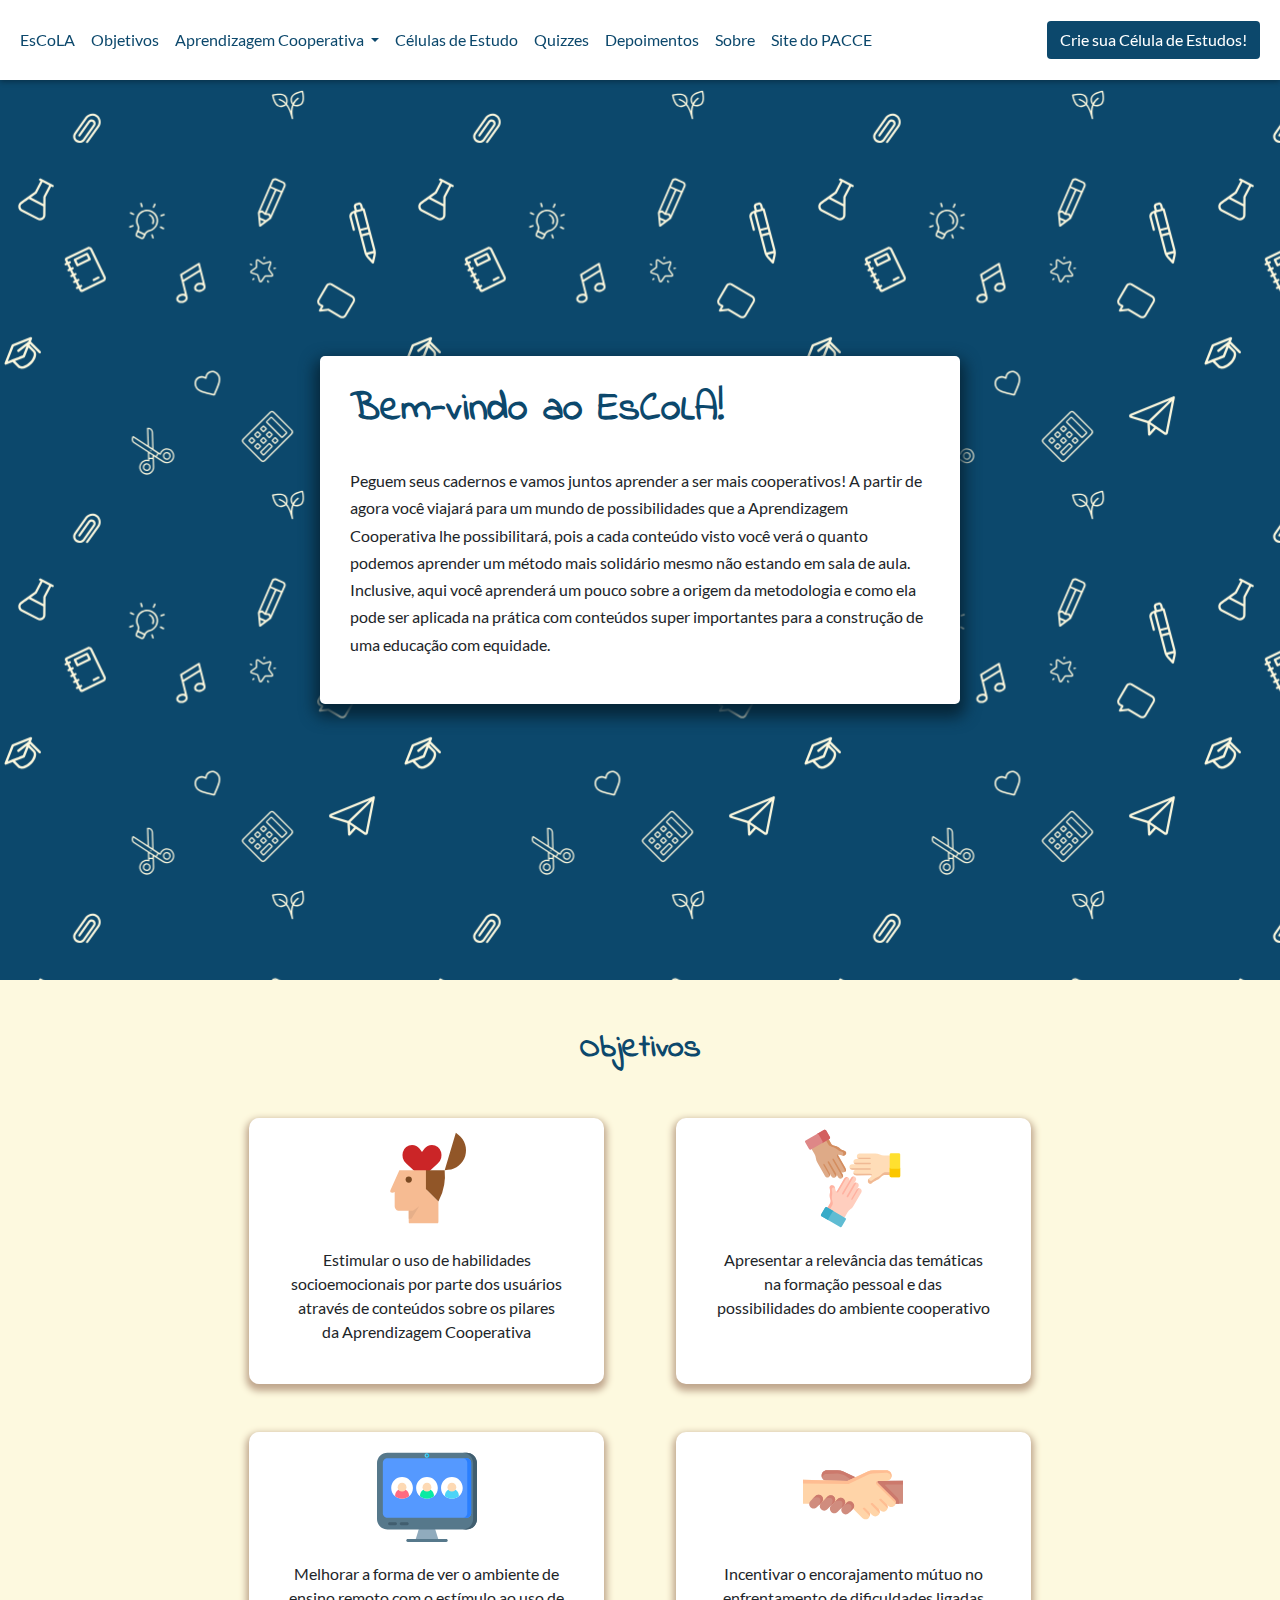
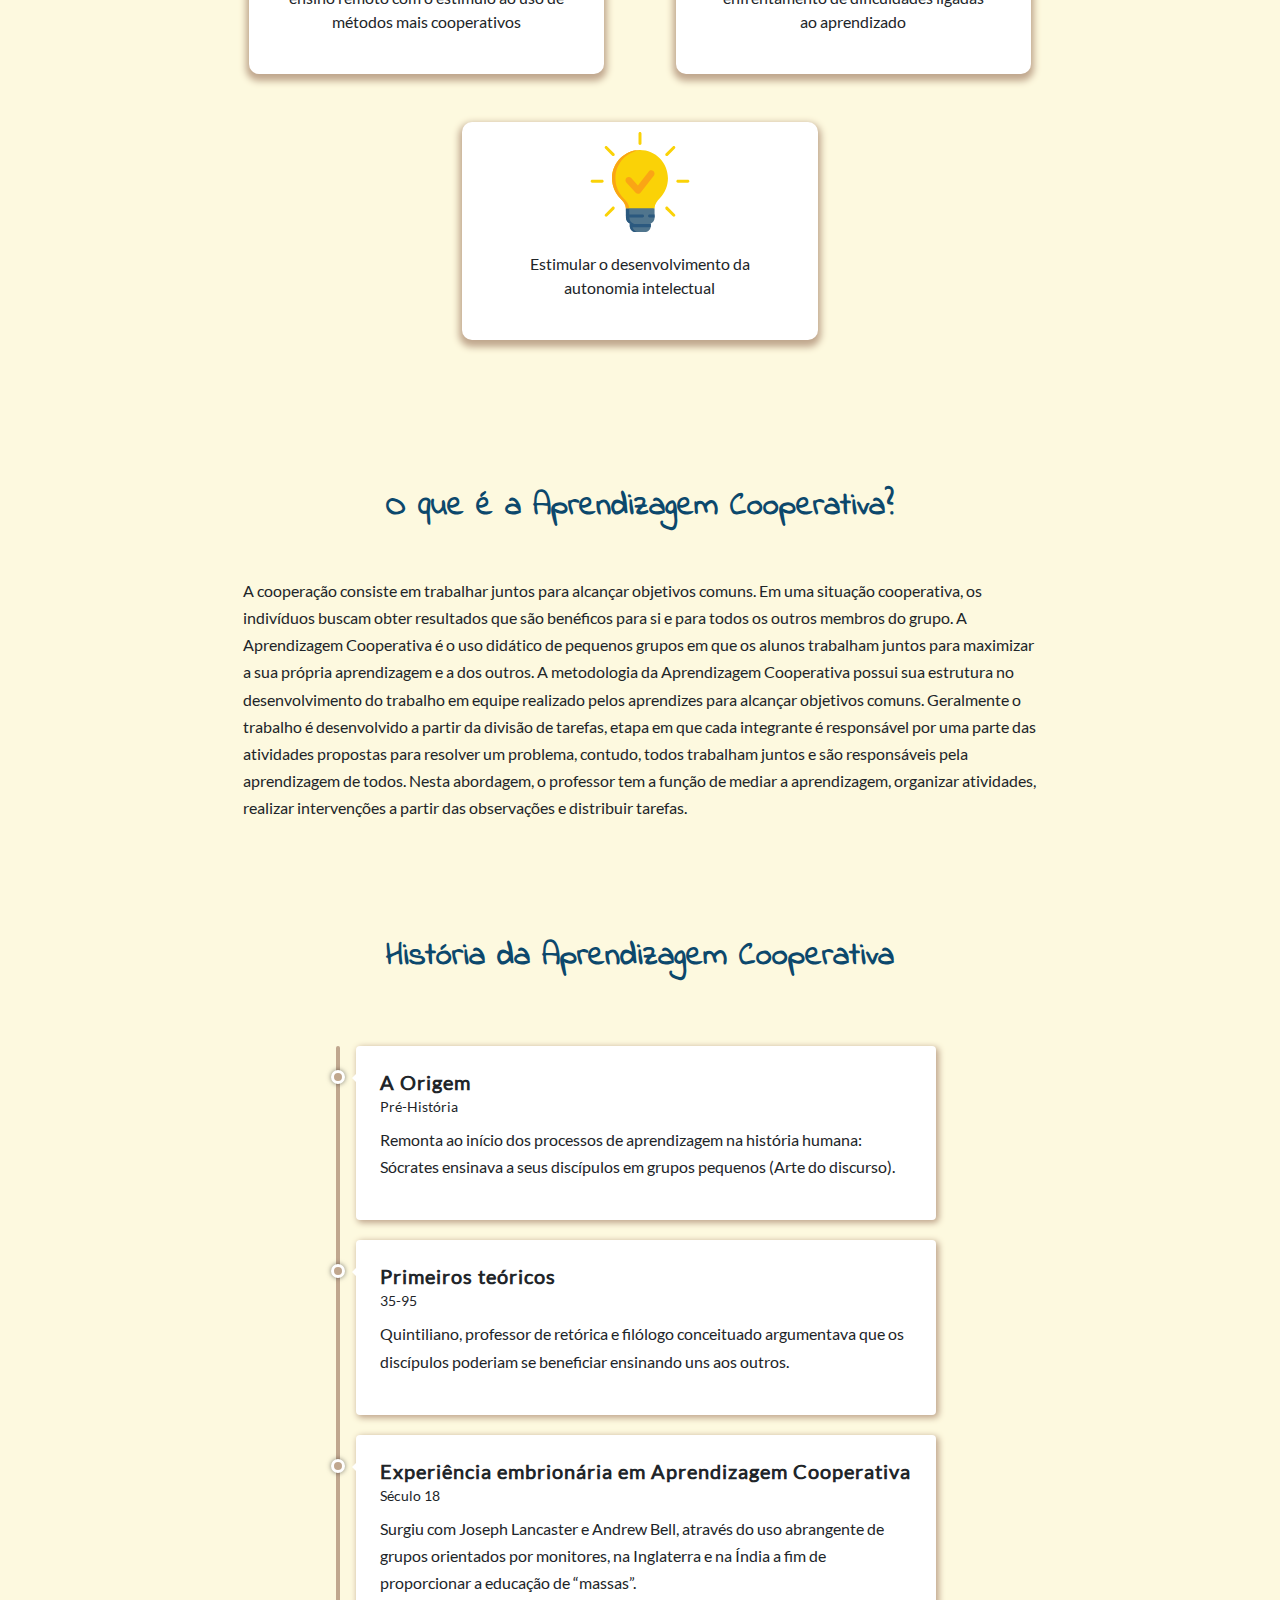
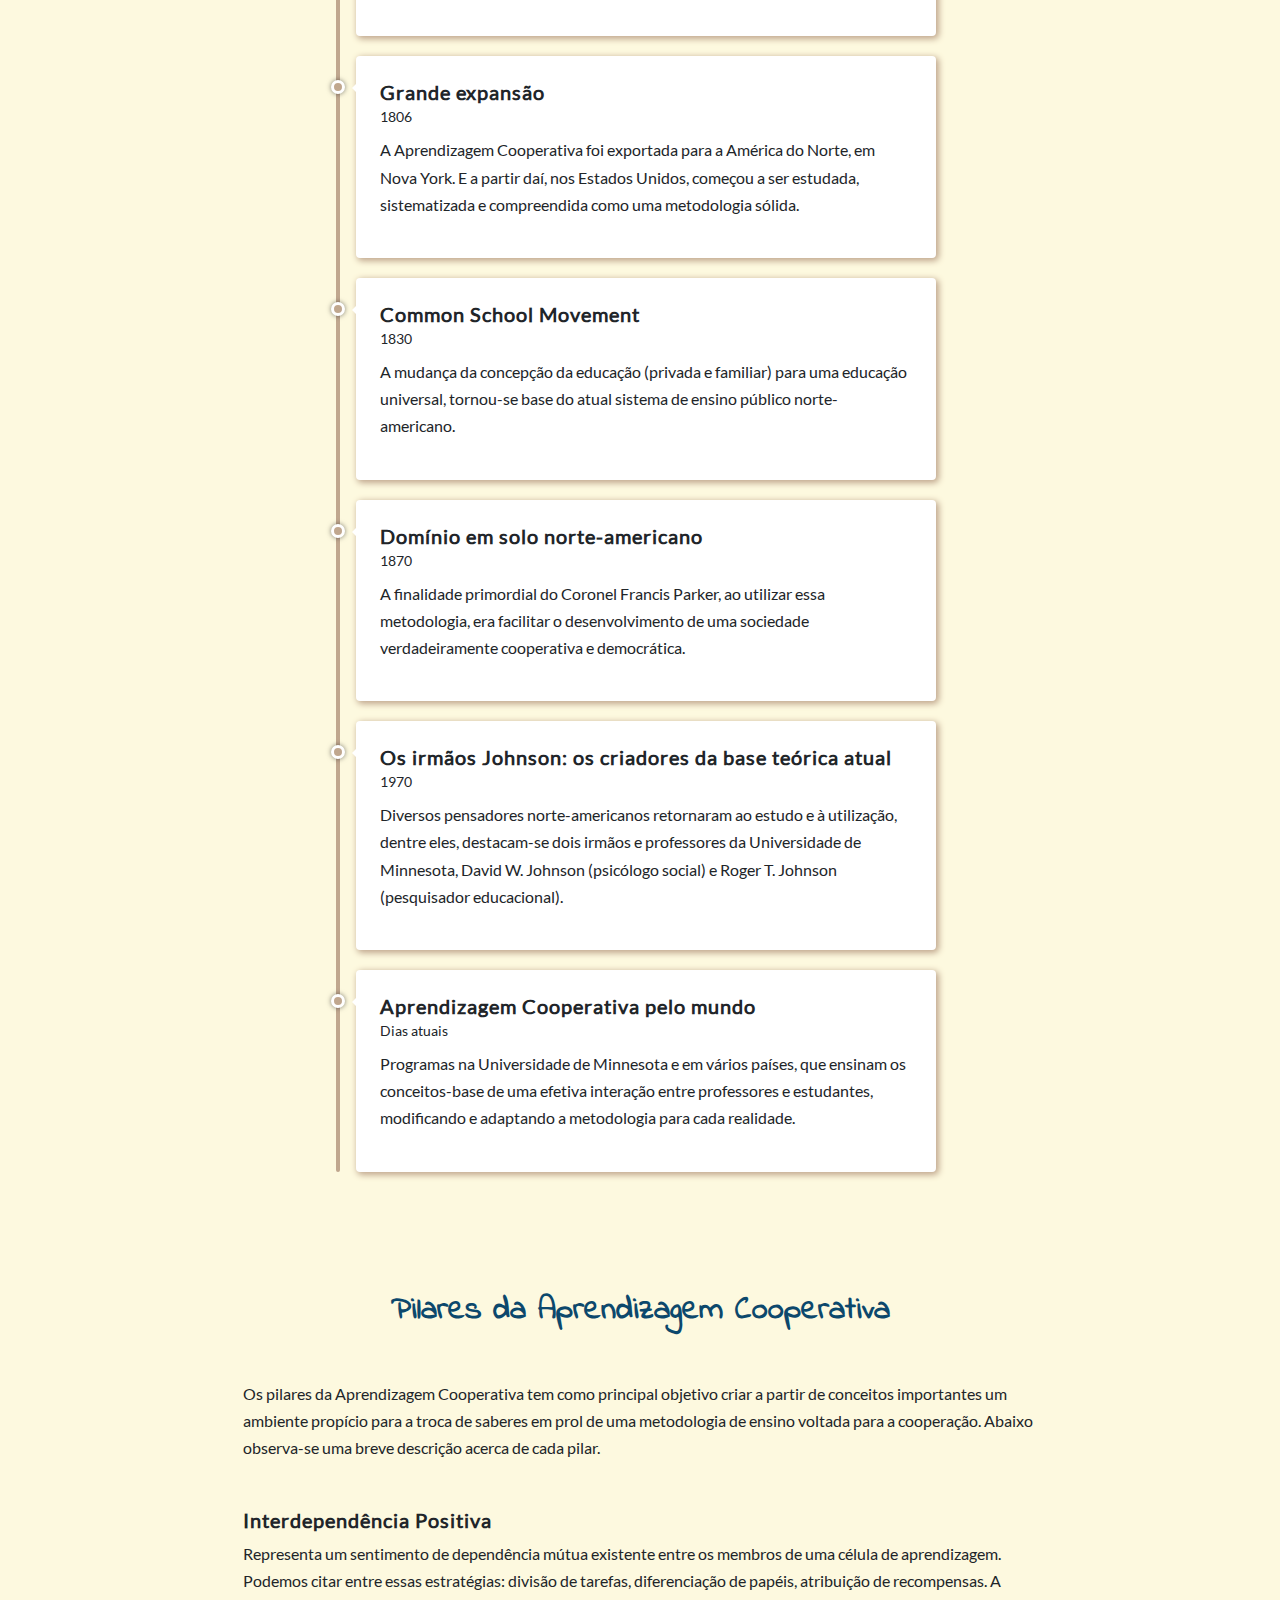
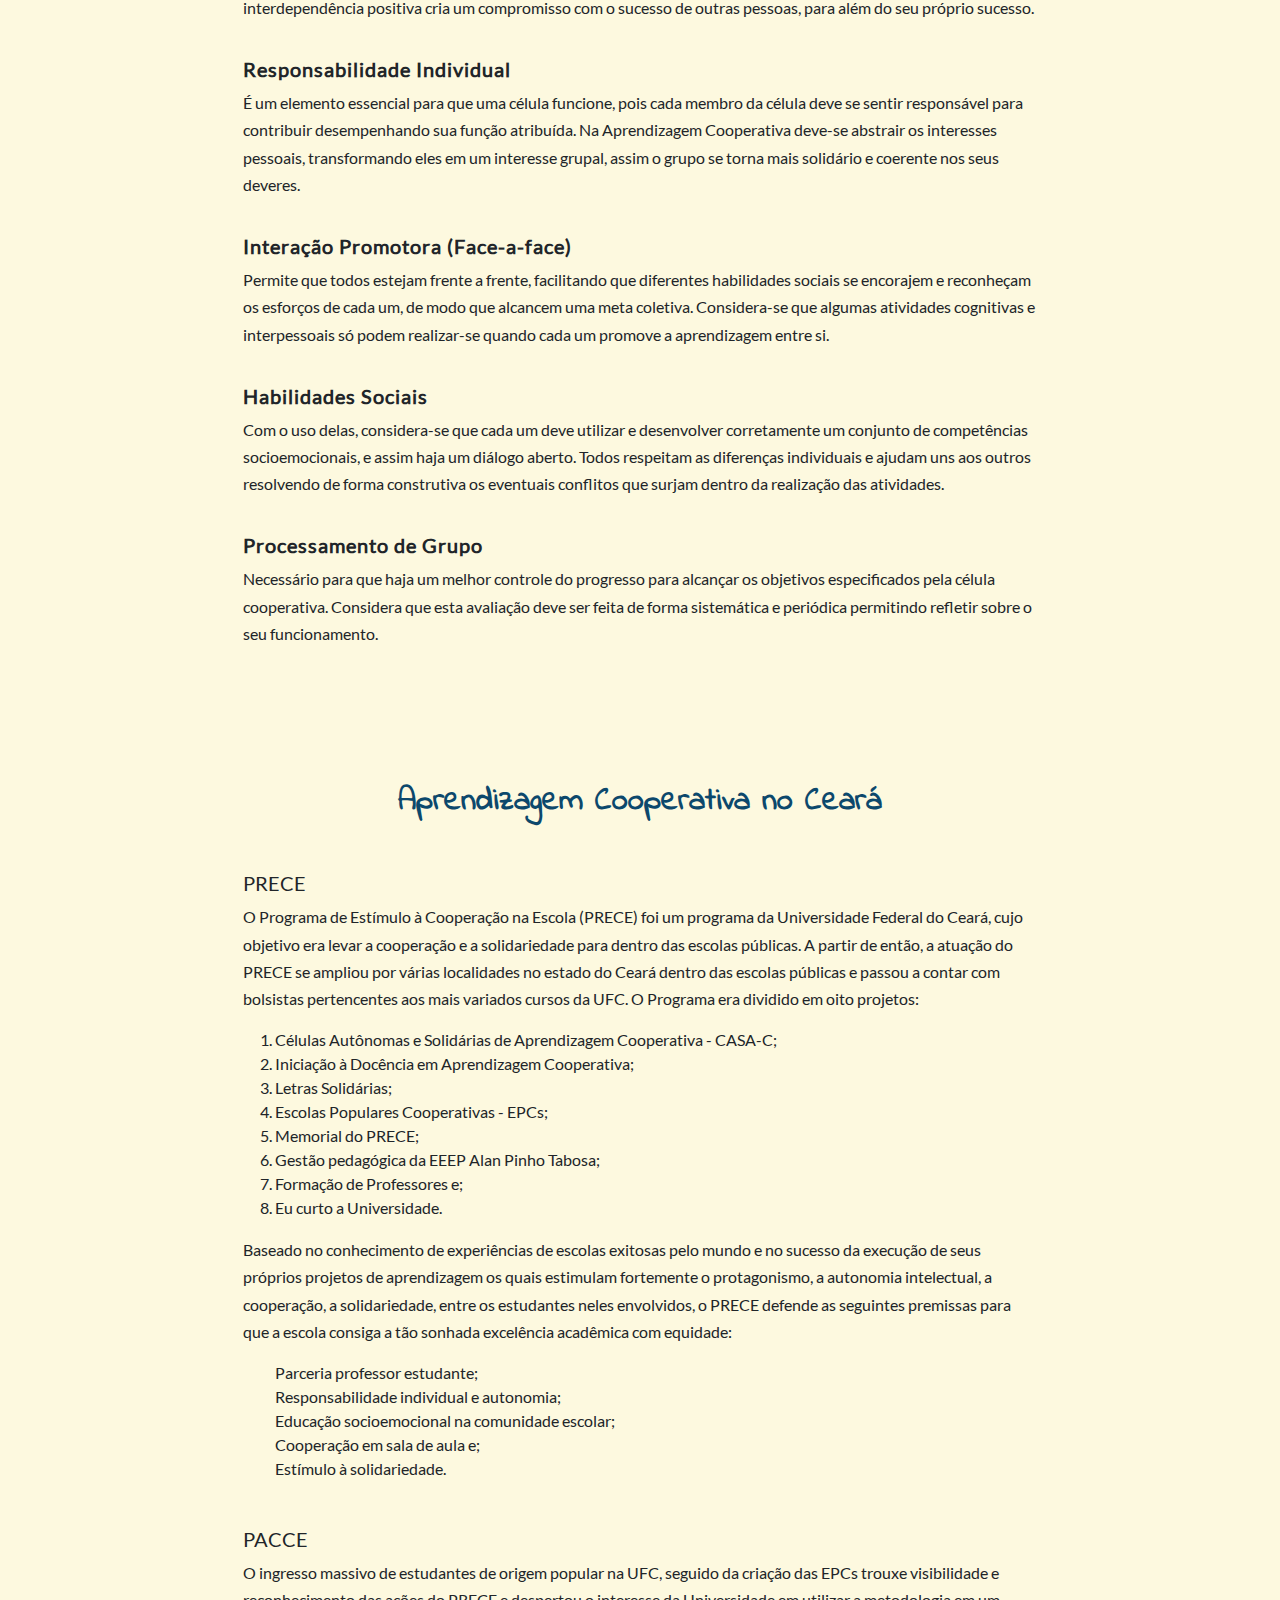
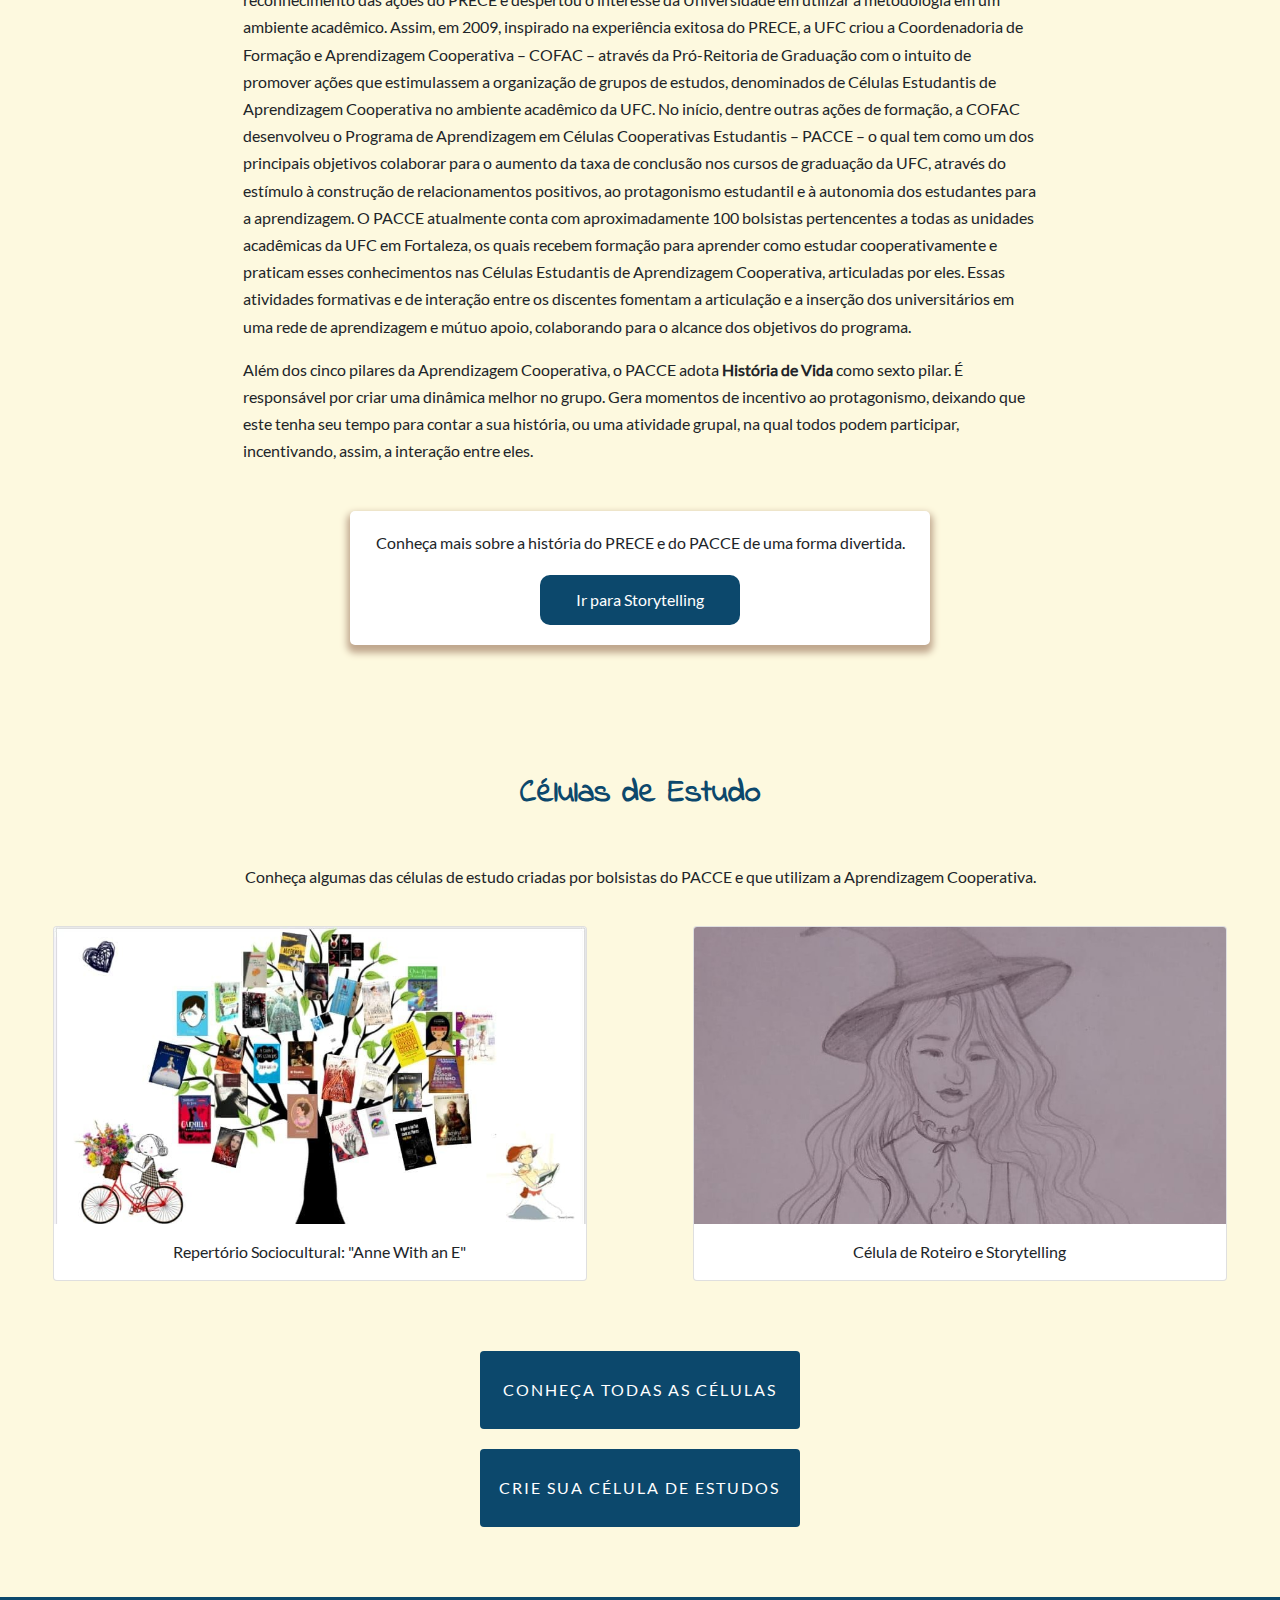
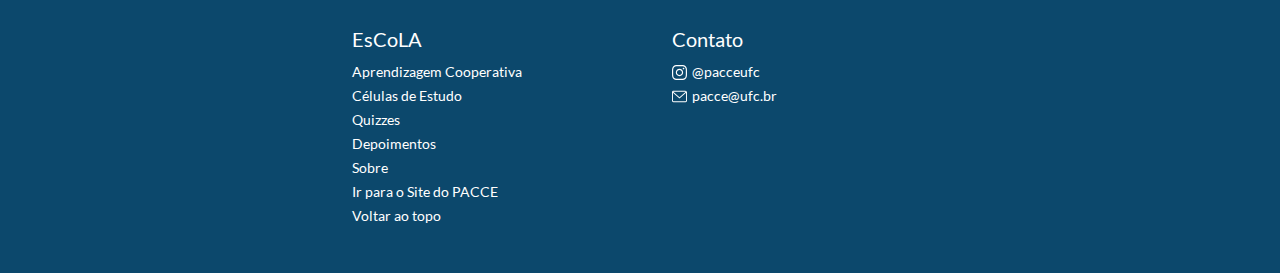
<file: index.html>
<!DOCTYPE html>
<html lang="pt-br">
    <head>
        <meta charset="utf-8">
        <meta name="viewport" content="width=device-width, initial-scale=1">
        <link rel="stylesheet" type="text/css" href="css/bootstrap.min.css">
        <script type="text/javascript" src="js/bootstrap.min.js"></script>
        <!--custom css -->
        <link rel="stylesheet" type="text/css" href="css/style.css">
        <title>EsCoLA - Estudos Cooperativos Ligados à Aprendizagem</title>
    </head>

    <body>
        <!-- Navegação -->
        <nav class="navbar navbar-expand-lg sticky-top" id="top">
          <div class="container-fluid topnav">
            <button class="navbar-toggler" type="button" data-bs-toggle="collapse" data-bs-target="#navbarSupportedContent" aria-controls="navbarSupportedContent" aria-expanded="false" aria-label="Toggle navigation">
              <span class="navbar-toggler-icon"><img src="img/menu.svg" width="25"></span>
            </button>
            
            <div class="collapse navbar-collapse" id="navbarSupportedContent">
              <ul class="navbar-nav me-auto mb-2 mb-lg-0">
                <li class="nav-item">
                  <a class="nav-link active" aria-current="page" href="#home">EsCoLA</a>
                </li>
                <li class="nav-item">
                  <a class="nav-link" href="#objetivos">Objetivos</a>
                </li>
                <li class="nav-item dropdown">
                  <a class="nav-link dropdown-toggle" href="#" id="navbarDropdown" role="button" data-bs-toggle="dropdown" aria-expanded="false">
                    Aprendizagem Cooperativa
                  </a>
                  <ul class="dropdown-menu" aria-labelledby="navbarDropdown" style="width: 310px;" align="center">
                    <li><a class="dropdown-item" href="#aprendizagem-cooperativa">O que é a Aprendizagem Cooperativa?</a></li>
                    <li><hr class="dropdown-divider"></li>
                    <li><a class="dropdown-item" href="#historia-ac">Linha do Tempo</a></li>
                    <li><hr class="dropdown-divider"></li>
                    <li><a class="dropdown-item" href="#pilares-ac">Pilares</a></li>
                    <li><hr class="dropdown-divider"></li>
                    <li><a class="dropdown-item" href="#ac-no-ceara">No Ceará</a></li>
                  </ul>
                </li>
                <li class="nav-item">
                  <a class="nav-link" href="#celulas">Células de Estudo</a>
                </li>
                <li class="nav-item">
                  <a class="nav-link" href="quizzes.html">Quizzes</a>
                </li>
                <li class="nav-item">
                  <a class="nav-link" href="depoimentos.html">Depoimentos</a>
                </li>
                <li class="nav-item">
                  <a class="nav-link" href="sobre.html">Sobre</a>
                </li>
                <li class="nav-item">
                  <a class="nav-link" href="http://www.pacce.ufc.br/pacce/">Site do PACCE</a>
                </li>
              </ul>
            </div>
            <div class="button-container">
                <a href="guia-criar-celula.html" class="btn crie-celula">Crie sua Célula de Estudos!</a>
            </div>
          </div>
        </nav>

        <!-- contêiner -->
        <div class="container-fluid full-width">
            <div class="row g-0">
                <div class="col-12">
                    <div id="home">
                        <div class="col-sm-6 apresentacao">
                            <h1 class="main-title">Bem-vindo ao EsCoLA!</h1>
                            <p>Peguem seus cadernos e vamos juntos aprender a ser mais cooperativos! A partir de agora você viajará para um mundo de possibilidades que a Aprendizagem Cooperativa lhe possibilitará, pois a cada conteúdo visto você verá o quanto podemos aprender um método mais solidário mesmo não estando em sala de aula. Inclusive, aqui você aprenderá um pouco sobre a origem da metodologia e como ela pode ser aplicada na prática com conteúdos super importantes para a construção de uma educação com equidade.<p>
                        </div>
                    </div>
                </div>


                <div class="secao" align="center" id="objetivos">
                    <h2 class="titulo">Objetivos</h2>
                    <div class="row g-0">
                        <div class="col-sm-8 mx-auto">
                            <div class="row g-0">
                                <div class="col-sm-5 mx-auto mb-5 objetivo-item">
                                    <img src="img/in-love.svg" class="objetivo-img">
                                    <div class="objetivo-desc">
                                        Estimular o uso de habilidades socioemocionais por parte dos usuários através de conteúdos sobre os pilares da Aprendizagem Cooperativa
                                    </div>
                                </div>
                                <div class="col-sm-5 mx-auto mb-5 objetivo-item">
                                    <img src="img/teamwork.svg" class="objetivo-img">
                                    <div class="objetivo-desc">
                                        Apresentar a relevância das temáticas na formação pessoal e das possibilidades do ambiente cooperativo
                                    </div>
                                </div>
                                <div class="col-sm-5 mx-auto mb-5 objetivo-item">
                                    <img src="img/videoconference.svg" class="objetivo-img">
                                    <div class="objetivo-desc">
                                        Melhorar a forma de ver o ambiente de ensino remoto com o estímulo ao uso de métodos mais cooperativos
                                    </div>
                                </div>
                                <div class="col-sm-5 mx-auto mb-5 objetivo-item">
                                    <img src="img/motivation.svg" class="objetivo-img">
                                    <div class="objetivo-desc">
                                        Incentivar o encorajamento mútuo no enfrentamento de dificuldades ligadas ao aprendizado
                                    </div>
                                </div>
                                <div class="col-sm-5 mx-auto mb-5 objetivo-item">
                                    <img src="img/lamp.svg" class="objetivo-img">
                                    <div class="objetivo-desc">
                                        Estimular o desenvolvimento da autonomia intelectual
                                    </div>
                                </div>
                            </div>
                        </div>
                    </div>
                </div>


                <div id="aprendizagem-cooperativa" align="center" class="secao ac">
                    <div class="row g-0">
                        <h2 class="titulo">O que é a Aprendizagem Cooperativa?</h2>
                        <p class="col-sm-8 mx-auto ac-desc">
                            A cooperação consiste em trabalhar juntos para alcançar objetivos comuns. Em uma situação cooperativa, os indivíduos buscam obter resultados que são benéficos para si e para todos os outros membros do grupo. A Aprendizagem Cooperativa é o uso didático de pequenos grupos em que os alunos trabalham juntos para maximizar a sua própria aprendizagem e a dos outros. A metodologia da Aprendizagem Cooperativa possui sua estrutura no desenvolvimento do trabalho em equipe realizado pelos aprendizes para alcançar objetivos comuns. Geralmente o trabalho é desenvolvido a partir da divisão de tarefas, etapa em que cada integrante é responsável por uma parte das atividades propostas para resolver um problema, contudo, todos trabalham juntos e são responsáveis pela aprendizagem de todos. Nesta abordagem, o professor tem a função de mediar a aprendizagem, organizar atividades, realizar intervenções a partir das observações e distribuir tarefas.
                        </p>
                    </div>
                </div>


                <div id="historia-ac" class="secao hist-ac">
                    <div class="row g-0">
                        <h2 class="titulo">História da Aprendizagem Cooperativa</h2>
                        <div class="col-sm-6 mx-auto">
                            <!-- Timeline -->
                            <ul class="timeline">
                                <li class="timeline-item rounded ml-3 p-4" style="margin-left: 2%;">
                                    <div class="timeline-arrow"></div>
                                    <h2 class="h5 mb-0">A Origem</h2><span class="small text-gray"><i class="fa fa-clock-o mr-1"></i>Pré-História</span>
                                    <p class="text-small mt-2 font-weight-light">Remonta ao início dos processos de aprendizagem na história humana: Sócrates ensinava a seus discípulos em grupos pequenos (Arte do discurso).</p>
                                </li>
                                <li class="timeline-item rounded ml-3 p-4" style="margin-left: 2%;">
                                    <div class="timeline-arrow"></div>
                                    <h2 class="h5 mb-0">Primeiros teóricos</h2><span class="small text-gray"><i class="fa fa-clock-o mr-1"></i>35-95</span>
                                    <p class="text-small mt-2 font-weight-light">Quintiliano, professor de retórica e filólogo conceituado argumentava que os discípulos poderiam se beneficiar ensinando uns aos outros.</p>
                                </li>
                                <li class="timeline-item rounded ml-3 p-4" style="margin-left: 2%;">
                                    <div class="timeline-arrow"></div>
                                    <h2 class="h5 mb-0">Experiência embrionária em Aprendizagem Cooperativa</h2><span class="small text-gray"><i class="fa fa-clock-o mr-1"></i>Século 18</span>
                                    <p class="text-small mt-2 font-weight-light">Surgiu com Joseph Lancaster e Andrew Bell, através do uso abrangente de grupos orientados por monitores, na Inglaterra e na Índia a fim de proporcionar a educação de “massas”.</p>
                                </li>
                                <li class="timeline-item rounded ml-3 p-4" style="margin-left: 2%;">
                                    <div class="timeline-arrow"></div>
                                    <h2 class="h5 mb-0">Grande expansão</h2><span class="small text-gray"><i class="fa fa-clock-o mr-1"></i>1806</span>
                                    <p class="text-small mt-2 font-weight-light">A Aprendizagem Cooperativa foi exportada para a América do Norte, em Nova York. E a partir daí, nos Estados Unidos, começou a ser estudada, sistematizada e compreendida como uma metodologia sólida.</p>
                                </li>
                                <li class="timeline-item rounded ml-3 p-4" style="margin-left: 2%;">
                                    <div class="timeline-arrow"></div>
                                    <h2 class="h5 mb-0">Common School Movement</h2><span class="small text-gray"><i class="fa fa-clock-o mr-1"></i>1830</span>
                                    <p class="text-small mt-2 font-weight-light">A mudança da concepção da educação (privada e familiar) para uma educação universal, tornou-se base do atual sistema de ensino público norte-americano.</p>
                                </li>
                                <li class="timeline-item rounded ml-3 p-4" style="margin-left: 2%;">
                                    <div class="timeline-arrow"></div>
                                    <h2 class="h5 mb-0">Domínio em solo norte-americano</h2><span class="small text-gray"><i class="fa fa-clock-o mr-1"></i>1870</span>
                                    <p class="text-small mt-2 font-weight-light">A finalidade primordial do Coronel Francis Parker, ao utilizar essa metodologia, era facilitar o desenvolvimento de uma sociedade verdadeiramente cooperativa e democrática.</p>
                                </li>
                                <li class="timeline-item rounded ml-3 p-4" style="margin-left: 2%;">
                                    <div class="timeline-arrow"></div>
                                    <h2 class="h5 mb-0">Os irmãos Johnson: os criadores da base teórica atual</h2><span class="small text-gray"><i class="fa fa-clock-o mr-1"></i>1970</span>
                                    <p class="text-small mt-2 font-weight-light">Diversos pensadores norte-americanos retornaram ao estudo e à utilização, dentre eles, destacam-se dois irmãos e professores da Universidade de Minnesota, David W. Johnson (psicólogo social) e Roger T. Johnson (pesquisador educacional).</p>
                                </li>
                                <li class="timeline-item rounded ml-3 p-4" style="margin-left: 2%;">
                                    <div class="timeline-arrow"></div>
                                    <h2 class="h5 mb-0">Aprendizagem Cooperativa pelo mundo</h2><span class="small text-gray"><i class="fa fa-clock-o mr-1"></i>Dias atuais</span>
                                    <p class="text-small mt-2 font-weight-light">Programas na Universidade de Minnesota e em vários países, que ensinam os conceitos-base de uma efetiva interação entre professores e estudantes, modificando e adaptando a metodologia para cada realidade.</p>
                                </li>
                            </ul><!-- End -->
                        </div>
                    </div>
                </div>



                <div id="pilares-ac" class="secao">
                    <div class="row g-0">
                        <h2 class="titulo mx-auto">Pilares da Aprendizagem Cooperativa</h2>
                        <p class="col-sm-8 mx-auto ac-desc">
                            Os pilares da Aprendizagem Cooperativa tem como principal objetivo criar a partir de conceitos importantes um ambiente propício para a troca de saberes em prol de uma metodologia de ensino voltada para a cooperação. Abaixo observa-se uma breve descrição acerca de cada pilar.
                        </p>
                    </div>
                    <div class="pilares">
                        <div class="row g-0 pilar">
                            <div class="col-sm-8 mx-auto ac-desc">
                                <h5>Interdependência Positiva</h5>
                                <p>Representa um sentimento de dependência mútua existente entre os membros de uma célula de aprendizagem. Podemos citar entre essas estratégias: divisão de tarefas, diferenciação de papéis, atribuição de recompensas. A interdependência positiva cria um compromisso com o sucesso de outras pessoas, para além do seu próprio sucesso.</p>
                            </div>
                        </div>
                        <div class="row g-0 pilar">
                            <div class="col-sm-8 mx-auto ac-desc">
                                <h5>Responsabilidade Individual</h5>
                                <p>É um elemento essencial para que uma célula funcione, pois cada membro da célula deve se sentir responsável para contribuir desempenhando sua função atribuída. Na Aprendizagem Cooperativa deve-se abstrair os interesses pessoais, transformando eles em um interesse grupal, assim o grupo se torna mais solidário e coerente nos seus deveres.</p>
                            </div>
                        </div>
                        <div class="row g-0 pilar">
                            <div class="col-sm-8 mx-auto ac-desc">
                                <h5>Interação Promotora (Face-a-face)</h5>
                                <p>Permite que todos estejam frente a frente, facilitando que diferentes habilidades sociais se encorajem e reconheçam os esforços de cada um, de modo que alcancem uma meta coletiva. Considera-se que algumas atividades cognitivas e interpessoais só podem realizar-se quando cada um promove a aprendizagem entre si.</p>
                            </div>
                        </div>
                        <div class="row g-0 pilar">
                            <div class="col-sm-8 mx-auto ac-desc">
                                <h5>Habilidades Sociais</h5>
                                <p>Com o uso delas, considera-se que cada um deve utilizar e desenvolver corretamente um conjunto de competências socioemocionais, e assim haja um diálogo aberto. Todos respeitam as diferenças individuais e ajudam uns aos outros resolvendo de forma construtiva os eventuais conflitos que surjam dentro da realização das atividades.</p>
                            </div>
                        </div>
                        <div class="row g-0 pilar">
                            <div class="col-sm-8 mx-auto ac-desc">
                                <h5>Processamento de Grupo</h5>
                                <p>Necessário para que haja um melhor controle do progresso para alcançar os objetivos especificados pela célula cooperativa. Considera que esta avaliação deve ser feita de forma sistemática e periódica permitindo refletir sobre o seu funcionamento. </p>
                            </div>
                        </div>
                        <!-- <div class="row g-0 pilar-pacce">
                            <div class="col-sm-6 mx-auto ac-desc">
                                <h5>História de Vida</h5>
                                <p>Esse pilar é exclusivo do PACCE, e é responsável por criar uma dinâmica melhor no grupo. Gera momentos de incentivo ao protagonismo, deixando que este tenha seu tempo para contar a sua história, ou uma atividade grupal, na qual todos podem participar, incentivando, assim, a interação entre eles. </p>
                            </div>
                        </div> -->
                    </div>
                </div>



                <div id="ac-no-ceara" class="secao">
                    <div class="row g-0">
                        <h2 class="titulo">Aprendizagem Cooperativa no Ceará</h2>
                        <div class="row g-0 prece" style="margin-bottom: 30px;">
                            <div class="col-sm-8 mx-auto ac-desc">
                                <h5>PRECE</h5>
                                <p>O Programa de Estímulo à Cooperação na Escola (PRECE) foi um programa da Universidade Federal do Ceará, cujo objetivo era levar a cooperação e a solidariedade para dentro das escolas públicas. A partir de então, a atuação do PRECE se ampliou por várias localidades no estado do Ceará dentro das escolas públicas e passou a contar com bolsistas pertencentes aos mais variados cursos da UFC. O Programa era dividido em oito projetos:</p>
                                <ol>
                                    <li>Células Autônomas e Solidárias de Aprendizagem Cooperativa - CASA-C;</li>
                                    <li>Iniciação à Docência em Aprendizagem Cooperativa;</li>
                                    <li>Letras Solidárias;</li>
                                    <li>Escolas Populares Cooperativas - EPCs;</li>
                                    <li>Memorial do PRECE;</li>
                                    <li>Gestão pedagógica da EEEP Alan Pinho Tabosa;</li>
                                    <li>Formação de Professores e;</li>
                                    <li>Eu curto a Universidade.</li>
                                </ol>
                                <p>Baseado no conhecimento de experiências de escolas exitosas pelo mundo e no sucesso da execução de seus próprios projetos de aprendizagem os quais estimulam fortemente o protagonismo, a autonomia intelectual, a cooperação, a solidariedade, entre os estudantes neles envolvidos, o PRECE defende as seguintes premissas para que a escola consiga a tão sonhada excelência acadêmica com equidade:</p>
                                <ul style="list-style-type: none;">
                                    <li>Parceria professor estudante;</li>
                                        <li>Responsabilidade individual e autonomia;</li>
                                        <li>Educação socioemocional na comunidade escolar;</li>
                                        <li>Cooperação em sala de aula e;</li>
                                        <li>Estímulo à solidariedade.</li>
                                    </ul>
                                </div>
                        </div>
                        <div class="row g-0 pacce">
                            <div class="col-sm-8 mx-auto ac-desc">
                                <h5>PACCE</h5>
                                <p>O ingresso massivo de estudantes de origem popular na UFC, seguido da criação das EPCs trouxe visibilidade e reconhecimento das ações do PRECE e despertou o interesse da Universidade em utilizar a metodologia em um ambiente acadêmico. Assim, em 2009, inspirado na experiência exitosa do PRECE, a UFC criou a Coordenadoria de Formação e Aprendizagem Cooperativa – COFAC – através da Pró-Reitoria de Graduação com o intuito de promover ações que estimulassem a organização de grupos de estudos, denominados de Células Estudantis de Aprendizagem Cooperativa no ambiente acadêmico da UFC. No início, dentre outras ações de formação, a COFAC desenvolveu o Programa de Aprendizagem em Células Cooperativas Estudantis – PACCE – o qual tem como um dos principais objetivos colaborar para o aumento da taxa de conclusão nos cursos de graduação da UFC, através do estímulo à construção de relacionamentos positivos, ao protagonismo estudantil e à autonomia dos estudantes para a aprendizagem. O PACCE atualmente conta com aproximadamente 100 bolsistas pertencentes a todas as unidades acadêmicas da UFC em Fortaleza, os quais recebem formação para aprender como estudar cooperativamente e praticam esses conhecimentos nas Células Estudantis de Aprendizagem Cooperativa, articuladas por eles. Essas atividades formativas e de interação entre os discentes fomentam a articulação e a inserção dos universitários em uma rede de aprendizagem e mútuo apoio, colaborando para o alcance dos objetivos do programa.</p>
                                <p>Além dos cinco pilares da Aprendizagem Cooperativa, o PACCE adota <b>História de Vida</b> como sexto pilar. É responsável por criar uma dinâmica melhor no grupo. Gera momentos de incentivo ao protagonismo, deixando que este tenha seu tempo para contar a sua história, ou uma atividade grupal, na qual todos podem participar, incentivando, assim, a interação entre eles.</p>
                            </div>
                        </div>
                        <div class="row g-0 storytelling">
                            <div class="col-sm-6 mx-auto ac-desc">
                                <div class="convite-area" align="center">
                                    Conheça mais sobre a história do PRECE e do PACCE de uma forma divertida.
                                    <br>
                                    <a href="storytelling.html">Ir para Storytelling</a>
                                </div>
                            </div>
                        </div>
                    </div>
                </div>


                <div id="celulas" class="secao" align="center">
                  <div class="row g-0">
                    <div class="col-sm mx-auto">
                      <h2 class="titulo">Células de Estudo</h2>
                      <p>Conheça algumas das células de estudo criadas por bolsistas do PACCE e que utilizam a Aprendizagem Cooperativa.</p>
                    </div>
                  </div>
                   <div class="row g-0">
                    <div class="col-sm-5 mx-auto">
                      <div class="card cell-card">
                        <img src="img/celulas/repertorio-sociocultural.jpg" class="card-img-top" alt="...">
                        <div class="card-body">
                            Repertório Sociocultural: "Anne With an E"
                        </div>
                      </div>
                    </div>
                    <div class="col-sm-5 mx-auto">
                      <div class="card cell-card">
                        <img src="img/celulas/storytelling.jpg" class="card-img-top" alt="...">
                        <div class="card-body">
                            Célula de Roteiro e Storytelling
                        </div>
                      </div>
                    </div>
                  </div>
                  <div class="row g-0">
                      <div class="col-sm-5 mx-auto cell-link-area">
                          <a class="btn cell-links" href="http://www.pacce.ufc.br/pacce/celulas" role="button" target="_blank">CONHEÇA TODAS AS CÉLULAS</a>
                          <a class="btn cell-links" href="guia-criar-celula.html" role="button">CRIE SUA CÉLULA DE ESTUDOS</a>
                      </div>
                  </div>
                </div>

                <footer>
                    <div class="row g-0">
                        <div class="col-sm-6 mx-auto">
                            <div class="row g-0">
                                <div class="col-sm-6 mx-auto">
                                    <ul style="list-style-type: none;">
                                        <li><h5>EsCoLA</h5></li>
                                        <li><a href="index.html#aprendizagem-cooperativa">Aprendizagem Cooperativa</a></li>
                                        <li><a href="index.html#celulas">Células de Estudo</a></li>
                                        <li><a href="quizzes.html">Quizzes</a></li>
                                        <li><a href="depoimentos.html">Depoimentos</a></li>
                                        <li><a href="sobre.html">Sobre</a></li>
                                        <li><a href="http://www.pacce.ufc.br/pacce/">Ir para o Site do PACCE</a></li>
                                        <li><a href="#top">Voltar ao topo</a></li>
                                    </ul>
                                </div>
                                <div class="col-sm-6 mx-auto">
                                    <ul style="list-style-type: none;">
                                        <li><h5>Contato</h5></li>
                                        <li><span><img src="img/contato/instagram.svg"></span><a href="https://www.instagram.com/pacceufc/">@pacceufc</a></li>
                                        <li><span><img src="img/contato/envelope.svg"></span><a href="mailto:pacce@ufc.br">pacce@ufc.br</a></li>
                                    </ul>
                                </div>
                            </div>
                        </div>
                    </div>
                </footer>
            </div>
        </div>
    </body>
</html>
</file>
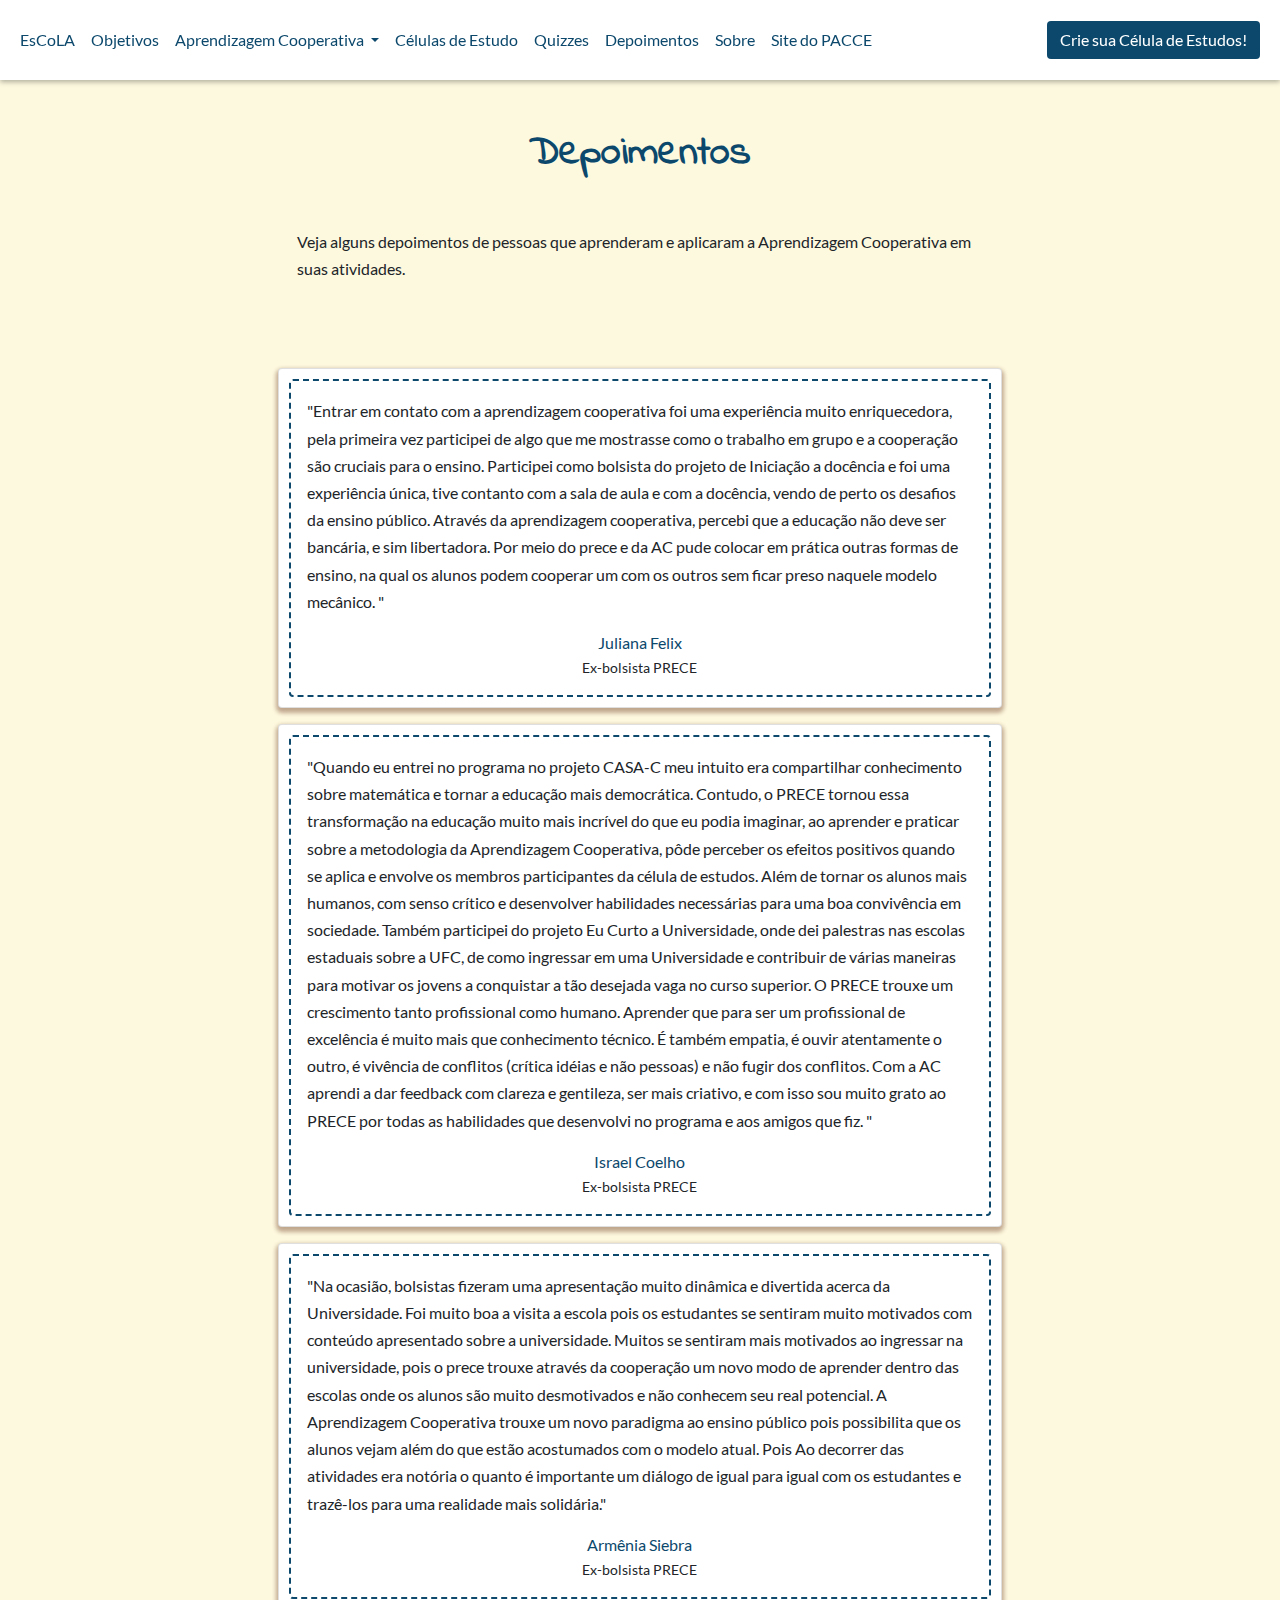
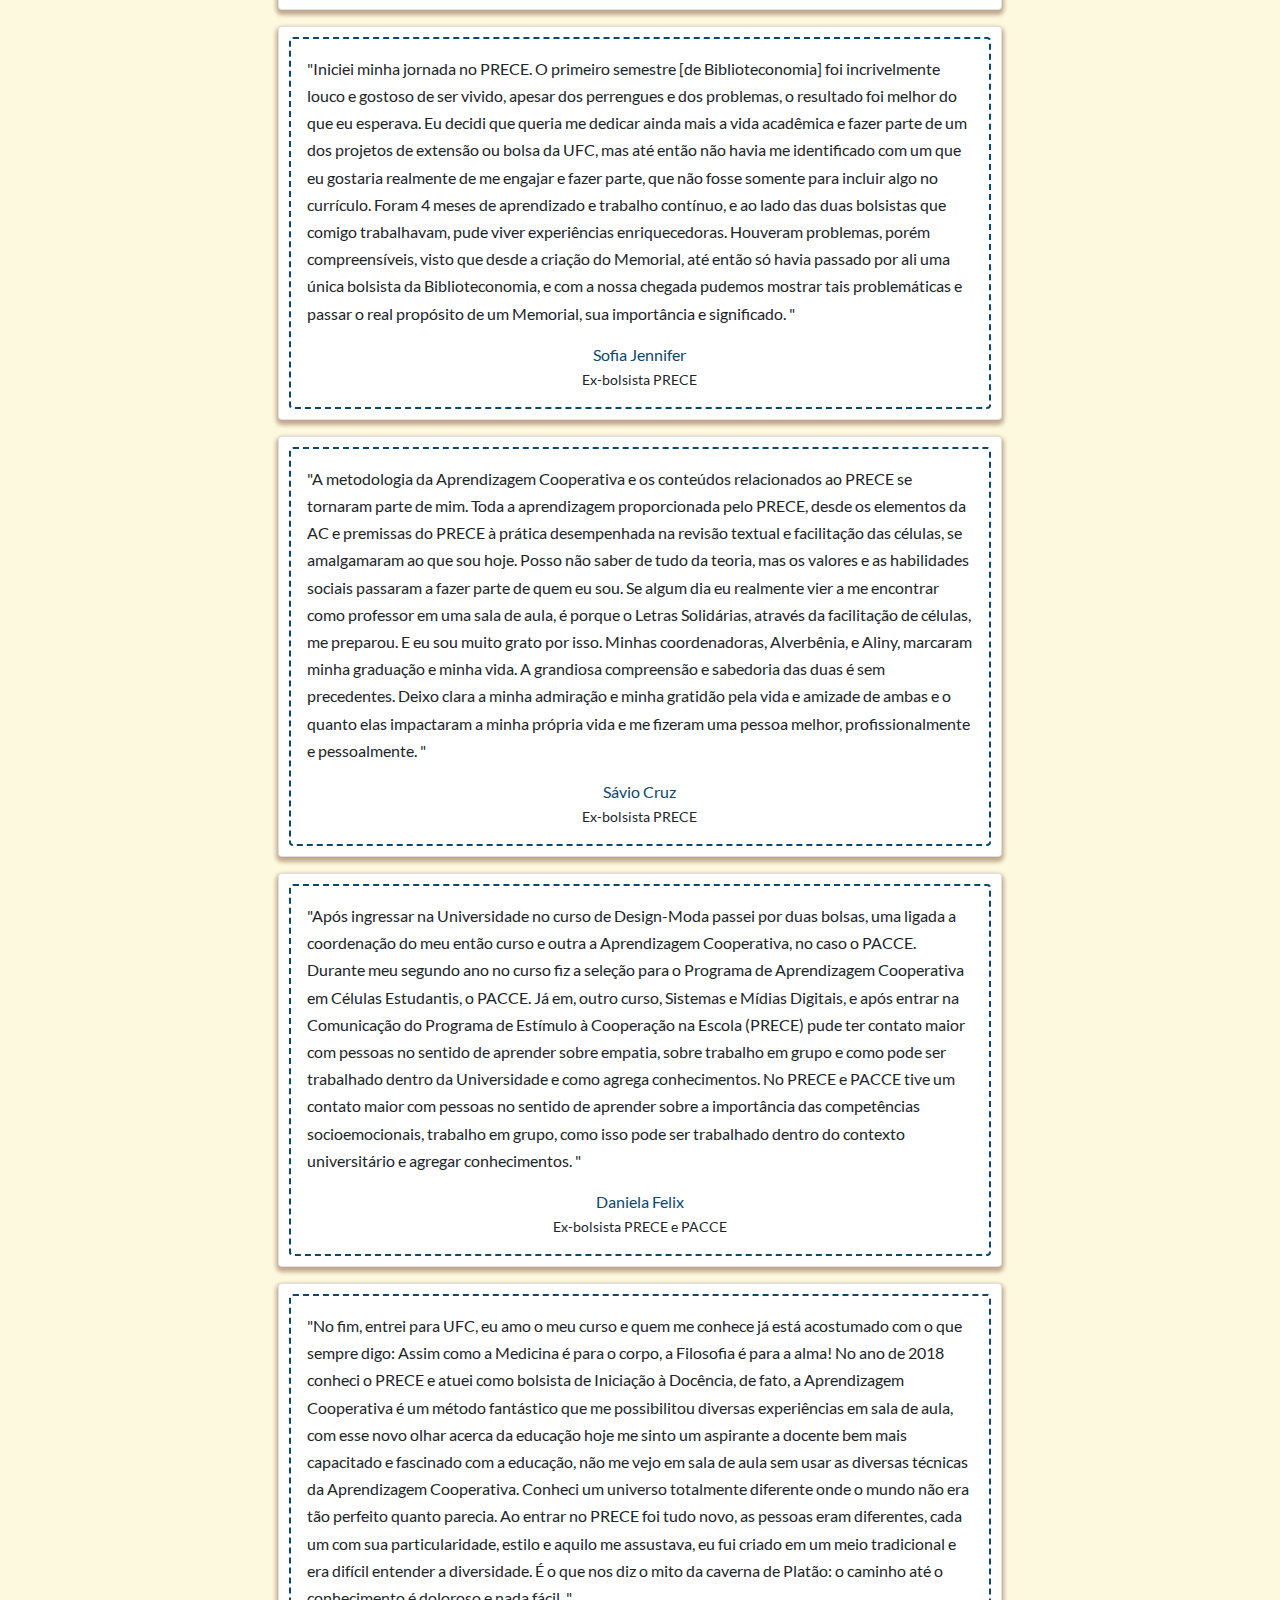
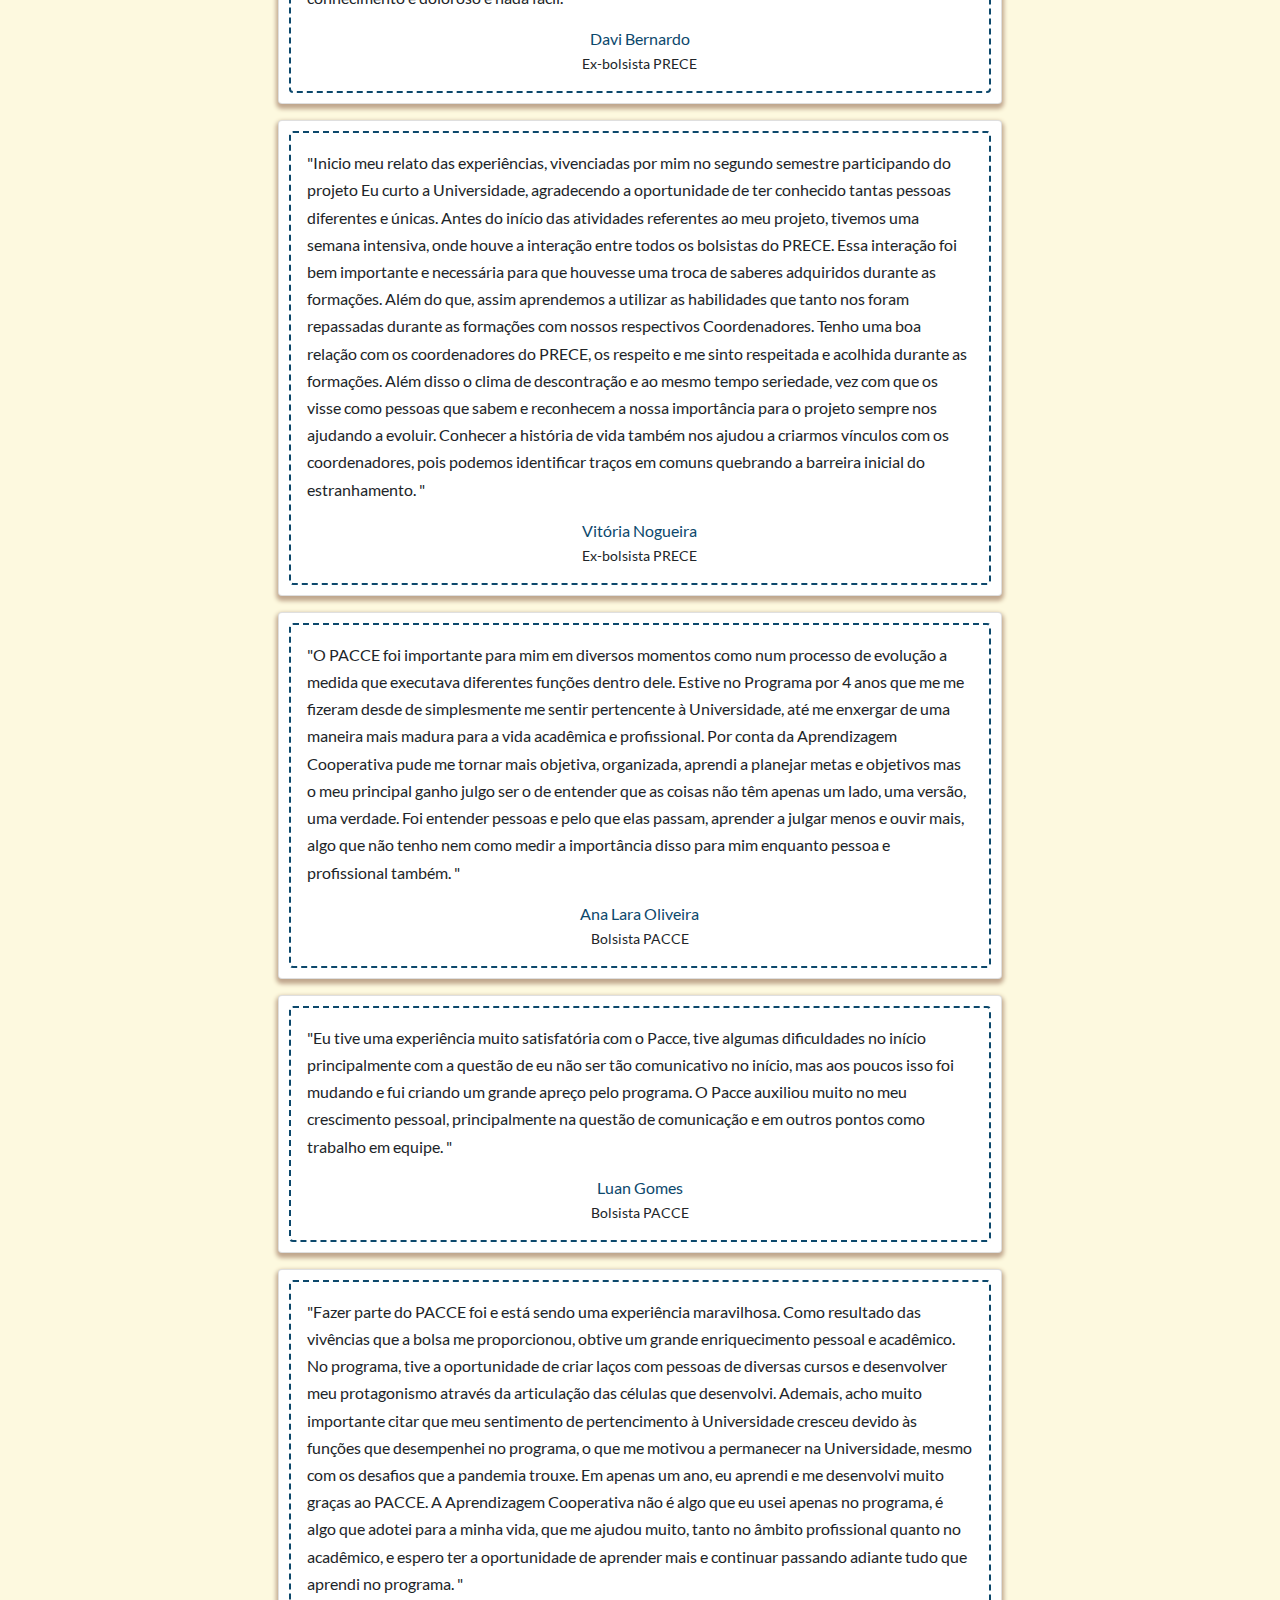
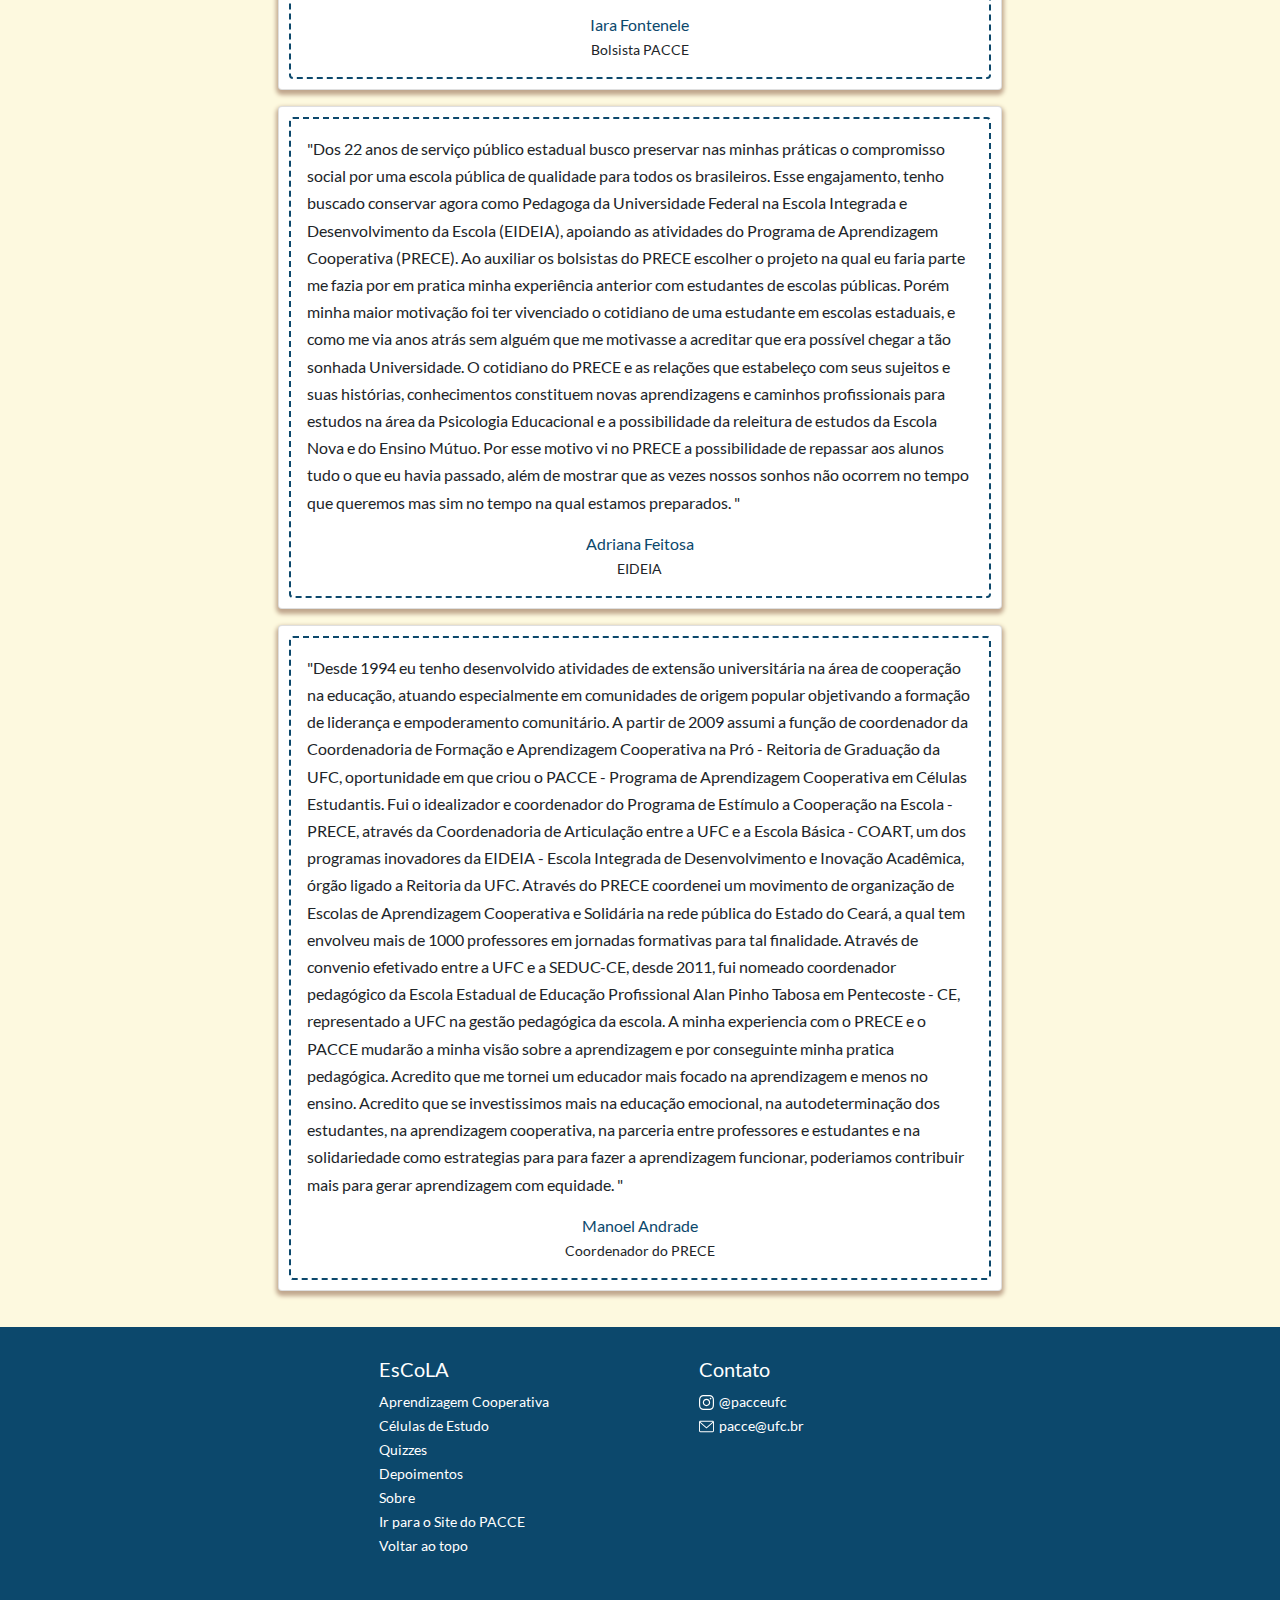
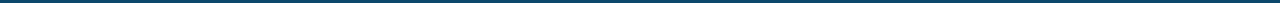
<file: depoimentos.html>
<!DOCTYPE html>
<html lang="pt-br">
    <head>
        <meta charset="utf-8">
        <meta name="viewport" content="width=device-width, initial-scale=1">
        <link rel="stylesheet" type="text/css" href="css/bootstrap.min.css">
        <script type="text/javascript" src="js/bootstrap.min.js"></script>
        <!--custom css -->
        <link rel="stylesheet" type="text/css" href="css/style.css">
        <title>EsCoLA - Estudos Cooperativos Ligados à Aprendizagem</title>
    </head>

    <body>
        <!-- Navegação -->
        <nav class="navbar navbar-expand-lg sticky-top" id="top">
          <div class="container-fluid topnav">
            <button class="navbar-toggler" type="button" data-bs-toggle="collapse" data-bs-target="#navbarSupportedContent" aria-controls="navbarSupportedContent" aria-expanded="false" aria-label="Toggle navigation">
              <span class="navbar-toggler-icon"><img src="img/menu.svg" width="25"></span>
            </button>
            
            <div class="collapse navbar-collapse" id="navbarSupportedContent">
              <ul class="navbar-nav me-auto mb-2 mb-lg-0">
                <li class="nav-item">
                  <a class="nav-link active" aria-current="page" href="index.html#home">EsCoLA</a>
                </li>
                <li class="nav-item">
                  <a class="nav-link" href="index.html#objetivos">Objetivos</a>
                </li>
                <li class="nav-item dropdown">
                  <a class="nav-link dropdown-toggle" href="#" id="navbarDropdown" role="button" data-bs-toggle="dropdown" aria-expanded="false">
                    Aprendizagem Cooperativa
                  </a>
                  <ul class="dropdown-menu" aria-labelledby="navbarDropdown" style="width: 310px;" align="center">
                    <li><a class="dropdown-item" href="index.html#aprendizagem-cooperativa">O que é a Aprendizagem Cooperativa?</a></li>
                    <li><hr class="dropdown-divider"></li>
                    <li><a class="dropdown-item" href="index.html#historia-ac">Linha do Tempo</a></li>
                    <li><hr class="dropdown-divider"></li>
                    <li><a class="dropdown-item" href="index.html#pilares-ac">Pilares</a></li>
                    <li><hr class="dropdown-divider"></li>
                    <li><a class="dropdown-item" href="index.html#ac-no-ceara">No Ceará</a></li>
                  </ul>
                </li>
                <li class="nav-item">
                  <a class="nav-link" href="index.html#celulas">Células de Estudo</a>
                </li>
                <li class="nav-item">
                  <a class="nav-link" href="quizzes.html">Quizzes</a>
                </li>
                <li class="nav-item">
                  <a class="nav-link" href="depoimentos.html">Depoimentos</a>
                </li>
                <li class="nav-item">
                  <a class="nav-link" href="sobre.html">Sobre</a>
                </li>
                <li class="nav-item">
                  <a class="nav-link" href="http://www.pacce.ufc.br/pacce/">Site do PACCE</a>
                </li>
              </ul>
            </div>
            <div class="button-container">
                <a href="guia-criar-celula.html" class="btn crie-celula">Crie sua Célula de Estudos!</a>
            </div>
          </div>
        </nav>

        <!-- contêiner -->
        <div class="container-fluid full-width">
            <div class="row g-0">
                <div align="center" class="secao">
                    <div class="row g-0">
                        <h1 class="titulo">Depoimentos</h1>
                        <p class="col-sm-7 mx-auto ac-desc">
                            Veja alguns depoimentos de pessoas que aprenderam e aplicaram a Aprendizagem Cooperativa em suas atividades.
                        </p>
                    </div>
                </div>

                <div class="depoimentos">
                    <div class="row g-0">
                        <div class="col-sm-7 mx-auto">
                            <div class="row g-0">

                                <div class="card depoimento mb-3 mx-auto">
                                  <div class="card-body">
                                    <p>"Entrar em contato com a aprendizagem cooperativa foi uma experiência muito enriquecedora, pela primeira vez participei de algo que me mostrasse como o trabalho em grupo e a cooperação são cruciais para o ensino. Participei como bolsista do projeto de Iniciação a docência e foi uma experiência única, tive contanto com a sala de aula e com a docência, vendo de perto os desafios da ensino público. Através da aprendizagem cooperativa, percebi que a educação não deve ser bancária, e sim libertadora. Por meio do prece e da AC pude colocar em prática outras formas de ensino, na qual os alunos podem cooperar um com os outros sem ficar preso naquele modelo mecânico. "</p>
                                    <div class="depo-info">
                                      <div class="card-text nome" align="center">Juliana Felix</div>
                                      <div class="card-text" align="center"><small>Ex-bolsista PRECE</small></div>
                                    </div>
                                  </div>
                                </div>

                                <div class="card depoimento mb-3 mx-auto">
                                  <div class="card-body">
                                    <p>"Quando eu entrei no programa no projeto CASA-C meu intuito era compartilhar conhecimento sobre matemática e tornar a educação mais democrática. Contudo, o PRECE tornou essa transformação na educação muito mais incrível do que eu podia imaginar, ao aprender e praticar sobre a metodologia da Aprendizagem Cooperativa, pôde perceber os efeitos positivos quando se aplica e envolve os membros participantes da célula de estudos. Além de tornar os alunos mais humanos, com senso crítico e desenvolver habilidades necessárias para uma boa convivência em sociedade. Também participei do projeto Eu Curto a Universidade, onde dei palestras nas escolas estaduais sobre a UFC, de como ingressar em uma Universidade e contribuir de várias maneiras para motivar os jovens a conquistar a tão desejada vaga no curso superior. O PRECE trouxe um crescimento tanto profissional como humano. Aprender que para ser um profissional de excelência é muito mais que conhecimento técnico. É também empatia, é ouvir atentamente o outro, é vivência de conflitos (crítica idéias e não pessoas) e não fugir dos conflitos. Com a AC aprendi a dar feedback com clareza e gentileza,  ser mais criativo, e com isso sou muito grato ao PRECE por todas as habilidades que desenvolvi no programa e aos amigos que fiz. "</p>
                                    <div class="depo-info">
                                      <div class="card-text nome" align="center">Israel Coelho</div>
                                      <div class="card-text" align="center"><small>Ex-bolsista PRECE</small></div>
                                    </div>
                                  </div>
                                </div>

                                <div class="card depoimento mb-3 mx-auto">
                                  <div class="card-body">
                                    <p>"Na ocasião, bolsistas fizeram uma apresentação muito dinâmica e divertida acerca da Universidade. Foi muito boa a visita a escola pois os estudantes se sentiram muito motivados com conteúdo apresentado sobre a universidade. Muitos se sentiram mais motivados ao ingressar na universidade, pois o prece trouxe através da cooperação um novo modo de aprender dentro das escolas onde os alunos são muito desmotivados e não conhecem seu real potencial. A Aprendizagem Cooperativa trouxe um novo paradigma ao ensino público pois possibilita que os alunos vejam além do que estão acostumados com o modelo atual. Pois Ao decorrer das atividades era notória o quanto é importante um diálogo de igual para igual com os estudantes e trazê-los para uma realidade mais solidária."</p>
                                    <div class="depo-info">
                                      <div class="card-text nome" align="center">Armênia Siebra</div>
                                      <div class="card-text" align="center"><small>Ex-bolsista PRECE</small></div>
                                    </div>
                                  </div>
                                </div>

                                <div class="card depoimento mb-3 mx-auto">
                                  <div class="card-body">
                                    <p>"Iniciei minha jornada no PRECE. O primeiro semestre [de Biblioteconomia] foi incrivelmente louco e gostoso de ser vivido, apesar dos perrengues e dos problemas, o resultado foi melhor do que eu esperava. Eu decidi que queria me dedicar ainda mais a vida acadêmica e fazer parte de um dos projetos de extensão ou bolsa da UFC, mas até então não havia me identificado com um que eu gostaria realmente de me engajar e fazer parte, que não fosse somente para incluir algo no currículo. Foram 4 meses de aprendizado e trabalho contínuo, e ao lado das duas bolsistas que comigo trabalhavam, pude viver experiências enriquecedoras. Houveram problemas, porém compreensíveis, visto que desde a criação do Memorial, até então só havia passado por ali uma única bolsista da Biblioteconomia, e com a nossa chegada pudemos mostrar tais problemáticas e passar o real propósito de um Memorial, sua importância e significado. "</p>
                                    <div class="depo-info">
                                      <div class="card-text nome" align="center">Sofia Jennifer</div>
                                      <div class="card-text" align="center"><small>Ex-bolsista PRECE</small></div>
                                    </div>
                                  </div>
                                </div>

                                <div class="card depoimento mb-3 mx-auto">
                                  <div class="card-body">
                                    <p>"A metodologia da Aprendizagem Cooperativa e os conteúdos relacionados ao PRECE se tornaram parte de mim. Toda a aprendizagem proporcionada pelo PRECE, desde os elementos da AC e premissas do PRECE à prática desempenhada na revisão textual e facilitação das células, se amalgamaram ao que sou hoje. Posso não saber de tudo da teoria, mas os valores e as habilidades sociais passaram a fazer parte de quem eu sou. Se algum dia eu realmente vier a me encontrar como professor em uma sala de aula, é porque o Letras Solidárias, através da facilitação de células, me preparou. E eu sou muito grato por isso. Minhas coordenadoras, Alverbênia, e Aliny, marcaram minha graduação e minha vida. A grandiosa compreensão e sabedoria das duas é sem precedentes. Deixo clara a minha admiração e minha gratidão pela vida e amizade de ambas e o quanto elas impactaram a minha própria vida e me fizeram uma pessoa melhor, profissionalmente e pessoalmente. "</p>
                                    <div class="depo-info">
                                      <div class="card-text nome" align="center">Sávio Cruz</div>
                                      <div class="card-text" align="center"><small>Ex-bolsista PRECE</small></div>
                                    </div>
                                  </div>
                                </div>

                                <div class="card depoimento mb-3 mx-auto">
                                  <div class="card-body">
                                    <p>"Após ingressar na Universidade no curso de Design-Moda passei por duas bolsas, uma ligada a coordenação do meu então curso e outra a Aprendizagem Cooperativa, no caso o PACCE. Durante meu segundo ano no curso fiz a seleção para o Programa de Aprendizagem Cooperativa em Células Estudantis, o PACCE. Já em, outro curso, Sistemas e Mídias Digitais, e após entrar na Comunicação do Programa de Estímulo à Cooperação na Escola (PRECE) pude ter contato maior com pessoas no sentido de aprender sobre empatia, sobre trabalho em grupo e como pode ser trabalhado dentro da Universidade e como agrega conhecimentos. No PRECE e PACCE tive um contato maior com pessoas no sentido de aprender sobre a importância das competências socioemocionais, trabalho em grupo, como isso pode ser trabalhado dentro do contexto universitário e agregar conhecimentos. "</p>
                                    <div class="depo-info">
                                      <div class="card-text nome" align="center">Daniela Felix</div>
                                      <div class="card-text" align="center"><small>Ex-bolsista PRECE e PACCE</small></div>
                                    </div>
                                  </div>
                                </div>

                                <div class="card depoimento mb-3 mx-auto">
                                  <div class="card-body">
                                    <p>"No fim, entrei para UFC, eu amo o meu curso e quem me conhece já está acostumado com o que sempre digo: Assim como a Medicina é para o corpo, a Filosofia é para a alma! No ano de 2018 conheci o PRECE e atuei como bolsista de Iniciação à Docência, de fato, a Aprendizagem Cooperativa é um método fantástico que me possibilitou diversas experiências em sala de aula, com esse novo olhar acerca da educação hoje me sinto um aspirante a docente bem mais capacitado e fascinado com a educação, não me vejo em sala de aula sem usar as diversas técnicas da Aprendizagem Cooperativa. Conheci um universo totalmente diferente onde o mundo não era tão perfeito quanto parecia. Ao entrar no PRECE foi tudo novo, as pessoas eram diferentes, cada um com sua particularidade, estilo e aquilo me assustava, eu fui criado em um meio tradicional e era difícil entender a diversidade. É o que nos diz o mito da caverna de Platão: o caminho até o conhecimento é doloroso e nada fácil. "</p>
                                    <div class="depo-info">
                                      <div class="card-text nome" align="center">Davi Bernardo</div>
                                      <div class="card-text" align="center"><small>Ex-bolsista PRECE</small></div>
                                    </div>
                                  </div>
                                </div>

                                <div class="card depoimento mb-3 mx-auto">
                                  <div class="card-body">
                                    <p>"Inicio meu relato das experiências, vivenciadas por mim no segundo semestre participando do projeto Eu curto a Universidade, agradecendo a oportunidade de ter conhecido tantas pessoas diferentes e únicas. Antes do início das atividades referentes ao meu projeto, tivemos uma semana intensiva, onde houve a interação entre todos os bolsistas do PRECE. Essa interação foi bem importante e necessária para que houvesse uma troca de saberes adquiridos durante as formações. Além do que, assim aprendemos a utilizar as habilidades que tanto nos foram repassadas durante as formações com nossos respectivos Coordenadores. Tenho uma boa relação com os coordenadores do PRECE, os respeito e me sinto respeitada e acolhida durante as formações. Além disso o clima de descontração e ao mesmo tempo seriedade, vez com que os visse como pessoas que sabem e reconhecem a  nossa importância para o projeto sempre nos ajudando a evoluir. Conhecer a história de vida também nos ajudou a criarmos vínculos com os coordenadores, pois podemos  identificar traços em comuns quebrando a barreira inicial do estranhamento. "</p>
                                    <div class="depo-info">
                                      <div class="card-text nome" align="center">Vitória Nogueira</div>
                                      <div class="card-text" align="center"><small>Ex-bolsista PRECE</small></div>
                                    </div>
                                  </div>
                                </div>

                                <div class="card depoimento mb-3 mx-auto">
                                  <div class="card-body">
                                    <p>"O PACCE foi importante para mim em diversos momentos como num processo de evolução a medida que executava diferentes funções dentro dele. Estive no Programa por 4 anos que me me fizeram desde de simplesmente me sentir pertencente à Universidade, até me enxergar de uma maneira mais madura para a vida acadêmica e profissional. Por conta da Aprendizagem Cooperativa pude me tornar mais objetiva, organizada, aprendi a planejar metas e objetivos mas o meu principal ganho julgo ser o de entender que as coisas não têm apenas um lado, uma versão, uma verdade. Foi entender pessoas e pelo que elas passam, aprender a julgar menos e ouvir mais, algo que não tenho nem como medir a importância disso para mim enquanto pessoa e profissional também. "</p>
                                    <div class="depo-info">
                                      <div class="card-text nome" align="center">Ana Lara Oliveira</div>
                                      <div class="card-text" align="center"><small>Bolsista PACCE</small></div>
                                    </div>
                                  </div>
                                </div>

                                <div class="card depoimento mb-3 mx-auto">
                                  <div class="card-body">
                                    <p>"Eu tive uma experiência muito satisfatória com o Pacce, tive algumas dificuldades no início principalmente com a questão de eu não ser tão comunicativo no início, mas aos poucos isso foi mudando e fui criando um grande apreço pelo programa. O Pacce auxiliou muito no meu crescimento pessoal, principalmente na questão de comunicação e em outros pontos como trabalho em equipe. "</p>
                                    <div class="depo-info">
                                      <div class="card-text nome" align="center">Luan Gomes</div>
                                      <div class="card-text" align="center"><small>Bolsista PACCE</small></div>
                                    </div>
                                  </div>
                                </div>

                                <div class="card depoimento mb-3 mx-auto">
                                  <div class="card-body">
                                    <p>"Fazer parte do PACCE foi e está sendo uma experiência maravilhosa. Como resultado das vivências que a bolsa me proporcionou, obtive um grande enriquecimento pessoal e acadêmico. No programa, tive a oportunidade de criar laços com pessoas de diversas cursos e desenvolver meu protagonismo através da articulação das células que desenvolvi. Ademais, acho muito importante citar que meu sentimento de pertencimento à Universidade cresceu devido às funções que desempenhei no programa, o que me motivou a permanecer na Universidade, mesmo com os desafios que a pandemia trouxe. Em apenas um ano, eu aprendi e me desenvolvi muito graças ao PACCE. A Aprendizagem Cooperativa não é algo que eu usei apenas no programa, é algo que adotei para a minha vida, que me ajudou muito, tanto no âmbito  profissional quanto no acadêmico, e espero ter a oportunidade de aprender mais e continuar passando adiante tudo que aprendi no programa. "</p>
                                    <div class="depo-info">
                                      <div class="card-text nome" align="center">Iara Fontenele</div>
                                      <div class="card-text" align="center"><small>Bolsista PACCE</small></div>
                                    </div>
                                  </div>
                                </div>

                                <div class="card depoimento mb-3 mx-auto">
                                  <div class="card-body">
                                    <p>"Dos 22 anos de serviço público estadual busco preservar nas minhas práticas o compromisso social por uma escola pública de qualidade para todos os brasileiros. Esse engajamento, tenho buscado conservar agora como Pedagoga da Universidade Federal na Escola Integrada e Desenvolvimento da Escola (EIDEIA), apoiando as atividades do Programa de Aprendizagem Cooperativa (PRECE). Ao auxiliar os bolsistas do PRECE escolher o projeto na qual eu faria parte me fazia por em pratica minha experiência anterior com estudantes de escolas públicas. Porém minha maior motivação foi ter vivenciado o cotidiano de uma estudante em escolas estaduais, e como me via anos atrás  sem alguém que me motivasse a acreditar que era possível chegar a tão sonhada  Universidade. O cotidiano do PRECE e as relações que estabeleço com seus sujeitos e suas histórias, conhecimentos constituem novas aprendizagens e caminhos profissionais para estudos na área da Psicologia Educacional e a possibilidade da releitura de estudos da Escola Nova e do Ensino Mútuo. Por esse motivo vi no PRECE a possibilidade de repassar aos alunos tudo  o que eu havia passado, além de mostrar que as vezes nossos sonhos não ocorrem no  tempo que queremos mas sim no tempo na qual estamos preparados. "</p>
                                    <div class="depo-info">
                                      <div class="card-text nome" align="center">Adriana Feitosa</div>
                                      <div class="card-text" align="center"><small>EIDEIA</small></div>
                                    </div>
                                  </div>
                                </div>

                                <div class="card depoimento mb-3 mx-auto">
                                  <div class="card-body">
                                    <p>"Desde 1994 eu tenho desenvolvido atividades de extensão universitária na área de cooperação na educação, atuando especialmente em comunidades de origem popular objetivando a formação de liderança e empoderamento comunitário. A partir de 2009 assumi a função de coordenador da Coordenadoria de Formação e Aprendizagem Cooperativa na Pró - Reitoria de Graduação da UFC, oportunidade em que criou o PACCE - Programa de Aprendizagem Cooperativa em Células Estudantis. Fui o idealizador e coordenador do Programa de Estímulo a Cooperação na Escola - PRECE, através da Coordenadoria de Articulação entre a UFC e a Escola Básica - COART, um dos programas inovadores da EIDEIA - Escola Integrada de Desenvolvimento e Inovação Acadêmica, órgão ligado a Reitoria da UFC. Através do PRECE coordenei um movimento de organização de Escolas de Aprendizagem Cooperativa e Solidária na rede pública do Estado do Ceará, a qual tem envolveu mais de 1000 professores em jornadas formativas para tal finalidade. Através de convenio efetivado entre a UFC e a SEDUC-CE, desde 2011, fui nomeado coordenador pedagógico da Escola Estadual de Educação Profissional Alan Pinho Tabosa em Pentecoste - CE, representado a UFC na gestão pedagógica da escola. A minha experiencia com o PRECE e o PACCE mudarão a minha visão sobre a aprendizagem e por conseguinte minha pratica pedagógica. Acredito que me tornei um educador  mais focado na aprendizagem e menos no ensino. Acredito que se investissimos mais na educação emocional, na autodeterminação dos estudantes, na aprendizagem cooperativa, na parceria entre professores e estudantes e na solidariedade como estrategias para para fazer a aprendizagem funcionar, poderiamos contribuir mais para gerar aprendizagem com equidade. "</p>
                                    <div class="depo-info">
                                      <div class="card-text nome" align="center">Manoel Andrade</div>
                                      <div class="card-text" align="center"><small>Coordenador do PRECE</small></div>
                                    </div>
                                  </div>
                                </div>

                            </div>
                        </div>
                    </div>
                </div>

                <footer>
                    <div class="row g-0">
                        <div class="col-sm-6 mx-auto">
                            <div class="row g-0">
                                <div class="col-sm-5 mx-auto">
                                    <ul style="list-style-type: none;">
                                        <li><h5>EsCoLA</h5></li>
                                        <li><a href="index.html#aprendizagem-cooperativa">Aprendizagem Cooperativa</a></li>
                                        <li><a href="index.html#celulas">Células de Estudo</a></li>
                                        <li><a href="quizzes.html">Quizzes</a></li>
                                        <li><a href="depoimentos.html">Depoimentos</a></li>
                                        <li><a href="sobre.html">Sobre</a></li>
                                        <li><a href="http://www.pacce.ufc.br/pacce/">Ir para o Site do PACCE</a></li>
                                        <li><a href="#top">Voltar ao topo</a></li>
                                    </ul>
                                </div>
                                <div class="col-sm-5 mx-auto">
                                    <ul style="list-style-type: none;">
                                        <li><h5>Contato</h5></li>
                                        <li><span><img src="img/contato/instagram.svg"></span><a href="https://www.instagram.com/pacceufc/">@pacceufc</a></li>
                                        <li><span><img src="img/contato/envelope.svg"></span><a href="mailto:pacce@ufc.br">pacce@ufc.br</a></li>
                                    </ul>
                                </div>
                            </div>
                        </div>
                    </div>
                </footer>
            </div>
        </div>
    </body>
</html>
</file>
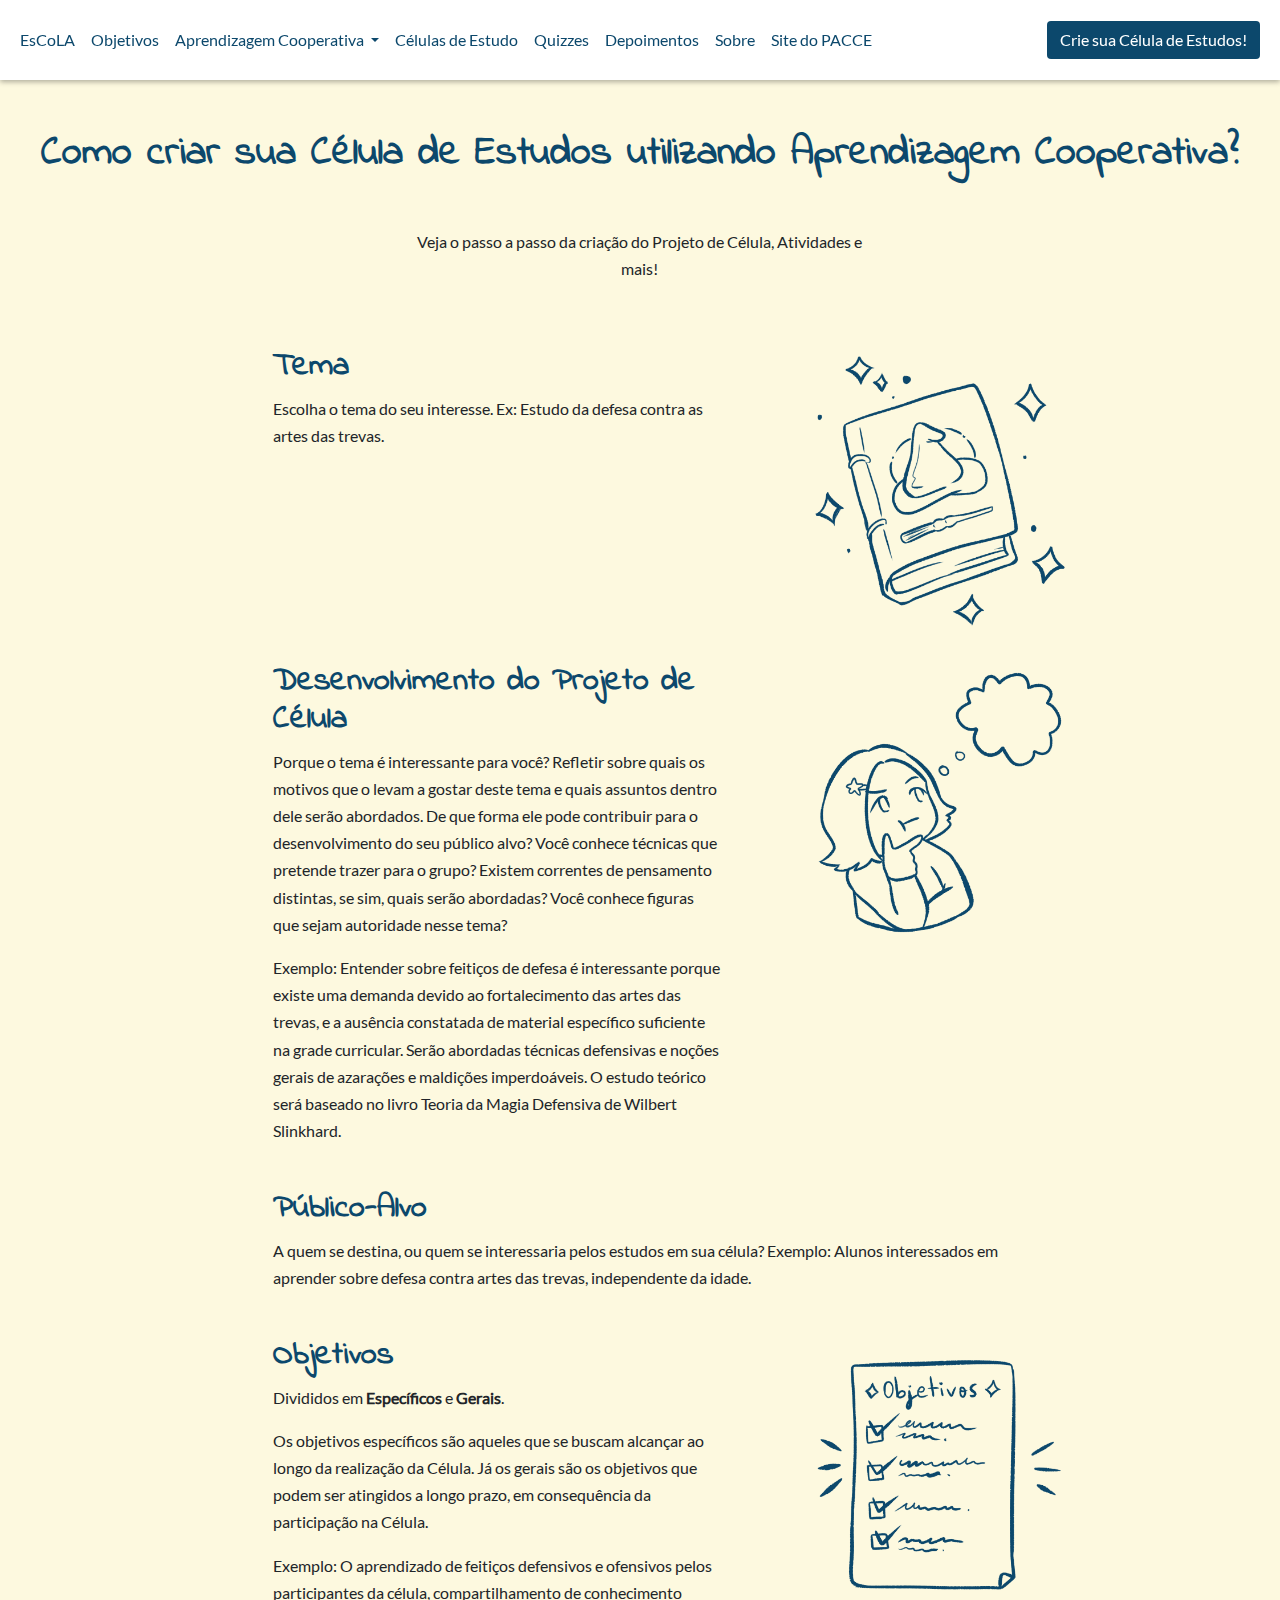
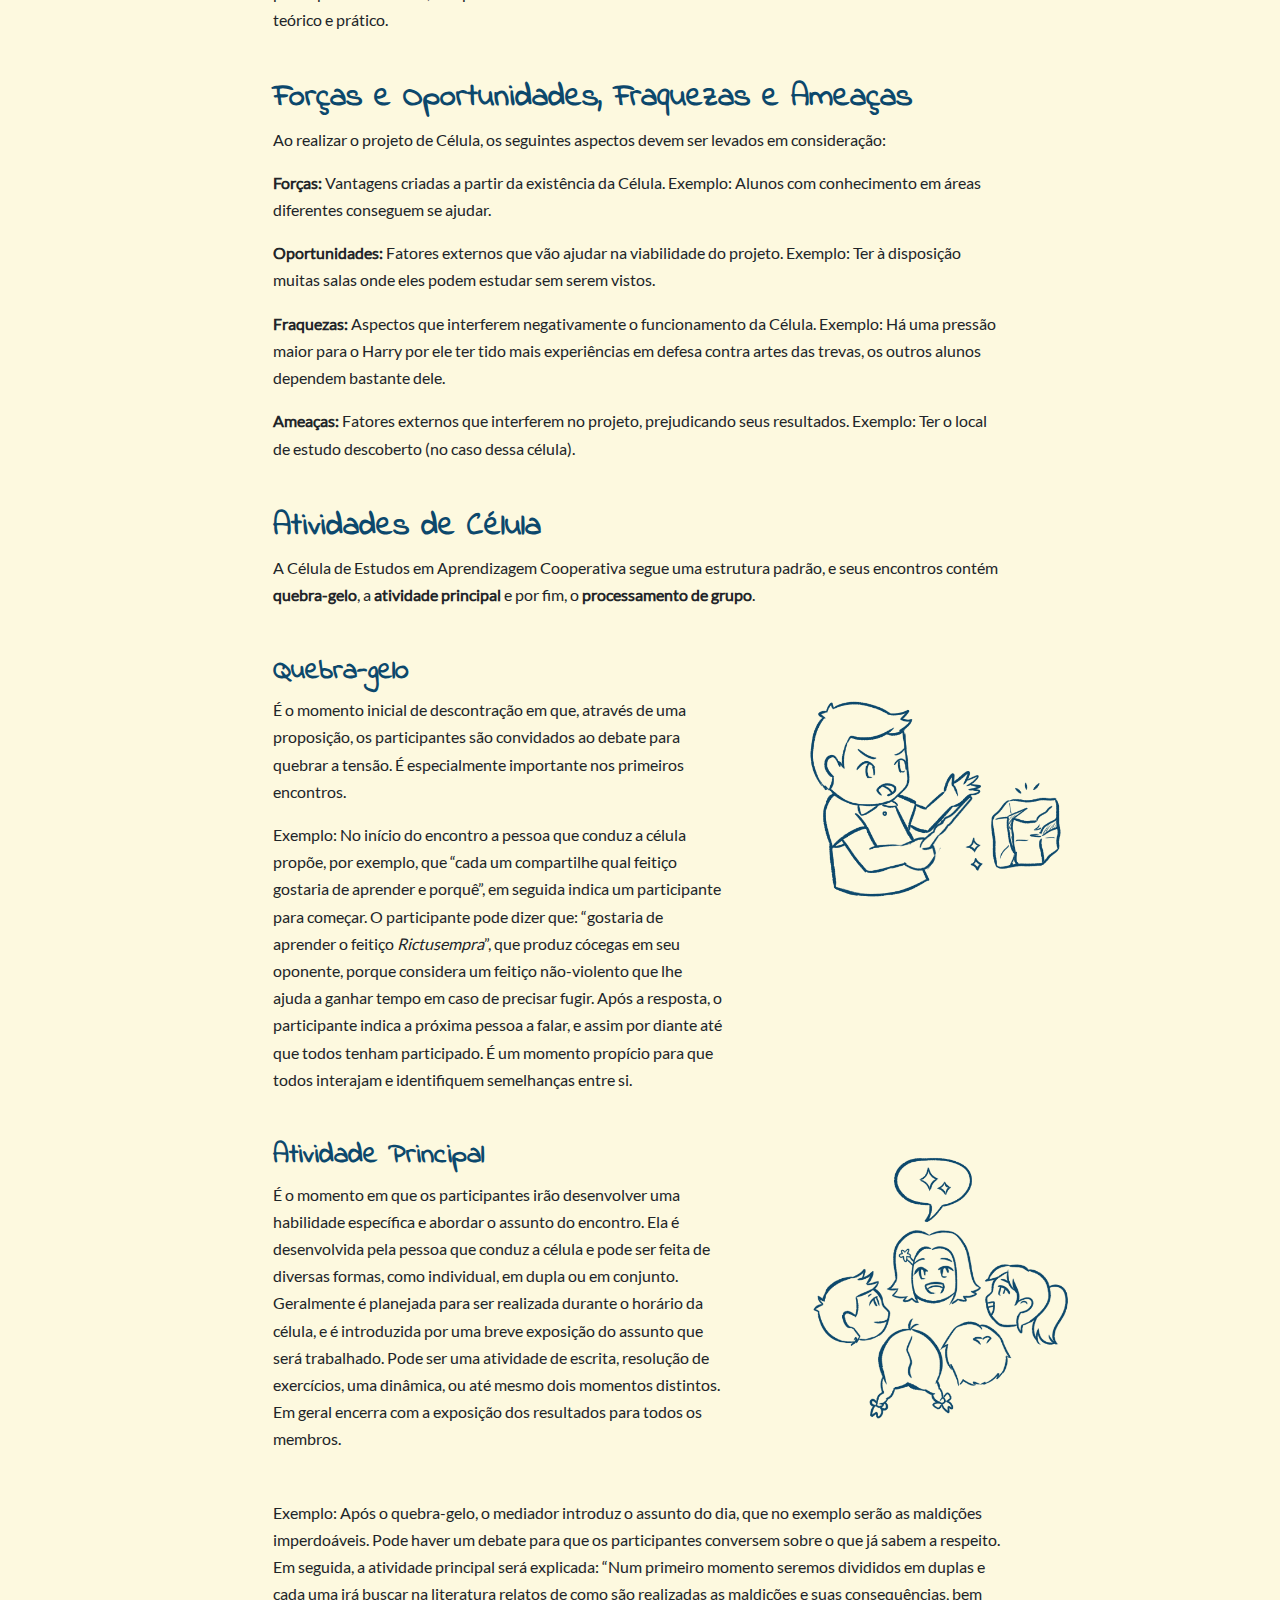
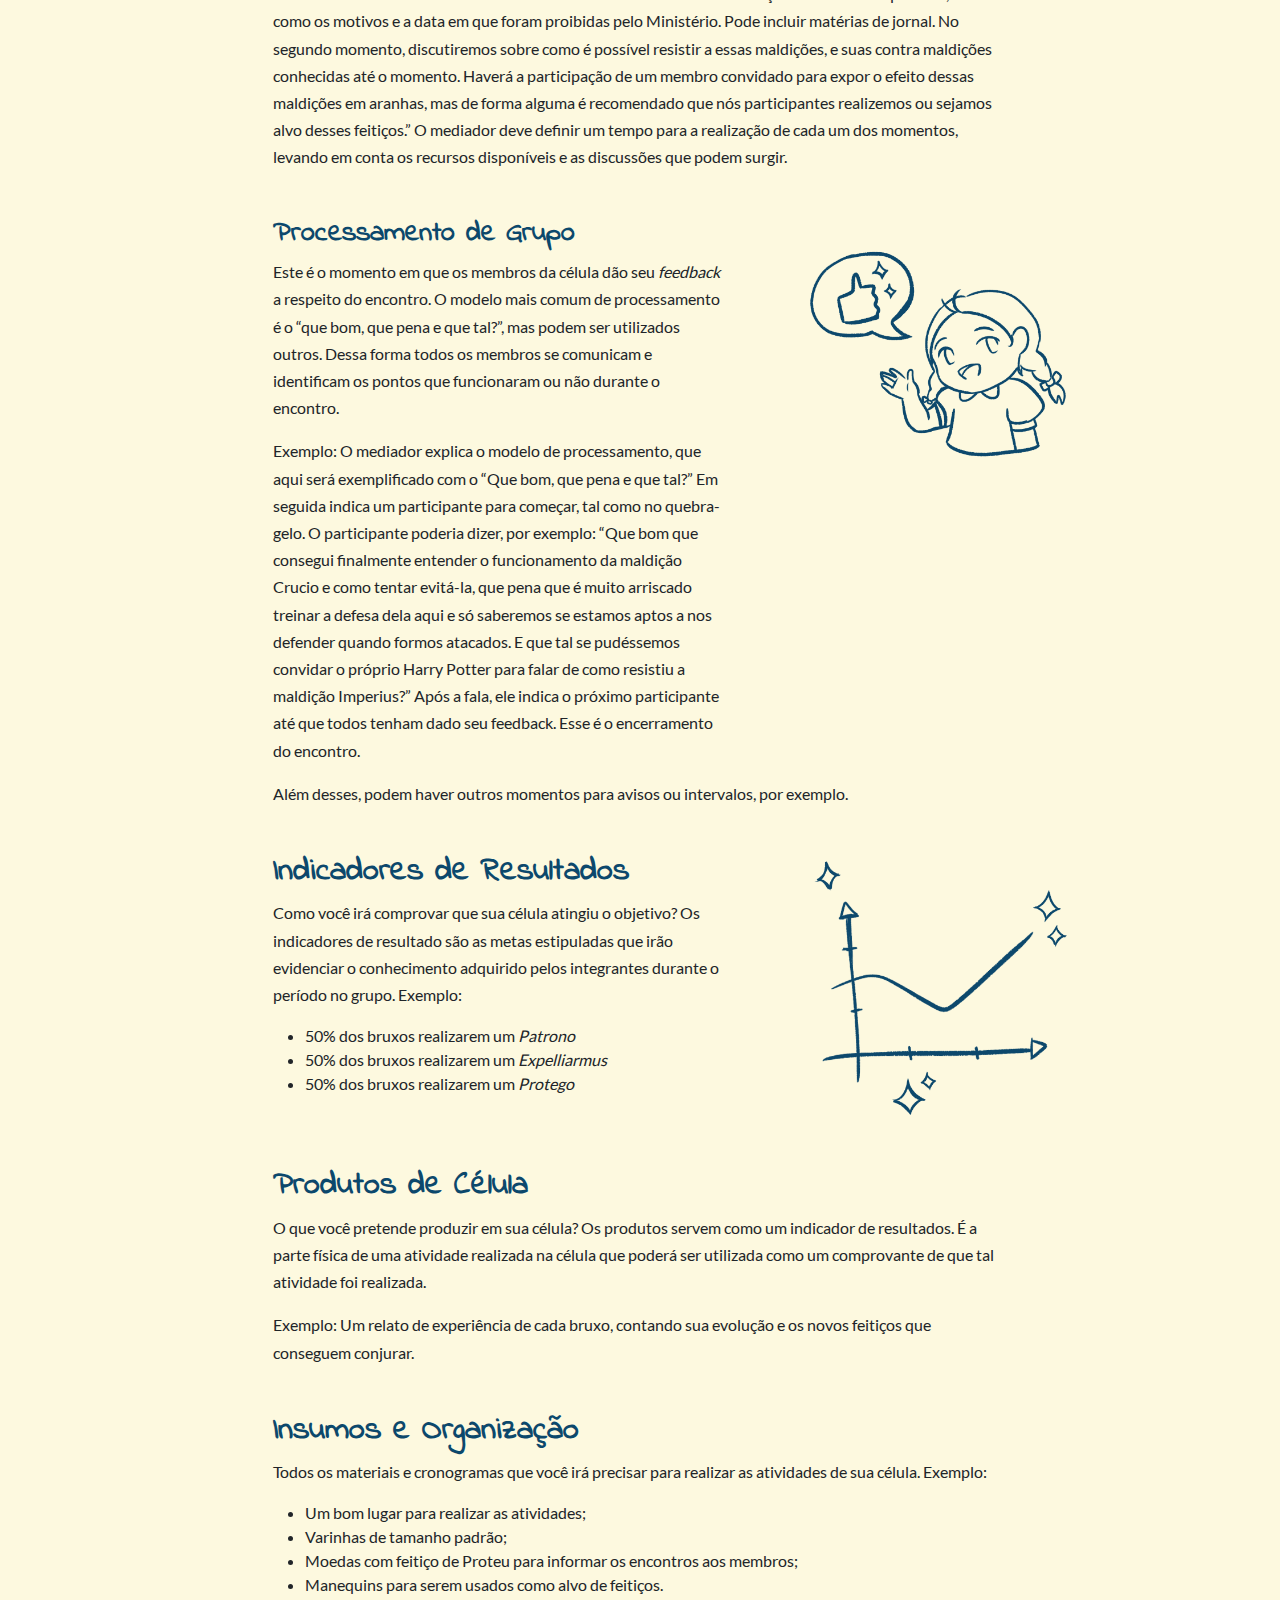
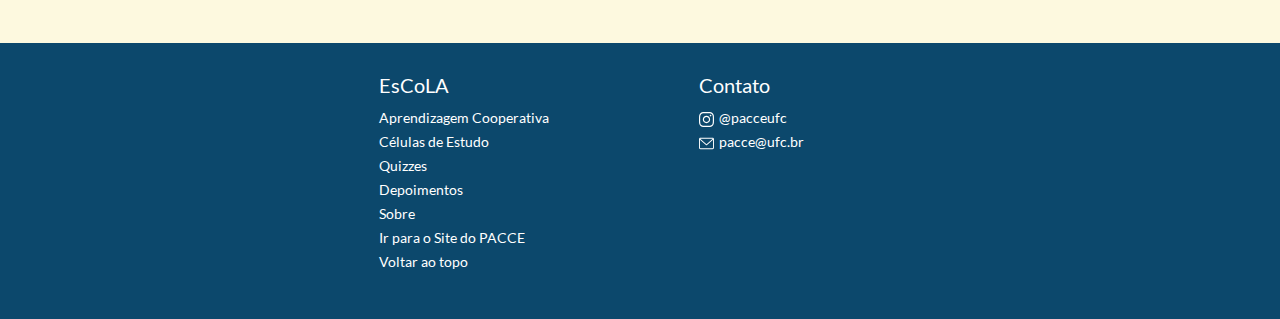
<file: guia-criar-celula.html>
<!DOCTYPE html>
<html lang="pt-br">
    <head>
        <meta charset="utf-8">
        <meta name="viewport" content="width=device-width, initial-scale=1">
        <link rel="stylesheet" type="text/css" href="css/bootstrap.min.css">
        <script type="text/javascript" src="js/bootstrap.min.js"></script>
        <!--custom css -->
        <link rel="stylesheet" type="text/css" href="css/style.css">
        <title>EsCoLA - Estudos Cooperativos Ligados à Aprendizagem</title>
    </head>

    <body>
        <!-- Navegação -->
        <nav class="navbar navbar-expand-lg sticky-top" id="top">
          <div class="container-fluid topnav">
            <button class="navbar-toggler" type="button" data-bs-toggle="collapse" data-bs-target="#navbarSupportedContent" aria-controls="navbarSupportedContent" aria-expanded="false" aria-label="Toggle navigation">
              <span class="navbar-toggler-icon"><img src="img/menu.svg" width="25"></span>
            </button>
            
            <div class="collapse navbar-collapse" id="navbarSupportedContent">
              <ul class="navbar-nav me-auto mb-2 mb-lg-0">
                <li class="nav-item">
                  <a class="nav-link active" aria-current="page" href="index.html#home">EsCoLA</a>
                </li>
                <li class="nav-item">
                  <a class="nav-link" href="index.html#objetivos">Objetivos</a>
                </li>
                <li class="nav-item dropdown">
                  <a class="nav-link dropdown-toggle" href="#" id="navbarDropdown" role="button" data-bs-toggle="dropdown" aria-expanded="false">
                    Aprendizagem Cooperativa
                  </a>
                  <ul class="dropdown-menu" aria-labelledby="navbarDropdown" style="width: 310px;" align="center">
                    <li><a class="dropdown-item" href="index.html#aprendizagem-cooperativa">O que é a Aprendizagem Cooperativa?</a></li>
                    <li><hr class="dropdown-divider"></li>
                    <li><a class="dropdown-item" href="index.html#historia-ac">Linha do Tempo</a></li>
                    <li><hr class="dropdown-divider"></li>
                    <li><a class="dropdown-item" href="index.html#pilares-ac">Pilares</a></li>
                    <li><hr class="dropdown-divider"></li>
                    <li><a class="dropdown-item" href="index.html#ac-no-ceara">No Ceará</a></li>
                  </ul>
                </li>
                <li class="nav-item">
                  <a class="nav-link" href="index.html#celulas">Células de Estudo</a>
                </li>
                <li class="nav-item">
                  <a class="nav-link" href="quizzes.html">Quizzes</a>
                </li>
                <li class="nav-item">
                  <a class="nav-link" href="depoimentos.html">Depoimentos</a>
                </li>
                <li class="nav-item">
                  <a class="nav-link" href="sobre.html">Sobre</a>
                </li>
                <li class="nav-item">
                  <a class="nav-link" href="http://www.pacce.ufc.br/pacce/">Site do PACCE</a>
                </li>
              </ul>
            </div>
            <div class="button-container">
                <a href="guia-criar-celula.html" class="btn crie-celula">Crie sua Célula de Estudos!</a>
            </div>
          </div>
        </nav>

        <!-- contêiner -->
        <div class="container-fluid full-width">
            <div class="row g-0">
                <div align="center" class="secao">
                    <div class="row g-0">
                        <h1 class="titulo">Como criar sua Célula de Estudos utilizando Aprendizagem Cooperativa?</h1>
                        <p class="col-sm-5 mx-auto ac-desc" style="text-align: center;">
                            Veja o passo a passo da criação do Projeto de Célula, Atividades e mais!
                        </p>
                    </div>
                </div>

                <div class="guia-celula">
                  <div class="row g-0">
                    <div class="col-sm-8 mx-auto">
                      <div class="row g-0">

                        <div class="passo">
                          <div class="row g-0">
                            <div class="col-sm-8 mx-auto passo-info">
                              <h2 class="sub-titulo">Tema</h2>
                              <p>Escolha o tema do seu interesse. Ex: Estudo da defesa contra as artes das trevas.</p>
                            </div>
                            <div class="col-sm-4 mx-auto">
                              <img src="img/guia-celula/tema.png" class="img-fluid">
                            </div>
                          </div>
                        </div>

                        <div class="passo">
                          <div class="row g-0">
                            <div class="col-sm-8 mx-auto passo-info">
                              <h2 class="sub-titulo">Desenvolvimento do Projeto de Célula</h2>
                              <p>Porque o tema é interessante para você? Refletir sobre quais os motivos que o levam a gostar deste tema e quais assuntos dentro dele serão abordados. De que forma ele pode contribuir para o desenvolvimento do seu público alvo? Você conhece técnicas que pretende trazer para o grupo? Existem correntes de pensamento distintas, se sim, quais serão abordadas? Você conhece figuras que sejam autoridade nesse tema?</p>
                              <p>Exemplo: Entender sobre feitiços de defesa é interessante porque existe uma demanda devido ao fortalecimento das artes das trevas, e a ausência constatada de material específico suficiente na grade curricular. Serão abordadas técnicas defensivas e noções gerais de azarações e maldições imperdoáveis. O estudo teórico será baseado no livro Teoria da Magia Defensiva de Wilbert Slinkhard.</p>
                            </div>
                            <div class="col-sm-4 mx-auto">
                              <img src="img/guia-celula/desenvolvimento.png" class="img-fluid">
                            </div>
                          </div>
                        </div>

                        <div class="passo">
                          <div class="row g-0">
                            <div class="col-sm-12 mx-auto passo-info">
                              <h2 class="sub-titulo">Público-Alvo</h2>
                              <p>A quem se destina, ou quem se interessaria pelos estudos em sua célula? Exemplo: Alunos interessados em aprender sobre defesa contra artes das trevas, independente da idade.</p>
                            </div>
                          </div>
                        </div>

                        <div class="passo">
                          <div class="row g-0">
                            <div class="col-sm-8 mx-auto passo-info">
                              <h2 class="sub-titulo">Objetivos</h2>
                              <p>Divididos em <b>Específicos</b> e <b>Gerais</b>.</p>
                              <p>Os objetivos específicos são aqueles que se buscam alcançar ao longo da realização da Célula. Já os gerais são os objetivos que podem ser atingidos a longo prazo, em consequência da participação na Célula.</p>
                              <p>Exemplo: O aprendizado de feitiços defensivos e ofensivos pelos participantes da célula, compartilhamento de conhecimento teórico e prático.</p>
                            </div>
                            <div class="col-sm-4 mx-auto">
                              <img src="img/guia-celula/objetivos.png" class="img-fluid">
                            </div>
                          </div>
                        </div>

                        <div class="passo">
                          <div class="row g-0">
                            <div class="col-sm-12 mx-auto passo-info">
                              <h2 class="sub-titulo">Forças e Oportunidades, Fraquezas e Ameaças</h2>
                              <p>Ao realizar o projeto de Célula, os seguintes aspectos devem ser levados em consideração: </p>
                              <p><b>Forças:</b> Vantagens criadas a partir da existência da Célula. Exemplo: Alunos com conhecimento em áreas diferentes conseguem se ajudar.</p>
                              <p><b>Oportunidades:</b> Fatores externos que vão ajudar na viabilidade do projeto. Exemplo: Ter à disposição muitas salas onde eles podem estudar sem serem vistos.</p>
                              <p><b>Fraquezas:</b> Aspectos que interferem negativamente o funcionamento da Célula. Exemplo: Há uma pressão maior para o Harry por ele ter tido mais experiências em defesa contra artes das trevas, os outros alunos dependem bastante dele.</p>
                              <p><b>Ameaças:</b> Fatores externos que interferem no projeto, prejudicando seus resultados. Exemplo: Ter o local de estudo descoberto (no caso dessa célula).</p>
                            </div>
                          </div>
                        </div>

                        <div class="passo">
                          <div class="row g-0">
                            <div class="col-sm-12 mx-auto passo-info">
                              <h2 class="sub-titulo">Atividades de Célula</h2>
                              <p>A Célula de Estudos em Aprendizagem Cooperativa segue uma estrutura padrão, e seus encontros contém <b>quebra-gelo</b>, a<b> atividade principal</b> e por fim, o <b>processamento de grupo</b>.</p>
                            </div>
                          </div>
                        </div>

                        <div class="passo">
                          <div class="row g-0">
                            <div class="col-sm-8 mx-auto passo-info">
                              <h3 class="sub-titulo">Quebra-gelo</h3>
                              <p>É o momento inicial de descontração em que, através de uma proposição, os participantes são convidados ao debate para quebrar a tensão. É especialmente importante nos primeiros encontros.</p>
                              <p>Exemplo: No início do encontro a pessoa que conduz a célula propõe, por exemplo, que “cada um compartilhe qual feitiço gostaria de aprender e porquê”, em seguida indica um participante para começar. O participante pode dizer que: “gostaria de aprender o feitiço <em>Rictusempra</em>”, que produz cócegas em seu oponente, porque considera um feitiço não-violento que lhe ajuda a ganhar tempo em caso de precisar fugir. Após a resposta, o participante indica a próxima pessoa a falar, e assim por diante até que todos tenham participado. É um momento propício para que todos interajam e identifiquem semelhanças entre si.</p>
                            </div>
                            <div class="col-sm-4 mx-auto">
                              <img src="img/guia-celula/quebra-gelo.png" class="img-fluid">
                            </div>
                          </div>
                        </div>

                        <div class="passo">
                          <div class="row g-0">
                            <div class="col-sm-8 mx-auto passo-info">
                              <h3 class="sub-titulo">Atividade Principal</h3>
                              <p>É o momento em que os participantes irão desenvolver uma habilidade específica e abordar o assunto do encontro. Ela é desenvolvida pela pessoa que conduz a célula e pode ser feita de diversas formas, como individual, em dupla ou em conjunto. Geralmente é planejada para ser realizada durante o horário da célula, e é introduzida por uma breve exposição do assunto que será trabalhado. Pode ser uma atividade de escrita, resolução de exercícios, uma dinâmica, ou até mesmo dois momentos distintos. Em geral encerra com a exposição dos resultados para todos os membros.</p>
                            </div>
                            <div class="col-sm-4 mx-auto">
                              <img src="img/guia-celula/atividades.png" class="img-fluid">
                            </div>
                          </div>
                          <div class="row g-0">
                            <div class="col-sm-12 mx-auto passo-info">
                              <p style="padding-top: 30px;">Exemplo: Após o quebra-gelo, o mediador introduz o assunto do dia, que no exemplo serão as maldições imperdoáveis. Pode haver um debate para que os participantes conversem sobre o que já sabem a respeito. Em seguida, a atividade principal será explicada: “Num primeiro momento seremos divididos em duplas e cada uma irá buscar na literatura relatos de como são realizadas as maldições e suas consequências, bem como os motivos e a data em que foram proibidas pelo Ministério. Pode incluir matérias de jornal. No segundo momento, discutiremos sobre como é possível resistir a essas maldições, e suas contra maldições conhecidas até o momento. Haverá a participação de um membro convidado para expor o efeito dessas maldições em aranhas, mas de forma alguma é recomendado que nós participantes realizemos ou sejamos alvo desses feitiços.” O mediador deve definir um tempo para a realização de cada um dos momentos, levando em conta os recursos disponíveis e as discussões que podem surgir.</p>
                            </div>
                          </div>
                        </div>

                        <div class="passo">
                          <div class="row g-0">
                            <div class="col-sm-8 mx-auto passo-info">
                              <h3 class="sub-titulo">Processamento de Grupo</h3>
                              <p>Este é o momento em que os membros da célula dão seu <em>feedback</em> a respeito do encontro. O modelo mais comum de processamento é o “que bom, que pena e que tal?”, mas podem ser utilizados outros. Dessa forma todos os membros se comunicam e identificam os pontos que funcionaram ou não durante o encontro.</p>
                              <p>Exemplo: O mediador explica o modelo de processamento, que aqui será exemplificado com o “Que bom, que pena e que tal?” Em seguida indica um participante para começar, tal como no quebra-gelo. O participante poderia dizer, por exemplo: “Que bom que consegui finalmente entender o funcionamento da maldição Crucio e como tentar evitá-la, que pena que é muito arriscado treinar a defesa dela aqui e só saberemos se estamos aptos a nos defender quando formos atacados. E que tal se pudéssemos convidar o próprio Harry Potter para falar de como resistiu a maldição Imperius?” Após a fala, ele indica o próximo participante até que todos tenham dado seu feedback. Esse é o encerramento do encontro.</p>
                            </div>
                            <div class="col-sm-4 mx-auto">
                              <img src="img/guia-celula/feedback.png" class="img-fluid">
                            </div>
                            <div class="row g-0">
                              <div class="col-sm-12 mx-auto passo-info">
                                <p>Além desses, podem haver outros momentos para avisos ou intervalos, por exemplo.</p>
                              </div>
                            </div>
                          </div>
                        </div>

                        <div class="passo">
                          <div class="row g-0">
                            <div class="col-sm-8 mx-auto passo-info">
                              <h2 class="sub-titulo">Indicadores de Resultados</h2>
                              <p>Como você irá comprovar que sua célula atingiu o objetivo? Os indicadores de resultado são as metas estipuladas que irão evidenciar o conhecimento adquirido pelos integrantes durante o período no grupo. Exemplo:</p>
                              <ul>
                                <li>50% dos bruxos realizarem um <em>Patrono</em></li>
                                <li>50% dos bruxos realizarem um <em>Expelliarmus</em></li>
                                <li>50% dos bruxos realizarem um <em>Protego</em></li>
                              </ul>
                            </div>
                            <div class="col-sm-4 mx-auto">
                              <img src="img/guia-celula/resultados.png" class="img-fluid">
                            </div>
                          </div>
                        </div>

                        <div class="passo">
                          <div class="row g-0">
                            <div class="col-sm-12 mx-auto passo-info">
                              <h2 class="sub-titulo">Produtos de Célula</h2>
                              <p>O que você pretende produzir em sua célula? Os produtos servem como um indicador de resultados. É a parte física de uma atividade realizada na célula que poderá ser utilizada como um comprovante de que tal atividade foi realizada.</p>
                              <p>Exemplo: Um relato de experiência de cada bruxo, contando sua evolução e os novos feitiços que conseguem conjurar.</p>
                            </div>
                          </div>
                        </div>

                        <div class="passo">
                          <div class="row g-0">
                            <div class="col-sm-12 mx-auto passo-info">
                              <h2 class="sub-titulo">Insumos e Organização</h2>
                              <p>Todos os materiais e cronogramas que você irá precisar para realizar as atividades de sua célula. Exemplo: </p>
                              <ul>
                                <li>Um bom lugar para realizar as atividades;</li>
                                <li>Varinhas de tamanho padrão;</li>
                                <li>Moedas com feitiço de Proteu para informar os encontros aos membros;</li>
                                <li>Manequins para serem usados como alvo de feitiços.</li>
                              </ul>
                            </div>
                          </div>
                        </div>

                      </div>
                    </div>
                  </div>
                </div>

                <footer>
                    <div class="row g-0">
                        <div class="col-sm-6 mx-auto">
                            <div class="row g-0">
                                <div class="col-sm-5 mx-auto">
                                    <ul style="list-style-type: none;">
                                        <li><h5>EsCoLA</h5></li>
                                        <li><a href="index.html#aprendizagem-cooperativa">Aprendizagem Cooperativa</a></li>
                                        <li><a href="index.html#celulas">Células de Estudo</a></li>
                                        <li><a href="quizzes.html">Quizzes</a></li>
                                        <li><a href="depoimentos.html">Depoimentos</a></li>
                                        <li><a href="sobre.html">Sobre</a></li>
                                        <li><a href="http://www.pacce.ufc.br/pacce/">Ir para o Site do PACCE</a></li>
                                        <li><a href="#top">Voltar ao topo</a></li>
                                    </ul>
                                </div>
                                <div class="col-sm-5 mx-auto">
                                    <ul style="list-style-type: none;">
                                        <li><h5>Contato</h5></li>
                                        <li><span><img src="img/contato/instagram.svg"></span><a href="https://www.instagram.com/pacceufc/">@pacceufc</a></li>
                                        <li><span><img src="img/contato/envelope.svg"></span><a href="mailto:pacce@ufc.br">pacce@ufc.br</a></li>
                                    </ul>
                                </div>
                            </div>
                        </div>
                    </div>
                </footer>
            </div>
        </div>
    </body>
</html>
</file>
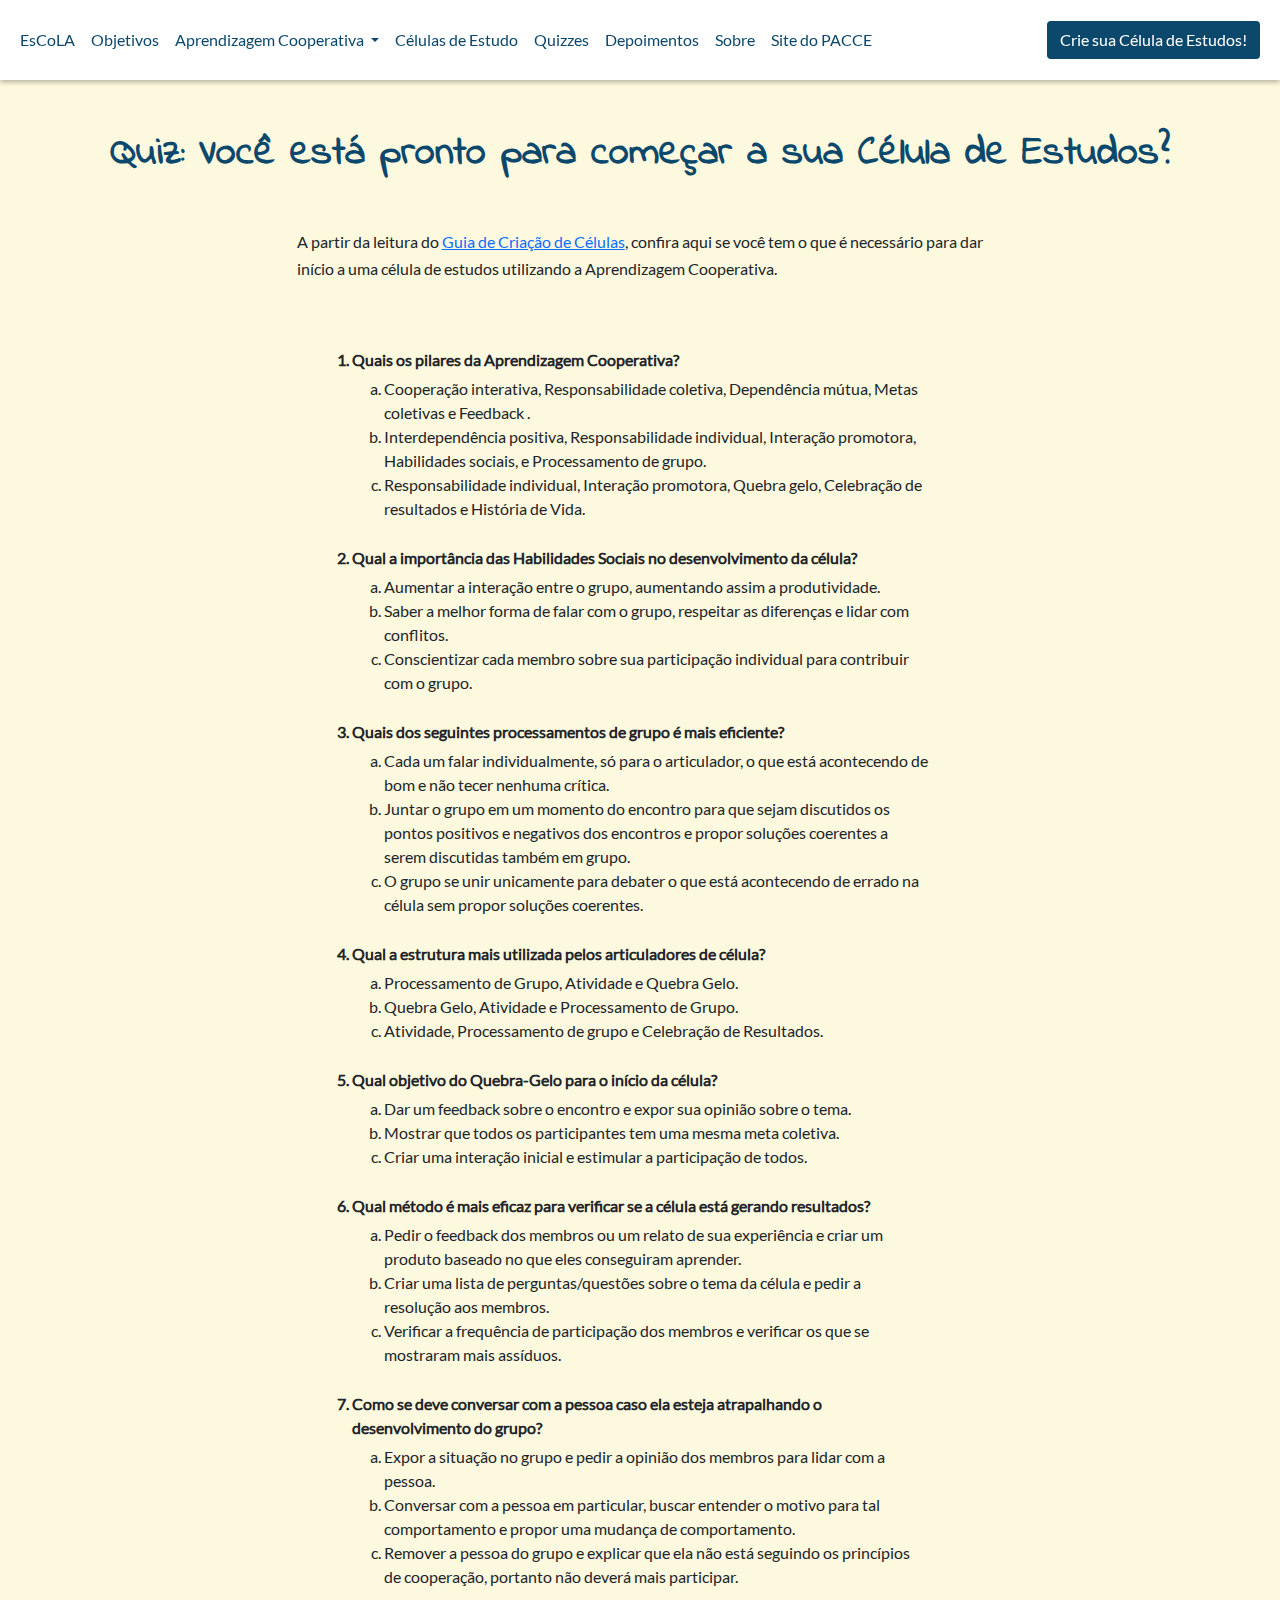
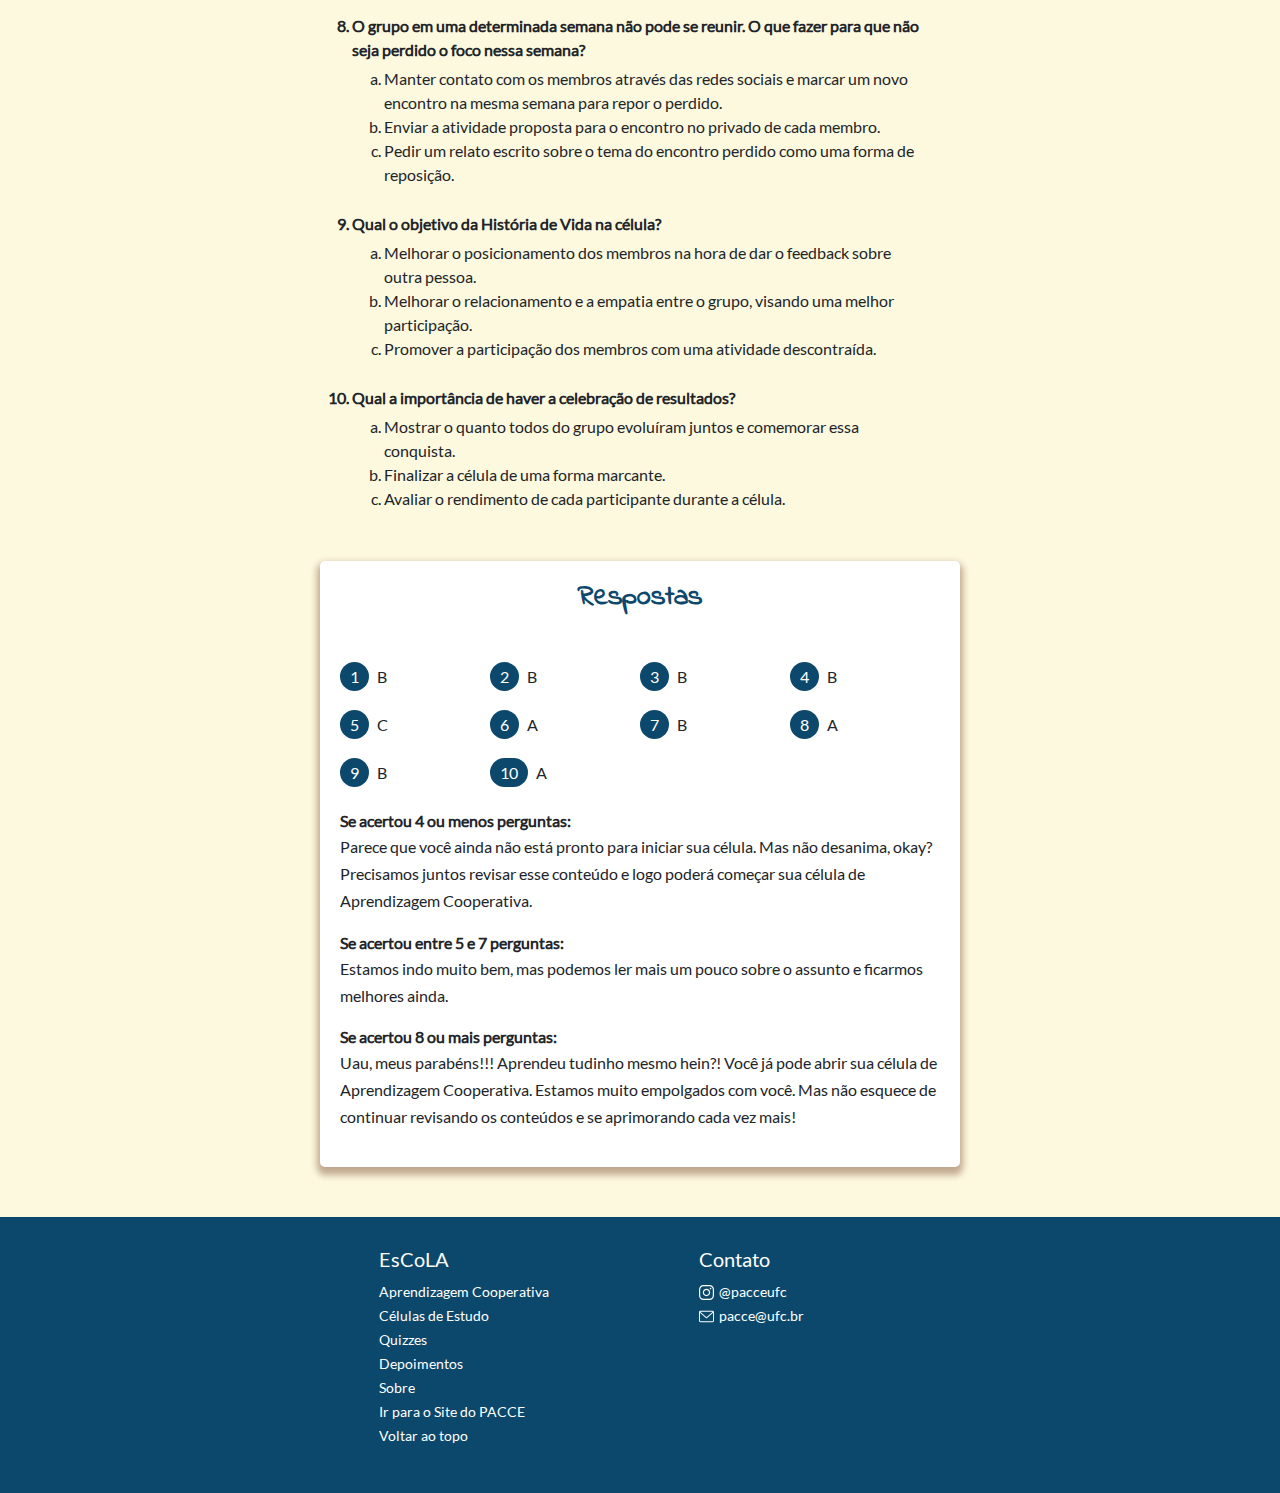
<file: quiz-celula.html>
<!DOCTYPE html>
<html lang="pt-br">
    <head>
        <meta charset="utf-8">
        <meta name="viewport" content="width=device-width, initial-scale=1">
        <link rel="stylesheet" type="text/css" href="css/bootstrap.min.css">
        <script type="text/javascript" src="js/bootstrap.min.js"></script>
        <!--custom css -->
        <link rel="stylesheet" type="text/css" href="css/style.css">
        <title>EsCoLA - Estudos Cooperativos Ligados à Aprendizagem</title>
    </head>

    <body>
        <!-- Navegação -->
        <nav class="navbar navbar-expand-lg sticky-top" id="top">
          <div class="container-fluid topnav">
            <button class="navbar-toggler" type="button" data-bs-toggle="collapse" data-bs-target="#navbarSupportedContent" aria-controls="navbarSupportedContent" aria-expanded="false" aria-label="Toggle navigation">
              <span class="navbar-toggler-icon"><img src="img/menu.svg" width="25"></span>
            </button>
            
            <div class="collapse navbar-collapse" id="navbarSupportedContent">
              <ul class="navbar-nav me-auto mb-2 mb-lg-0">
                <li class="nav-item">
                  <a class="nav-link active" aria-current="page" href="index.html#home">EsCoLA</a>
                </li>
                <li class="nav-item">
                  <a class="nav-link" href="index.html#objetivos">Objetivos</a>
                </li>
                <li class="nav-item dropdown">
                  <a class="nav-link dropdown-toggle" href="#" id="navbarDropdown" role="button" data-bs-toggle="dropdown" aria-expanded="false">
                    Aprendizagem Cooperativa
                  </a>
                  <ul class="dropdown-menu" aria-labelledby="navbarDropdown" style="width: 310px;" align="center">
                    <li><a class="dropdown-item" href="index.html#aprendizagem-cooperativa">O que é a Aprendizagem Cooperativa?</a></li>
                    <li><hr class="dropdown-divider"></li>
                    <li><a class="dropdown-item" href="index.html#historia-ac">Linha do Tempo</a></li>
                    <li><hr class="dropdown-divider"></li>
                    <li><a class="dropdown-item" href="index.html#pilares-ac">Pilares</a></li>
                    <li><hr class="dropdown-divider"></li>
                    <li><a class="dropdown-item" href="index.html#ac-no-ceara">No Ceará</a></li>
                  </ul>
                </li>
                <li class="nav-item">
                  <a class="nav-link" href="index.html#celulas">Células de Estudo</a>
                </li>
                <li class="nav-item">
                  <a class="nav-link" href="quizzes.html">Quizzes</a>
                </li>
                <li class="nav-item">
                  <a class="nav-link" href="depoimentos.html">Depoimentos</a>
                </li>
                <li class="nav-item">
                  <a class="nav-link" href="sobre.html">Sobre</a>
                </li>
                <li class="nav-item">
                  <a class="nav-link" href="http://www.pacce.ufc.br/pacce/">Site do PACCE</a>
                </li>
              </ul>
            </div>
            <div class="button-container">
                <a href="guia-criar-celula.html" class="btn crie-celula">Crie sua Célula de Estudos!</a>
            </div>
          </div>
        </nav>

        <!-- contêiner -->
        <div class="container-fluid full-width">
            <div class="row g-0">
                <div align="center" class="secao">
                    <div class="row g-0">
                        <h1 class="titulo">Quiz: Você está pronto para começar a sua Célula de Estudos?</h1>
                        <p class="col-sm-7 mx-auto ac-desc">
                            A partir da leitura do <a href="guia-criar-celula.html">Guia de Criação de Células</a>, confira aqui se você tem o que é necessário para dar início a uma célula de estudos utilizando a Aprendizagem Cooperativa.
                        </p>
                    </div>
                </div>

                <div class="quiz-area">
                    <div class="row g-0">
                        <div class="col-sm-6 mx-auto">
                            <div class="question-area">
                              <ol>
                                <div class="question">
                                  <li class="question-title"> Quais os pilares da Aprendizagem Cooperativa? </li>
                                  <ol style="list-style-type: lower-alpha;">
                                    <li>Cooperação interativa, Responsabilidade coletiva, Dependência mútua, Metas coletivas e Feedback .</li>
                                    <li>Interdependência positiva, Responsabilidade individual, Interação promotora, Habilidades sociais, e Processamento de grupo.</li>
                                    <li>Responsabilidade individual, Interação promotora, Quebra gelo, Celebração de resultados e História de Vida.</li>
                                  </ol>
                                </div>

                                <div class="question">
                                  <li class="question-title"> Qual a importância das Habilidades Sociais no desenvolvimento da célula? </li>
                                  <ol style="list-style-type: lower-alpha;">
                                    <li>Aumentar a interação entre o grupo, aumentando assim a produtividade.</li>
                                    <li>Saber a melhor forma de falar com o grupo, respeitar as diferenças e lidar com conflitos.</li>
                                    <li>Conscientizar cada membro sobre sua participação individual para contribuir com o grupo.</li>
                                  </ol>
                                </div>

                                <div class="question">
                                  <li class="question-title"> Quais dos seguintes processamentos de grupo é mais eficiente? </li>
                                  <ol style="list-style-type: lower-alpha;">
                                    <li>Cada um falar individualmente, só para o articulador, o que está acontecendo de bom e não tecer nenhuma crítica.</li>
                                    <li>Juntar o grupo em um momento do encontro para que sejam discutidos os pontos positivos e negativos dos encontros e propor soluções coerentes a serem discutidas também em grupo.</li>
                                    <li>O grupo se unir unicamente para debater o que está acontecendo de errado na célula sem propor soluções coerentes.</li>
                                  </ol>
                                </div>

                                <div class="question">
                                  <li class="question-title"> Qual a estrutura mais utilizada pelos articuladores de célula? </li>
                                  <ol style="list-style-type: lower-alpha;">
                                    <li>Processamento de Grupo, Atividade e Quebra Gelo.</li>
                                    <li>Quebra Gelo, Atividade e Processamento de Grupo.</li>
                                    <li>Atividade, Processamento de grupo e Celebração de Resultados.</li>
                                  </ol>
                                </div>

                                <div class="question">
                                  <li class="question-title"> Qual objetivo do Quebra-Gelo para o início da célula? </li>
                                  <ol style="list-style-type: lower-alpha;">
                                    <li>Dar um feedback sobre o encontro e expor sua opinião sobre o tema.</li>
                                    <li>Mostrar que todos os participantes tem uma mesma meta coletiva.</li>
                                    <li>Criar uma interação inicial e estimular a participação de todos.</li>
                                  </ol>
                                </div>

                                <div class="question">
                                  <li class="question-title"> Qual método é mais eficaz para verificar se a célula está gerando resultados? </li>
                                  <ol style="list-style-type: lower-alpha;">
                                    <li>Pedir o feedback dos membros ou um relato de sua experiência e criar um produto baseado no que eles conseguiram aprender.</li>
                                    <li>Criar uma lista de perguntas/questões sobre o tema da célula e pedir a resolução aos membros.</li>
                                    <li>Verificar a frequência de participação dos membros e verificar os que se mostraram mais assíduos.</li>
                                  </ol>
                                </div>

                                <div class="question">
                                  <li class="question-title"> Como se deve conversar com a pessoa caso ela esteja atrapalhando o desenvolvimento do grupo? </li>
                                  <ol style="list-style-type: lower-alpha;">
                                    <li>Expor a situação no grupo e  pedir a opinião dos membros para lidar com a pessoa.</li>
                                    <li>Conversar com a pessoa em particular, buscar entender o motivo para tal comportamento e propor uma mudança de comportamento.</li>
                                    <li>Remover a pessoa do grupo e explicar que ela não está seguindo os princípios de cooperação, portanto não deverá mais participar.</li>
                                  </ol>
                                </div>

                                <div class="question">
                                  <li class="question-title"> O grupo em uma determinada semana não pode se reunir. O que fazer para que não seja perdido o foco nessa semana? </li>
                                  <ol style="list-style-type: lower-alpha;">
                                    <li>Manter contato com os membros através das redes sociais e marcar um novo encontro na mesma semana para repor o perdido.</li>
                                    <li>Enviar a atividade proposta para o encontro no privado de cada membro.</li>
                                    <li>Pedir um relato escrito sobre o tema do encontro perdido como uma forma de reposição.</li>
                                  </ol>
                                </div>

                                <div class="question">
                                  <li class="question-title"> Qual o objetivo da História de Vida na célula? </li>
                                  <ol style="list-style-type: lower-alpha;">
                                    <li>Melhorar o posicionamento dos membros na hora de dar o feedback sobre outra pessoa.</li>
                                    <li>Melhorar o relacionamento e a empatia entre o grupo, visando uma melhor participação.</li>
                                    <li>Promover a participação dos membros com uma atividade descontraída.</li>
                                  </ol>
                                </div>

                                <div class="question">
                                  <li class="question-title"> Qual a importância de haver a celebração de resultados? </li>
                                  <ol style="list-style-type: lower-alpha;">
                                    <li>Mostrar o quanto todos do grupo evoluíram juntos e comemorar essa conquista.</li>
                                    <li>Finalizar a célula de uma forma marcante.</li>
                                    <li>Avaliar o rendimento de cada participante durante a célula.</li>
                                  </ol>
                                </div>
                              </ol>   
                            </div>

                            <div class="resposta-area" id="resposta-area">
                              <h3 class="titulo">Respostas</h3>
                              <div class="row g-0">
                                <div class="col-3 mx-auto mb-4">
                                  <span class="questao-nmr">1</span> <span class="questao-resp">B</span>
                                </div>
                                <div class="col-3 mx-auto mb-4">
                                  <span class="questao-nmr">2</span> <span class="questao-resp">B</span>
                                </div>
                                <div class="col-3 mx-auto mb-4">
                                  <span class="questao-nmr">3</span> <span class="questao-resp">B</span>
                                </div>
                                <div class="col-3 mx-auto mb-4">
                                  <span class="questao-nmr">4</span> <span class="questao-resp">B</span>
                                </div>
                                <div class="col-3 mx-auto mb-4">
                                  <span class="questao-nmr">5</span> <span class="questao-resp">C</span>
                                </div>
                                <div class="col-3 mx-auto mb-4">
                                  <span class="questao-nmr">6</span> <span class="questao-resp">A</span>
                                </div>
                                <div class="col-3 mx-auto mb-4">
                                  <span class="questao-nmr">7</span> <span class="questao-resp">B</span>
                                </div>
                                <div class="col-3 mx-auto mb-4">
                                  <span class="questao-nmr">8</span> <span class="questao-resp">A</span>
                                </div>
                                <div class="col-3 mb-4">
                                  <span class="questao-nmr">9</span> <span class="questao-resp">B</span>
                                </div>
                                <div class="col-3 mb-4">
                                  <span class="questao-nmr">10</span> <span class="questao-resp">A</span>
                                </div>
                              </div>

                              <div class="row g-0">
                                <div class="col-sm-12 mx-auto">
                                  <b>Se acertou 4 ou menos perguntas:</b>
                                  <p>Parece que você ainda não está pronto para iniciar sua célula. Mas não desanima, okay? Precisamos juntos revisar esse conteúdo e logo poderá começar sua célula de Aprendizagem Cooperativa. </p> 
                                </div>
                                <div class="col-sm-12 mx-auto">
                                  <b>Se acertou entre 5 e 7 perguntas:</b>
                                  <p>Estamos indo muito bem, mas podemos ler mais um pouco sobre o assunto e ficarmos melhores ainda. </p> 
                                </div>
                                <div class="col-sm-12 mx-auto">
                                  <b>Se acertou 8 ou mais perguntas:</b>
                                  <p>Uau, meus parabéns!!! Aprendeu tudinho mesmo hein?! Você já pode abrir sua célula de Aprendizagem Cooperativa. Estamos muito empolgados com você. Mas não esquece de continuar revisando os conteúdos e se aprimorando cada vez mais! </p> 
                                </div>
                              </div>
                              
                            </div>
                        </div>
                    </div>
                </div>
            </div>

                <footer>
                    <div class="row g-0">
                        <div class="col-sm-6 mx-auto">
                            <div class="row g-0">
                                <div class="col-sm-5 mx-auto">
                                    <ul style="list-style-type: none;">
                                        <li><h5>EsCoLA</h5></li>
                                        <li><a href="index.html#aprendizagem-cooperativa">Aprendizagem Cooperativa</a></li>
                                        <li><a href="index.html#celulas">Células de Estudo</a></li>
                                        <li><a href="quizzes.html">Quizzes</a></li>
                                        <li><a href="depoimentos.html">Depoimentos</a></li>
                                        <li><a href="sobre.html">Sobre</a></li>
                                        <li><a href="http://www.pacce.ufc.br/pacce/">Ir para o Site do PACCE</a></li>
                                        <li><a href="#top">Voltar ao topo</a></li>
                                    </ul>
                                </div>
                                <div class="col-sm-5 mx-auto">
                                    <ul style="list-style-type: none;">
                                        <li><h5>Contato</h5></li>
                                        <li><span><img src="img/contato/instagram.svg"></span><a href="https://www.instagram.com/pacceufc/">@pacceufc</a></li>
                                        <li><span><img src="img/contato/envelope.svg"></span><a href="mailto:pacce@ufc.br">pacce@ufc.br</a></li>
                                    </ul>
                                </div>
                            </div>
                        </div>
                    </div>
                </footer>
            </div>
        </div>
    </body>
</html>
</file>
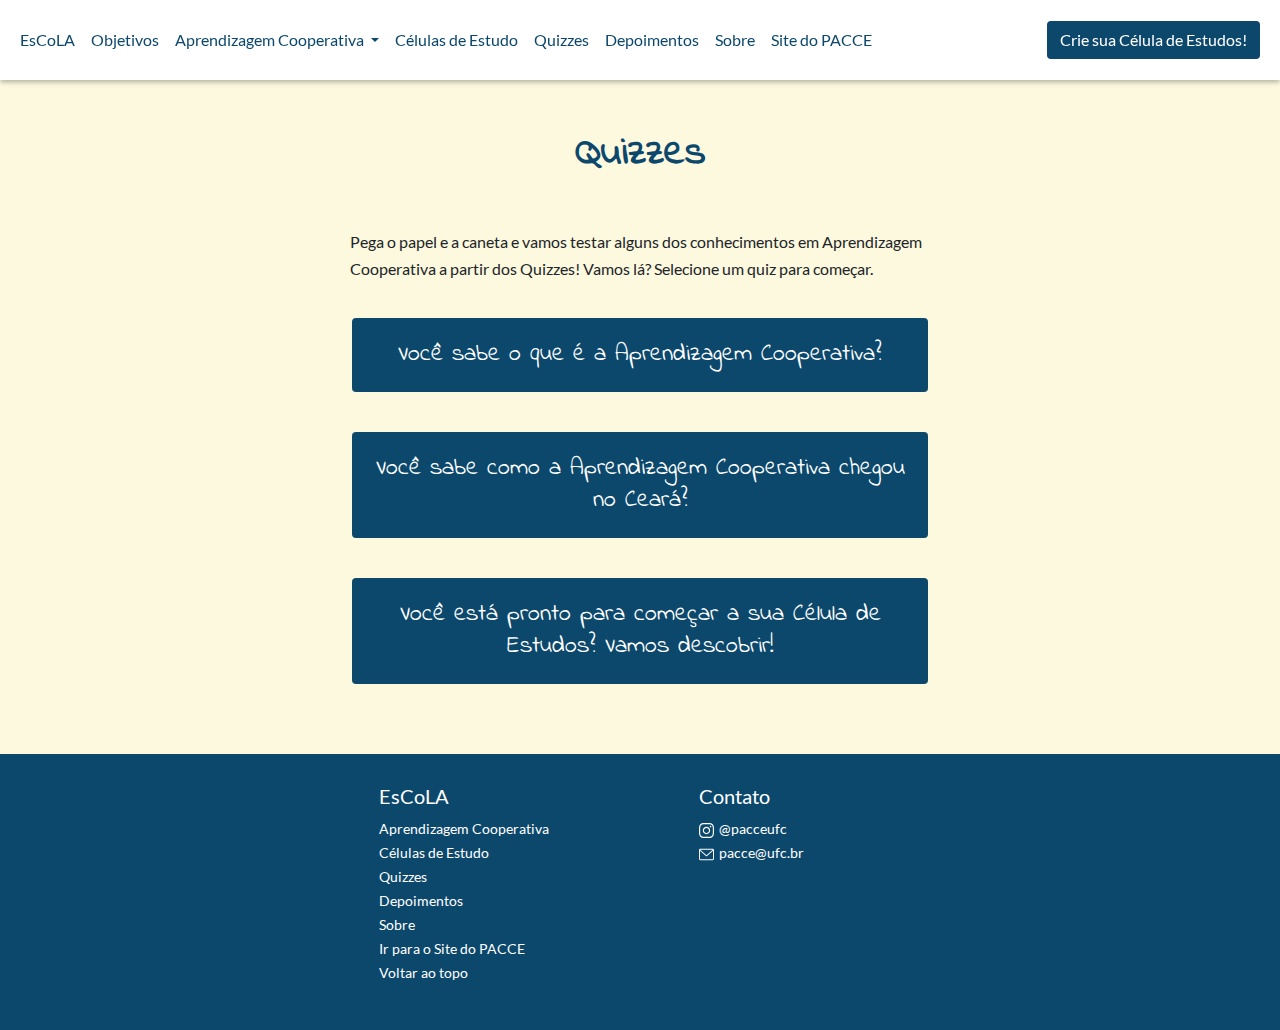
<file: quizzes.html>
<!DOCTYPE html>
<html lang="pt-br">
    <head>
        <meta charset="utf-8">
        <meta name="viewport" content="width=device-width, initial-scale=1">
        <link rel="stylesheet" type="text/css" href="css/bootstrap.min.css">
        <script type="text/javascript" src="js/bootstrap.min.js"></script>
        <!--custom css -->
        <link rel="stylesheet" type="text/css" href="css/style.css">
        <title>EsCoLA - Estudos Cooperativos Ligados à Aprendizagem</title>
    </head>

    <body>
        <!-- Navegação -->
        <nav class="navbar navbar-expand-lg sticky-top" id="top">
          <div class="container-fluid topnav">
            <button class="navbar-toggler" type="button" data-bs-toggle="collapse" data-bs-target="#navbarSupportedContent" aria-controls="navbarSupportedContent" aria-expanded="false" aria-label="Toggle navigation">
              <span class="navbar-toggler-icon"><img src="img/menu.svg" width="25"></span>
            </button>
            
            <div class="collapse navbar-collapse" id="navbarSupportedContent">
              <ul class="navbar-nav me-auto mb-2 mb-lg-0">
                <li class="nav-item">
                  <a class="nav-link active" aria-current="page" href="index.html#home">EsCoLA</a>
                </li>
                <li class="nav-item">
                  <a class="nav-link" href="index.html#objetivos">Objetivos</a>
                </li>
                <li class="nav-item dropdown">
                  <a class="nav-link dropdown-toggle" href="#" id="navbarDropdown" role="button" data-bs-toggle="dropdown" aria-expanded="false">
                    Aprendizagem Cooperativa
                  </a>
                  <ul class="dropdown-menu" aria-labelledby="navbarDropdown" style="width: 310px;" align="center">
                    <li><a class="dropdown-item" href="index.html#aprendizagem-cooperativa">O que é a Aprendizagem Cooperativa?</a></li>
                    <li><hr class="dropdown-divider"></li>
                    <li><a class="dropdown-item" href="index.html#historia-ac">Linha do Tempo</a></li>
                    <li><hr class="dropdown-divider"></li>
                    <li><a class="dropdown-item" href="index.html#pilares-ac">Pilares</a></li>
                    <li><hr class="dropdown-divider"></li>
                    <li><a class="dropdown-item" href="index.html#ac-no-ceara">No Ceará</a></li>
                  </ul>
                </li>
                <li class="nav-item">
                  <a class="nav-link" href="index.html#celulas">Células de Estudo</a>
                </li>
                <li class="nav-item">
                  <a class="nav-link" href="quizzes.html">Quizzes</a>
                </li>
                <li class="nav-item">
                  <a class="nav-link" href="depoimentos.html">Depoimentos</a>
                </li>
                <li class="nav-item">
                  <a class="nav-link" href="sobre.html">Sobre</a>
                </li>
                <li class="nav-item">
                  <a class="nav-link" href="http://www.pacce.ufc.br/pacce/">Site do PACCE</a>
                </li>
              </ul>
            </div>
            <div class="button-container">
                <a href="guia-criar-celula.html" class="btn crie-celula">Crie sua Célula de Estudos!</a>
            </div>
          </div>
        </nav>

        <!-- contêiner -->
        <div class="container-fluid full-width">
            <div class="row g-0">
                <div align="center" class="secao">
                    <div class="row g-0">
                        <h1 class="titulo">Quizzes</h1>
                        <p class="col-sm-6 mx-auto ac-desc">
                          Pega o papel e a caneta e vamos testar alguns dos conhecimentos em Aprendizagem Cooperativa a partir dos Quizzes! Vamos lá? Selecione um quiz para começar.
                        </p>
                    </div>
                    <div class="row g-0">
                      <div class="col-sm-6 mx-auto">
                        <div class="row g-0">
                          <div class="col-sm-12 mx-auto">
                              <a class="btn quiz-links" href="voce-sabe-aprendizagem-cooperativa.html" role="button">Você sabe o que é a Aprendizagem Cooperativa?</a>
                          </div>
                          <div class="col-sm-12 mx-auto">
                              <a class="btn quiz-links" href="voce-sabe-aprendizagem-cooperativa-ceara.html" role="button">Você sabe como a Aprendizagem Cooperativa chegou no Ceará?</a>
                          </div>
                          <div class="col-sm-12 mx-auto">
                              <a class="btn quiz-links" href="quiz-celula.html" role="button">Você está pronto para começar a sua Célula de Estudos? Vamos descobrir!</a>
                          </div>
                        </div>
                      </div>
                    </div>
                </div>

                

                <footer>
                    <div class="row g-0">
                        <div class="col-sm-6 mx-auto">
                            <div class="row g-0">
                                <div class="col-sm-5 mx-auto">
                                    <ul style="list-style-type: none;">
                                        <li><h5>EsCoLA</h5></li>
                                        <li><a href="index.html#aprendizagem-cooperativa">Aprendizagem Cooperativa</a></li>
                                        <li><a href="index.html#celulas">Células de Estudo</a></li>
                                        <li><a href="quizzes.html">Quizzes</a></li>
                                        <li><a href="depoimentos.html">Depoimentos</a></li>
                                        <li><a href="sobre.html">Sobre</a></li>
                                        <li><a href="http://www.pacce.ufc.br/pacce/">Ir para o Site do PACCE</a></li>
                                        <li><a href="#top">Voltar ao topo</a></li>
                                    </ul>
                                </div>
                                <div class="col-sm-5 mx-auto">
                                    <ul style="list-style-type: none;">
                                        <li><h5>Contato</h5></li>
                                        <li><span><img src="img/contato/instagram.svg"></span><a href="https://www.instagram.com/pacceufc/">@pacceufc</a></li>
                                        <li><span><img src="img/contato/envelope.svg"></span><a href="mailto:pacce@ufc.br">pacce@ufc.br</a></li>
                                    </ul>
                                </div>
                            </div>
                        </div>
                    </div>
                </footer>
            </div>
        </div>
    </body>
</html>
</file>
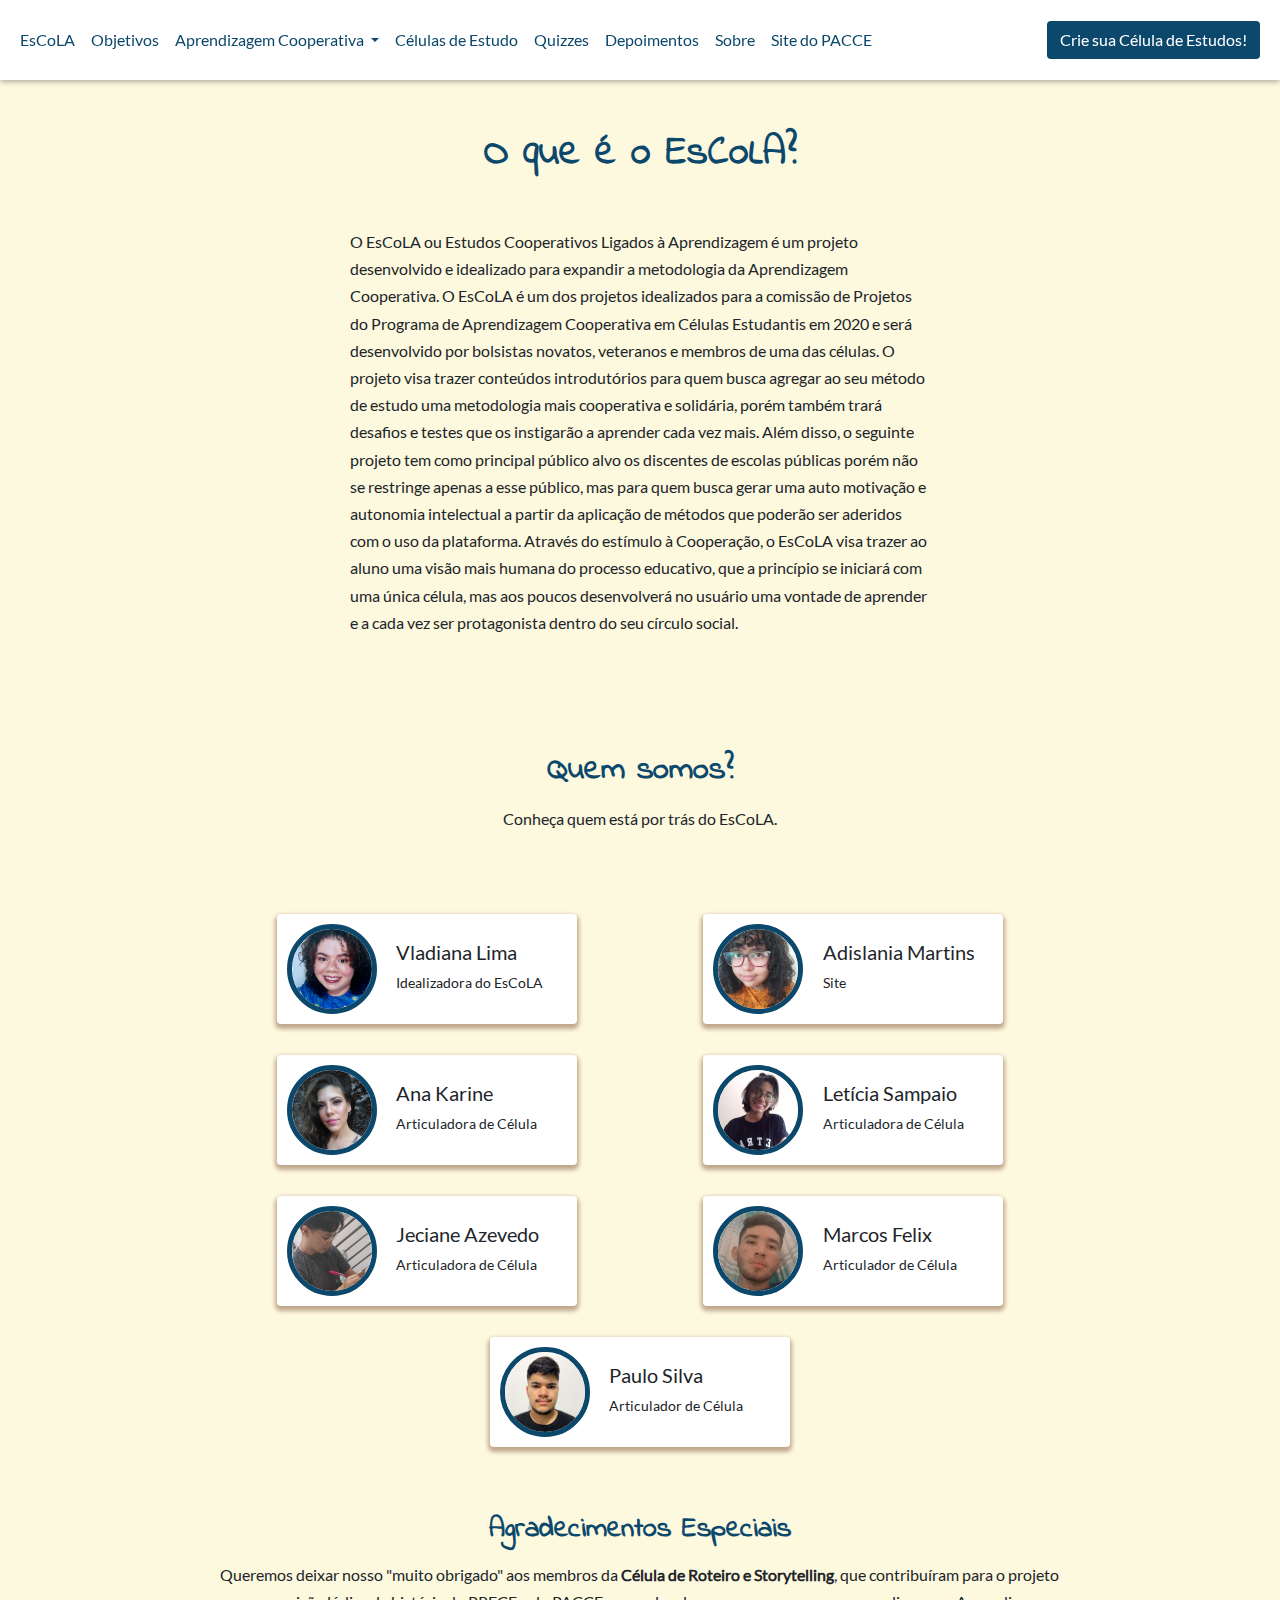
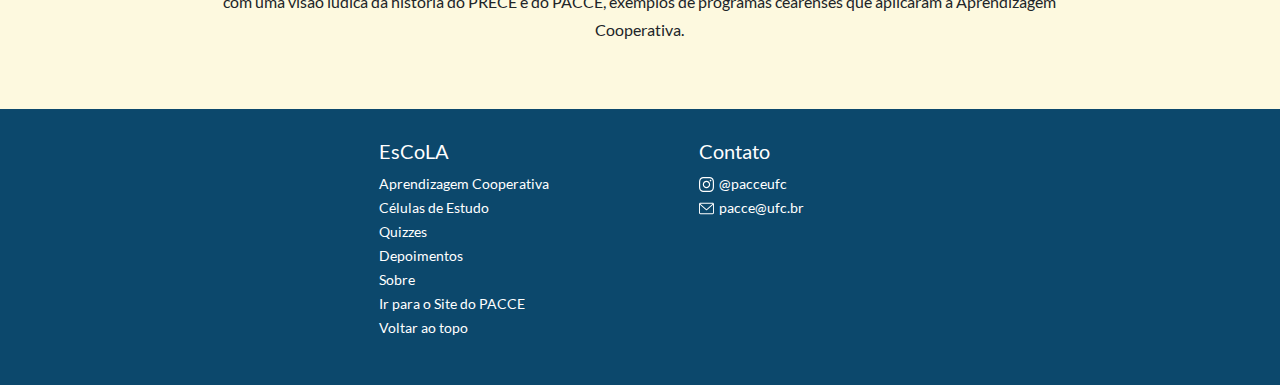
<file: sobre.html>
<!DOCTYPE html>
<html lang="pt-br">
    <head>
        <meta charset="utf-8">
        <meta name="viewport" content="width=device-width, initial-scale=1">
        <link rel="stylesheet" type="text/css" href="css/bootstrap.min.css">
        <script type="text/javascript" src="js/bootstrap.min.js"></script>
        <!--custom css -->
        <link rel="stylesheet" type="text/css" href="css/style.css">
        <title>EsCoLA - Estudos Cooperativos Ligados à Aprendizagem</title>
    </head>

    <body>
        <!-- Navegação -->
        <nav class="navbar navbar-expand-lg sticky-top" id="top">
          <div class="container-fluid topnav">
            <button class="navbar-toggler" type="button" data-bs-toggle="collapse" data-bs-target="#navbarSupportedContent" aria-controls="navbarSupportedContent" aria-expanded="false" aria-label="Toggle navigation">
              <span class="navbar-toggler-icon"><img src="img/menu.svg" width="25"></span>
            </button>
            
            <div class="collapse navbar-collapse" id="navbarSupportedContent">
              <ul class="navbar-nav me-auto mb-2 mb-lg-0">
                <li class="nav-item">
                  <a class="nav-link active" aria-current="page" href="index.html#home">EsCoLA</a>
                </li>
                <li class="nav-item">
                  <a class="nav-link" href="index.html#objetivos">Objetivos</a>
                </li>
                <li class="nav-item dropdown">
                  <a class="nav-link dropdown-toggle" href="#" id="navbarDropdown" role="button" data-bs-toggle="dropdown" aria-expanded="false">
                    Aprendizagem Cooperativa
                  </a>
                  <ul class="dropdown-menu" aria-labelledby="navbarDropdown" style="width: 310px;" align="center">
                    <li><a class="dropdown-item" href="index.html#aprendizagem-cooperativa">O que é a Aprendizagem Cooperativa?</a></li>
                    <li><hr class="dropdown-divider"></li>
                    <li><a class="dropdown-item" href="index.html#historia-ac">Linha do Tempo</a></li>
                    <li><hr class="dropdown-divider"></li>
                    <li><a class="dropdown-item" href="index.html#pilares-ac">Pilares</a></li>
                    <li><hr class="dropdown-divider"></li>
                    <li><a class="dropdown-item" href="index.html#ac-no-ceara">No Ceará</a></li>
                  </ul>
                </li>
                <li class="nav-item">
                  <a class="nav-link" href="index.html#celulas">Células de Estudo</a>
                </li>
                <li class="nav-item">
                  <a class="nav-link" href="quizzes.html">Quizzes</a>
                </li>
                <li class="nav-item">
                  <a class="nav-link" href="depoimentos.html">Depoimentos</a>
                </li>
                <li class="nav-item">
                  <a class="nav-link" href="sobre.html">Sobre</a>
                </li>
                <li class="nav-item">
                  <a class="nav-link" href="http://www.pacce.ufc.br/pacce/">Site do PACCE</a>
                </li>
              </ul>
            </div>
            <div class="button-container">
                <a href="guia-criar-celula.html" class="btn crie-celula">Crie sua Célula de Estudos!</a>
            </div>
          </div>
        </nav>

        <!-- contêiner -->
        <div class="container-fluid full-width">
            <div class="row g-0">
                <div align="center" class="secao">
                    <div class="row g-0">
                        <h1 class="titulo">O que é o EsCoLA?</h1>
                        <p class="col-sm-6 mx-auto ac-desc">
                            O EsCoLA ou Estudos Cooperativos Ligados à Aprendizagem é um projeto desenvolvido e idealizado para expandir a metodologia da Aprendizagem Cooperativa.  O EsCoLA é  um dos projetos idealizados para a comissão de Projetos do Programa de Aprendizagem Cooperativa em Células Estudantis em 2020 e será desenvolvido por bolsistas novatos, veteranos e membros de uma das células. O projeto visa trazer conteúdos introdutórios para quem busca agregar ao seu método de estudo uma metodologia mais cooperativa e solidária, porém também trará desafios e testes que os instigarão a aprender cada vez mais. Além disso, o seguinte projeto tem como principal público alvo os discentes de escolas públicas porém não se restringe apenas a esse público, mas para quem busca gerar uma auto motivação e autonomia intelectual a partir da aplicação de métodos que poderão ser aderidos com o uso da plataforma. Através do estímulo à Cooperação, o EsCoLA visa trazer ao aluno uma visão mais humana do processo educativo, que a princípio se iniciará com uma única célula, mas aos poucos desenvolverá no usuário uma vontade de aprender e a cada vez ser protagonista dentro do seu círculo social.
                        </p>
                    </div>
                </div>

                <div align="center" class="secao">
                    <div class="row g-0">
                        <div class="col-sm mx-auto">
                          <h2 class="titulo" style="padding-bottom: 15px;">Quem somos?</h2>
                          <p>Conheça quem está por trás do EsCoLA.</p>
                        </div>
                    </div>
                </div>

                <div class="equipe">
                    <div class="row g-0">
                        <div class="col-sm-8 mx-auto">
                            <div class="row g-0">

                                <div class="card mb-3 membro-equipe mx-auto" style="max-width: 300px;">
                                  <div class="row g-0">
                                    <div class="col-4">
                                      <img src="img/equipe/vladiana.png" class="rounded-circle">
                                    </div>
                                    <div class="col-8">
                                      <div class="card-body">
                                        <h5 class="card-title">Vladiana Lima</h5>
                                        <p class="card-text cargo">Idealizadora do EsCoLA</p>
                                      </div>
                                    </div>
                                  </div>
                                </div>

                                <div class="card mb-3 membro-equipe mx-auto" style="max-width: 300px;">
                                  <div class="row g-0">
                                    <div class="col-4">
                                      <img src="img/equipe/martins.png" class="rounded-circle">
                                    </div>
                                    <div class="col-8">
                                      <div class="card-body">
                                        <h5 class="card-title">Adislania Martins</h5>
                                        <p class="card-text cargo">Site</p>
                                      </div>
                                    </div>
                                  </div>
                                </div>

                                <div class="card mb-3 membro-equipe mx-auto" style="max-width: 300px;">
                                  <div class="row g-0">
                                    <div class="col-4">
                                      <img src="img/equipe/karine.png" class="rounded-circle">
                                    </div>
                                    <div class="col-8">
                                      <div class="card-body">
                                        <h5 class="card-title">Ana Karine</h5>
                                        <p class="card-text cargo">Articuladora de Célula</p>
                                      </div>
                                    </div>
                                  </div>
                                </div>

                                <div class="card mb-3 membro-equipe mx-auto" style="max-width: 300px;">
                                  <div class="row g-0">
                                    <div class="col-4">
                                      <img src="img/equipe/leticia.png" class="rounded-circle">
                                    </div>
                                    <div class="col-8">
                                      <div class="card-body">
                                        <h5 class="card-title">Letícia Sampaio</h5>
                                        <p class="card-text cargo">Articuladora de Célula</p>
                                      </div>
                                    </div>
                                  </div>
                                </div>

                                <div class="card mb-3 membro-equipe mx-auto" style="max-width: 300px;">
                                  <div class="row g-0">
                                    <div class="col-4">
                                      <img src="img/equipe/jeciane.png" class="rounded-circle">
                                    </div>
                                    <div class="col-8">
                                      <div class="card-body">
                                        <h5 class="card-title">Jeciane Azevedo</h5>
                                        <p class="card-text cargo">Articuladora de Célula</p>
                                      </div>
                                    </div>
                                  </div>
                                </div>

                                <div class="card mb-3 membro-equipe mx-auto" style="max-width: 300px;">
                                  <div class="row g-0">
                                    <div class="col-4">
                                      <img src="img/equipe/marcos.png" class="rounded-circle">
                                    </div>
                                    <div class="col-8">
                                      <div class="card-body">
                                        <h5 class="card-title">Marcos Felix</h5>
                                        <p class="card-text cargo">Articulador de Célula</p>
                                      </div>
                                    </div>
                                  </div>
                                </div>

                                <div class="card mb-3 membro-equipe mx-auto" style="max-width: 300px;">
                                  <div class="row g-0">
                                    <div class="col-4">
                                      <img src="img/equipe/paulo.png" class="rounded-circle">
                                    </div>
                                    <div class="col-8">
                                      <div class="card-body">
                                        <h5 class="card-title">Paulo Silva</h5>
                                        <p class="card-text cargo">Articulador de Célula</p>
                                      </div>
                                    </div>
                                  </div>
                                </div>

                            </div>
                        </div>
                    </div>
                </div>
                <div align="center" class="secao">
                    <div class="row g-0">
                        <div class="col-sm-8 mx-auto">
                          <h3 class="titulo" style="padding-bottom: 15px;">Agradecimentos Especiais</h3>
                          <p>Queremos deixar nosso "muito obrigado" aos membros da <b>Célula de Roteiro e Storytelling</b>, que contribuíram para o projeto com uma visão lúdica da história do PRECE e do PACCE, exemplos de programas cearenses que aplicaram a Aprendizagem Cooperativa.</p>
                        </div>
                    </div>
                </div>

                <footer>
                    <div class="row g-0">
                        <div class="col-sm-6 mx-auto">
                            <div class="row g-0">
                                <div class="col-sm-5 mx-auto">
                                    <ul style="list-style-type: none;">
                                        <li><h5>EsCoLA</h5></li>
                                        <li><a href="index.html#aprendizagem-cooperativa">Aprendizagem Cooperativa</a></li>
                                        <li><a href="index.html#celulas">Células de Estudo</a></li>
                                        <li><a href="quizzes.html">Quizzes</a></li>
                                        <li><a href="depoimentos.html">Depoimentos</a></li>
                                        <li><a href="sobre.html">Sobre</a></li>
                                        <li><a href="http://www.pacce.ufc.br/pacce/">Ir para o Site do PACCE</a></li>
                                        <li><a href="#top">Voltar ao topo</a></li>
                                    </ul>
                                </div>
                                <div class="col-sm-5 mx-auto">
                                    <ul style="list-style-type: none;">
                                        <li><h5>Contato</h5></li>
                                        <li><span><img src="img/contato/instagram.svg"></span><a href="https://www.instagram.com/pacceufc/">@pacceufc</a></li>
                                        <li><span><img src="img/contato/envelope.svg"></span><a href="mailto:pacce@ufc.br">pacce@ufc.br</a></li>
                                    </ul>
                                </div>
                            </div>
                        </div>
                    </div>
                </footer>
            </div>
        </div>
    </body>
</html>
</file>
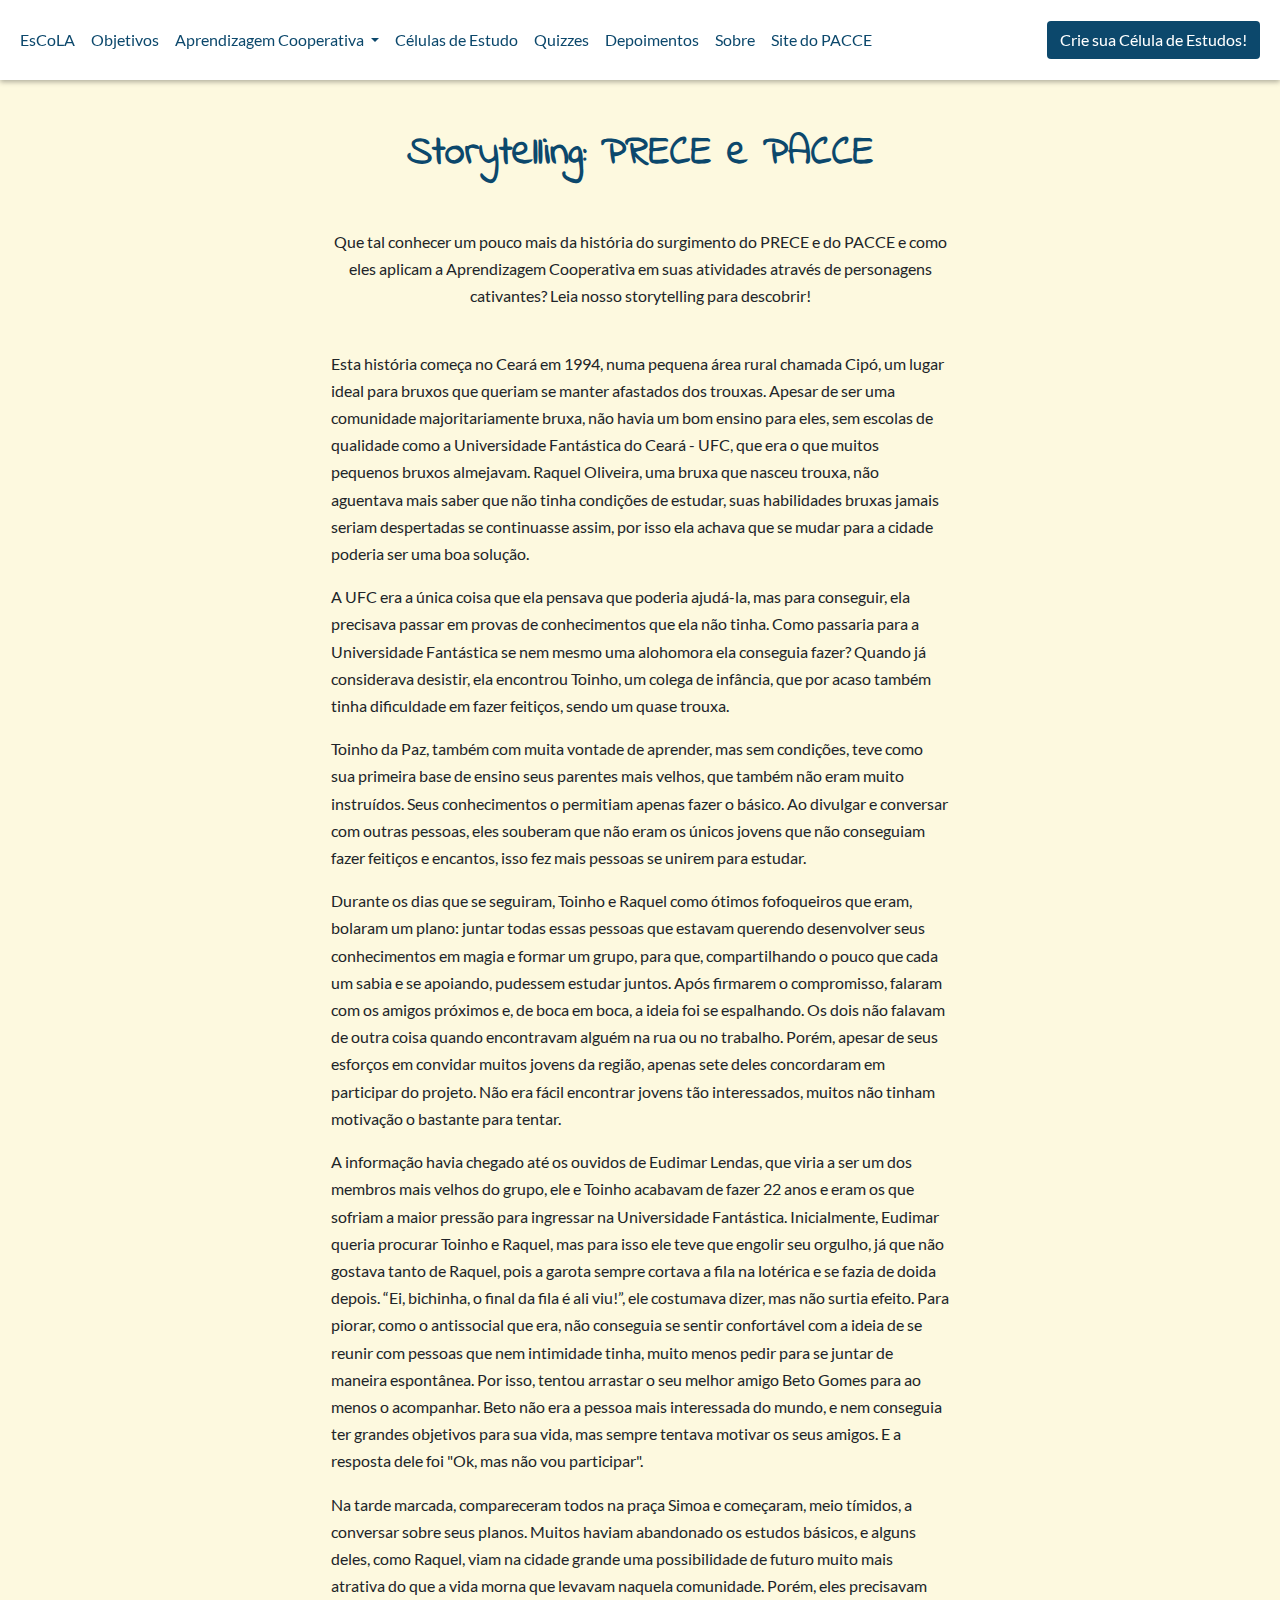
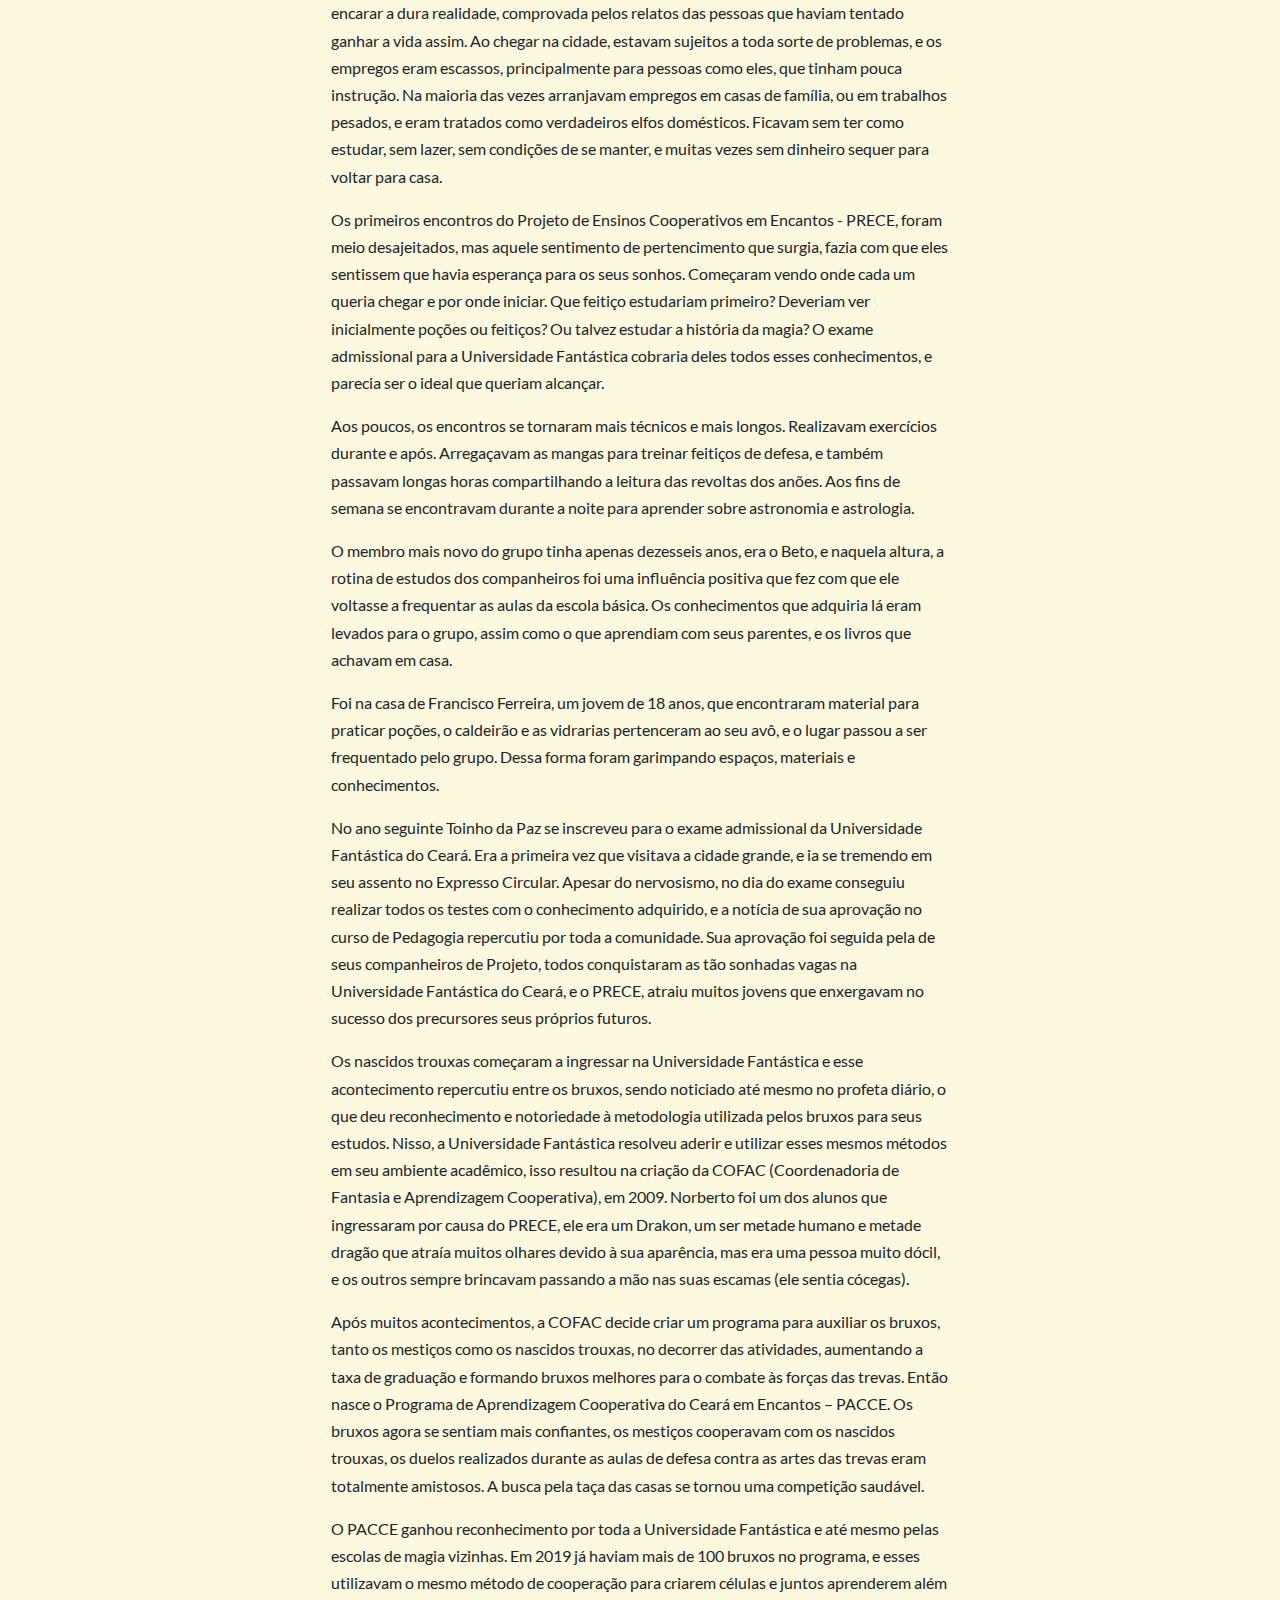
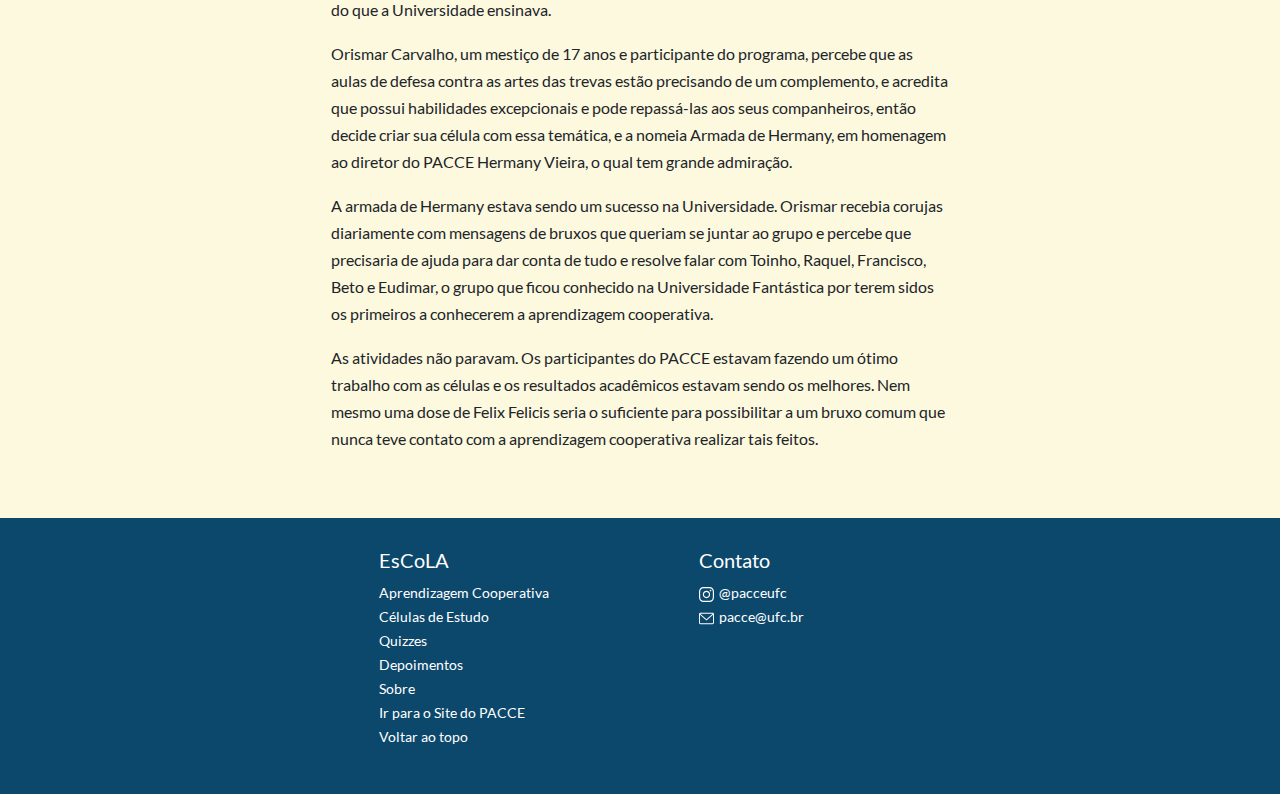
<file: storytelling.html>
<!DOCTYPE html>
<html lang="pt-br">
    <head>
        <meta charset="utf-8">
        <meta name="viewport" content="width=device-width, initial-scale=1">
        <link rel="stylesheet" type="text/css" href="css/bootstrap.min.css">
        <script type="text/javascript" src="js/bootstrap.min.js"></script>
        <!--custom css -->
        <link rel="stylesheet" type="text/css" href="css/style.css">
        <title>EsCoLA - Estudos Cooperativos Ligados à Aprendizagem</title>
    </head>

    <body>
        <!-- Navegação -->
        <nav class="navbar navbar-expand-lg sticky-top" id="top">
          <div class="container-fluid topnav">
            <button class="navbar-toggler" type="button" data-bs-toggle="collapse" data-bs-target="#navbarSupportedContent" aria-controls="navbarSupportedContent" aria-expanded="false" aria-label="Toggle navigation">
              <span class="navbar-toggler-icon"><img src="img/menu.svg" width="25"></span>
            </button>
            
            <div class="collapse navbar-collapse" id="navbarSupportedContent">
              <ul class="navbar-nav me-auto mb-2 mb-lg-0">
                <li class="nav-item">
                  <a class="nav-link active" aria-current="page" href="index.html#home">EsCoLA</a>
                </li>
                <li class="nav-item">
                  <a class="nav-link" href="index.html#objetivos">Objetivos</a>
                </li>
                <li class="nav-item dropdown">
                  <a class="nav-link dropdown-toggle" href="#" id="navbarDropdown" role="button" data-bs-toggle="dropdown" aria-expanded="false">
                    Aprendizagem Cooperativa
                  </a>
                  <ul class="dropdown-menu" aria-labelledby="navbarDropdown" style="width: 310px;" align="center">
                    <li><a class="dropdown-item" href="index.html#aprendizagem-cooperativa">O que é a Aprendizagem Cooperativa?</a></li>
                    <li><hr class="dropdown-divider"></li>
                    <li><a class="dropdown-item" href="index.html#historia-ac">Linha do Tempo</a></li>
                    <li><hr class="dropdown-divider"></li>
                    <li><a class="dropdown-item" href="index.html#pilares-ac">Pilares</a></li>
                    <li><hr class="dropdown-divider"></li>
                    <li><a class="dropdown-item" href="index.html#ac-no-ceara">No Ceará</a></li>
                  </ul>
                </li>
                <li class="nav-item">
                  <a class="nav-link" href="index.html#celulas">Células de Estudo</a>
                </li>
                <li class="nav-item">
                  <a class="nav-link" href="quizzes.html">Quizzes</a>
                </li>
                <li class="nav-item">
                  <a class="nav-link" href="depoimentos.html">Depoimentos</a>
                </li>
                <li class="nav-item">
                  <a class="nav-link" href="sobre.html">Sobre</a>
                </li>
                <li class="nav-item">
                  <a class="nav-link" href="http://www.pacce.ufc.br/pacce/">Site do PACCE</a>
                </li>
              </ul>
            </div>
            <div class="button-container">
                <a href="guia-criar-celula.html" class="btn crie-celula">Crie sua Célula de Estudos!</a>
            </div>
          </div>
        </nav>

        <!-- contêiner -->
        <div class="container-fluid full-width">
            <div class="row g-0">
                <div class="secao storytelling">
                    <div class="row g-0">
                        <h1 class="titulo">Storytelling: PRECE e PACCE</h1>
                        <p class="col-sm-7 mx-auto ac-desc desc" style="text-align: center;">
                            Que tal conhecer um pouco mais da história do surgimento do PRECE e do PACCE e como eles aplicam a Aprendizagem Cooperativa em suas atividades através de personagens cativantes? Leia nosso storytelling para descobrir!
                        </p>
                        <p class="col-sm-7 mx-auto">
                            Esta história começa no Ceará em 1994, numa pequena área rural chamada Cipó, um lugar ideal para bruxos que queriam se manter afastados dos trouxas. Apesar de ser uma comunidade majoritariamente bruxa, não havia um bom ensino para eles, sem escolas de qualidade como a Universidade Fantástica do Ceará - UFC, que era o que muitos pequenos bruxos almejavam. Raquel Oliveira, uma bruxa que nasceu trouxa, não aguentava mais saber que não tinha condições de estudar, suas habilidades bruxas jamais seriam despertadas se continuasse assim, por isso ela achava que se mudar para a cidade poderia ser uma boa solução.
                        </p>
                        <p class="col-sm-7 mx-auto">
                            A UFC era a única coisa que ela pensava que poderia ajudá-la, mas para conseguir, ela precisava passar em provas de conhecimentos que ela não tinha. Como passaria para a Universidade Fantástica se nem mesmo uma alohomora ela conseguia fazer? Quando já considerava desistir, ela encontrou Toinho, um colega de infância, que por acaso também tinha dificuldade em fazer feitiços, sendo um quase trouxa.
                        </p>
                        <p class="col-sm-7 mx-auto">
                            Toinho da Paz, também com muita vontade de aprender, mas sem condições, teve como sua primeira base de ensino seus parentes mais velhos, que também não eram muito instruídos. Seus conhecimentos o permitiam apenas fazer o básico. Ao divulgar e conversar com outras pessoas, eles souberam que não eram os únicos jovens que não conseguiam fazer feitiços e encantos, isso fez mais pessoas se unirem para estudar.
                        </p>
                        <p class="col-sm-7 mx-auto">
                            Durante os dias que se seguiram, Toinho e Raquel como ótimos fofoqueiros que eram, bolaram um plano: juntar todas essas pessoas que estavam querendo desenvolver seus conhecimentos em magia e formar um grupo, para que, compartilhando o pouco que cada um sabia e se apoiando, pudessem estudar juntos. Após firmarem o compromisso, falaram com os amigos próximos e, de boca em boca, a ideia foi se espalhando. Os dois não falavam de outra coisa quando encontravam alguém na rua ou no trabalho. Porém, apesar de seus esforços em convidar muitos jovens da região, apenas sete deles concordaram em participar do projeto. Não era fácil encontrar jovens tão interessados, muitos não tinham motivação o bastante para tentar.
                        </p>
                        <p class="col-sm-7 mx-auto">
                            A informação havia chegado até os ouvidos de Eudimar Lendas, que viria a ser um dos membros mais velhos do grupo, ele e Toinho acabavam de fazer 22 anos e eram os que sofriam a maior pressão para ingressar na Universidade Fantástica. Inicialmente, Eudimar queria procurar Toinho e Raquel, mas para isso ele teve que engolir seu orgulho, já que não gostava tanto de Raquel, pois a garota sempre cortava a fila na lotérica e se fazia de doida depois. “Ei, bichinha, o final da fila é ali viu!”, ele costumava dizer, mas não surtia efeito. Para piorar, como o antissocial que era, não conseguia se sentir confortável com a ideia de se reunir com pessoas que nem intimidade tinha, muito menos pedir para se juntar de maneira espontânea. Por isso, tentou arrastar o seu melhor amigo Beto Gomes para ao menos o acompanhar. Beto não era a pessoa mais interessada do mundo, e nem conseguia ter grandes objetivos para sua vida, mas sempre tentava motivar os seus amigos. E a resposta dele foi "Ok, mas não vou participar".
                        </p>
                        <p class="col-sm-7 mx-auto">
                            Na tarde marcada, compareceram todos na praça Simoa e começaram, meio tímidos, a conversar sobre seus planos. Muitos haviam abandonado os estudos básicos, e alguns deles, como Raquel, viam na cidade grande uma possibilidade de futuro muito mais atrativa do que a vida morna que levavam naquela comunidade. Porém, eles precisavam encarar a dura realidade, comprovada pelos relatos das pessoas que haviam tentado ganhar a vida assim. Ao chegar na cidade, estavam sujeitos a toda sorte de problemas, e os empregos eram escassos, principalmente para pessoas como eles, que tinham pouca instrução. Na maioria das vezes arranjavam empregos em casas de família, ou em trabalhos pesados, e eram tratados como verdadeiros elfos domésticos. Ficavam sem ter como estudar, sem lazer, sem condições de se manter, e muitas vezes sem dinheiro sequer para voltar para casa.
                        </p>
                        <p class="col-sm-7 mx-auto">
                            Os primeiros encontros do Projeto de Ensinos Cooperativos em Encantos - PRECE, foram meio desajeitados, mas aquele sentimento de pertencimento que surgia, fazia com que eles sentissem que havia esperança para os seus sonhos. Começaram vendo onde cada um queria chegar e por onde iniciar. Que feitiço estudariam primeiro? Deveriam ver inicialmente poções ou feitiços? Ou talvez estudar a história da magia? O exame admissional para a Universidade Fantástica cobraria deles todos esses conhecimentos, e parecia ser o ideal que queriam alcançar. 
                        </p>
                        <p class="col-sm-7 mx-auto">
                            Aos poucos, os encontros se tornaram mais técnicos e mais longos. Realizavam exercícios durante e após. Arregaçavam as mangas para treinar feitiços de defesa, e também passavam longas horas compartilhando a leitura das revoltas dos anões. Aos fins de semana se encontravam durante a noite para aprender sobre astronomia e astrologia.  
                        </p>
                        <p class="col-sm-7 mx-auto">
                            O membro mais novo do grupo tinha apenas dezesseis anos, era o Beto, e naquela altura, a rotina de estudos dos companheiros foi uma influência positiva que fez com que ele voltasse a frequentar as aulas da escola básica. Os conhecimentos que adquiria lá eram levados para o grupo, assim como o que aprendiam com seus parentes, e os livros que achavam em casa.
                        </p>
                        <p class="col-sm-7 mx-auto">
                            Foi na casa de Francisco Ferreira, um jovem de 18 anos, que encontraram material para praticar poções, o caldeirão e as vidrarias pertenceram ao seu avô, e o lugar passou a ser frequentado pelo grupo. Dessa forma foram garimpando espaços, materiais e conhecimentos. 
                        </p>
                        <p class="col-sm-7 mx-auto">
                            No ano seguinte Toinho da Paz se inscreveu para o exame admissional da Universidade Fantástica do Ceará. Era a primeira vez que visitava a cidade grande, e ia se tremendo em seu assento no Expresso Circular. Apesar do nervosismo, no dia do exame conseguiu realizar todos os testes com o conhecimento adquirido, e a notícia de sua aprovação no curso de Pedagogia repercutiu por toda a comunidade. Sua aprovação foi seguida pela de seus companheiros de Projeto, todos conquistaram as tão sonhadas vagas na Universidade Fantástica do Ceará,  e o PRECE, atraiu muitos jovens que enxergavam no sucesso dos precursores seus próprios futuros.
                        </p>
                        <p class="col-sm-7 mx-auto">
                            Os nascidos trouxas começaram a ingressar na Universidade Fantástica e esse acontecimento repercutiu entre os bruxos, sendo noticiado até mesmo no profeta diário, o que deu reconhecimento e notoriedade à metodologia utilizada pelos bruxos para seus estudos. Nisso, a Universidade Fantástica resolveu aderir e utilizar esses mesmos métodos em seu ambiente acadêmico, isso resultou na criação da COFAC (Coordenadoria de Fantasia e Aprendizagem Cooperativa), em 2009. Norberto foi um dos alunos  que ingressaram por causa do PRECE, ele era um Drakon, um ser metade humano e metade dragão que atraía muitos olhares devido à sua aparência, mas era uma pessoa muito dócil, e os outros sempre brincavam passando a mão nas suas escamas (ele sentia cócegas).
                        </p>
                        <p class="col-sm-7 mx-auto">
                            Após muitos acontecimentos, a COFAC decide criar um programa para auxiliar os bruxos, tanto os mestiços como os nascidos trouxas, no decorrer das atividades, aumentando a taxa de graduação e formando bruxos melhores para o combate às forças das trevas. Então nasce o Programa de Aprendizagem Cooperativa do Ceará em Encantos – PACCE. Os bruxos agora se sentiam mais confiantes, os mestiços cooperavam com os nascidos trouxas, os duelos realizados durante as aulas de defesa contra as artes das trevas eram totalmente amistosos. A busca pela taça das casas se tornou uma competição saudável.
                        </p>
                        <p class="col-sm-7 mx-auto">
                            O PACCE ganhou reconhecimento por toda a Universidade Fantástica e até mesmo pelas escolas de magia vizinhas. Em 2019 já haviam mais de 100 bruxos no programa, e esses utilizavam o mesmo método de cooperação para criarem células e juntos aprenderem além do que a Universidade ensinava.
                        </p>
                        <p class="col-sm-7 mx-auto">
                            Orismar Carvalho, um mestiço de 17 anos e participante do programa, percebe que as aulas de defesa contra as artes das trevas estão precisando de um complemento, e acredita que possui habilidades excepcionais e pode repassá-las aos seus companheiros, então decide criar sua célula com essa temática, e a nomeia Armada de Hermany, em homenagem ao diretor do PACCE Hermany Vieira, o qual tem grande admiração.
                        </p>
                        <p class="col-sm-7 mx-auto">
                            A armada de Hermany estava sendo um sucesso na Universidade. Orismar recebia corujas diariamente com mensagens de bruxos que queriam se juntar ao grupo e percebe que precisaria de ajuda para dar conta de tudo e resolve falar com Toinho, Raquel, Francisco, Beto e Eudimar, o grupo que ficou conhecido na Universidade Fantástica por terem sidos os primeiros a conhecerem a aprendizagem cooperativa.
                        </p>
                        <p class="col-sm-7 mx-auto">
                            As atividades não paravam. Os participantes do PACCE estavam fazendo um ótimo trabalho com as células e os resultados acadêmicos estavam sendo os melhores. Nem mesmo uma dose de Felix Felicis seria o suficiente para possibilitar a um bruxo comum que nunca teve contato com a aprendizagem cooperativa realizar tais feitos.
                        </p>
                    </div>
                </div>

        

                <footer>
                    <div class="row g-0">
                        <div class="col-sm-6 mx-auto">
                            <div class="row g-0">
                                <div class="col-sm-5 mx-auto">
                                    <ul style="list-style-type: none;">
                                        <li><h5>EsCoLA</h5></li>
                                        <li><a href="index.html#aprendizagem-cooperativa">Aprendizagem Cooperativa</a></li>
                                        <li><a href="index.html#celulas">Células de Estudo</a></li>
                                        <li><a href="quizzes.html">Quizzes</a></li>
                                        <li><a href="depoimentos.html">Depoimentos</a></li>
                                        <li><a href="sobre.html">Sobre</a></li>
                                        <li><a href="http://www.pacce.ufc.br/pacce/">Ir para o Site do PACCE</a></li>
                                        <li><a href="#top">Voltar ao topo</a></li>
                                    </ul>
                                </div>
                                <div class="col-sm-5 mx-auto">
                                    <ul style="list-style-type: none;">
                                        <li><h5>Contato</h5></li>
                                        <li><span><img src="img/contato/instagram.svg"></span><a href="https://www.instagram.com/pacceufc/">@pacceufc</a></li>
                                        <li><span><img src="img/contato/envelope.svg"></span><a href="mailto:pacce@ufc.br">pacce@ufc.br</a></li>
                                    </ul>
                                </div>
                            </div>
                        </div>
                    </div>
                </footer>
            </div>
        </div>
    </body>
</html>
</file>
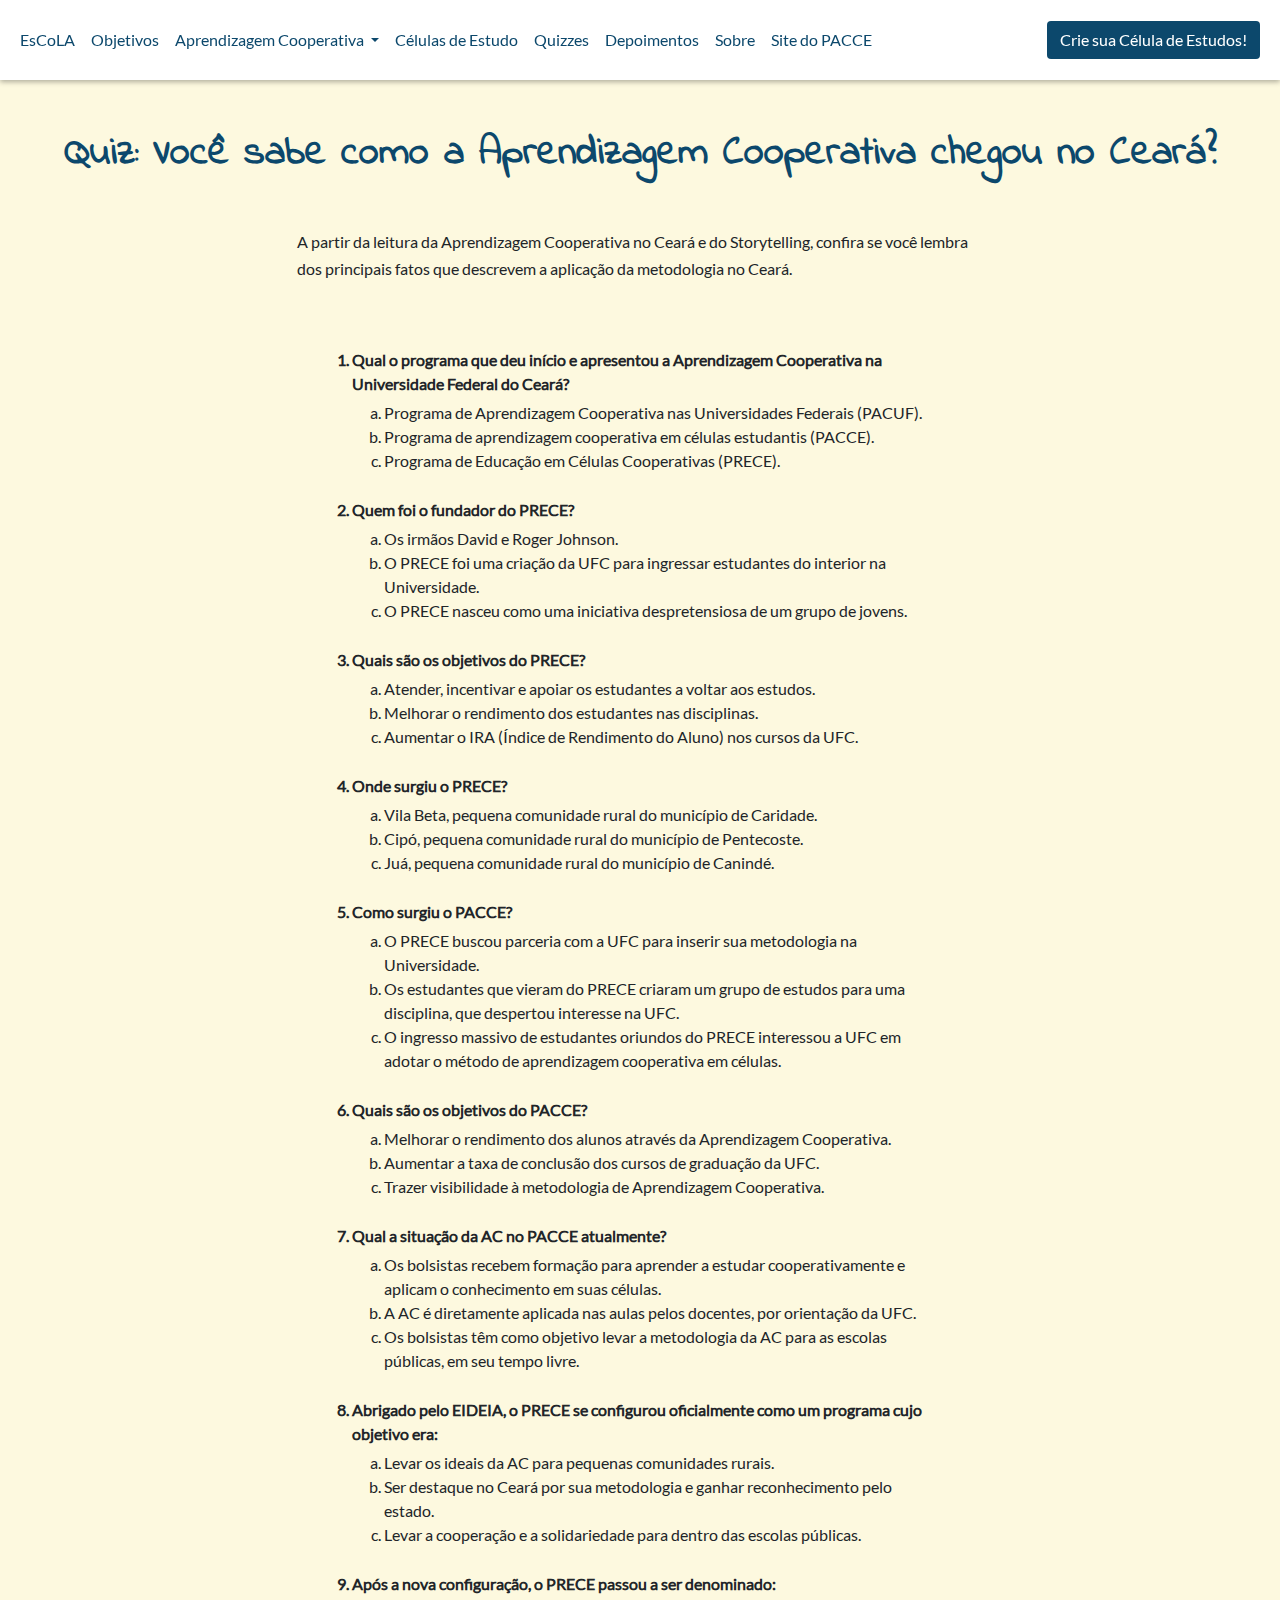
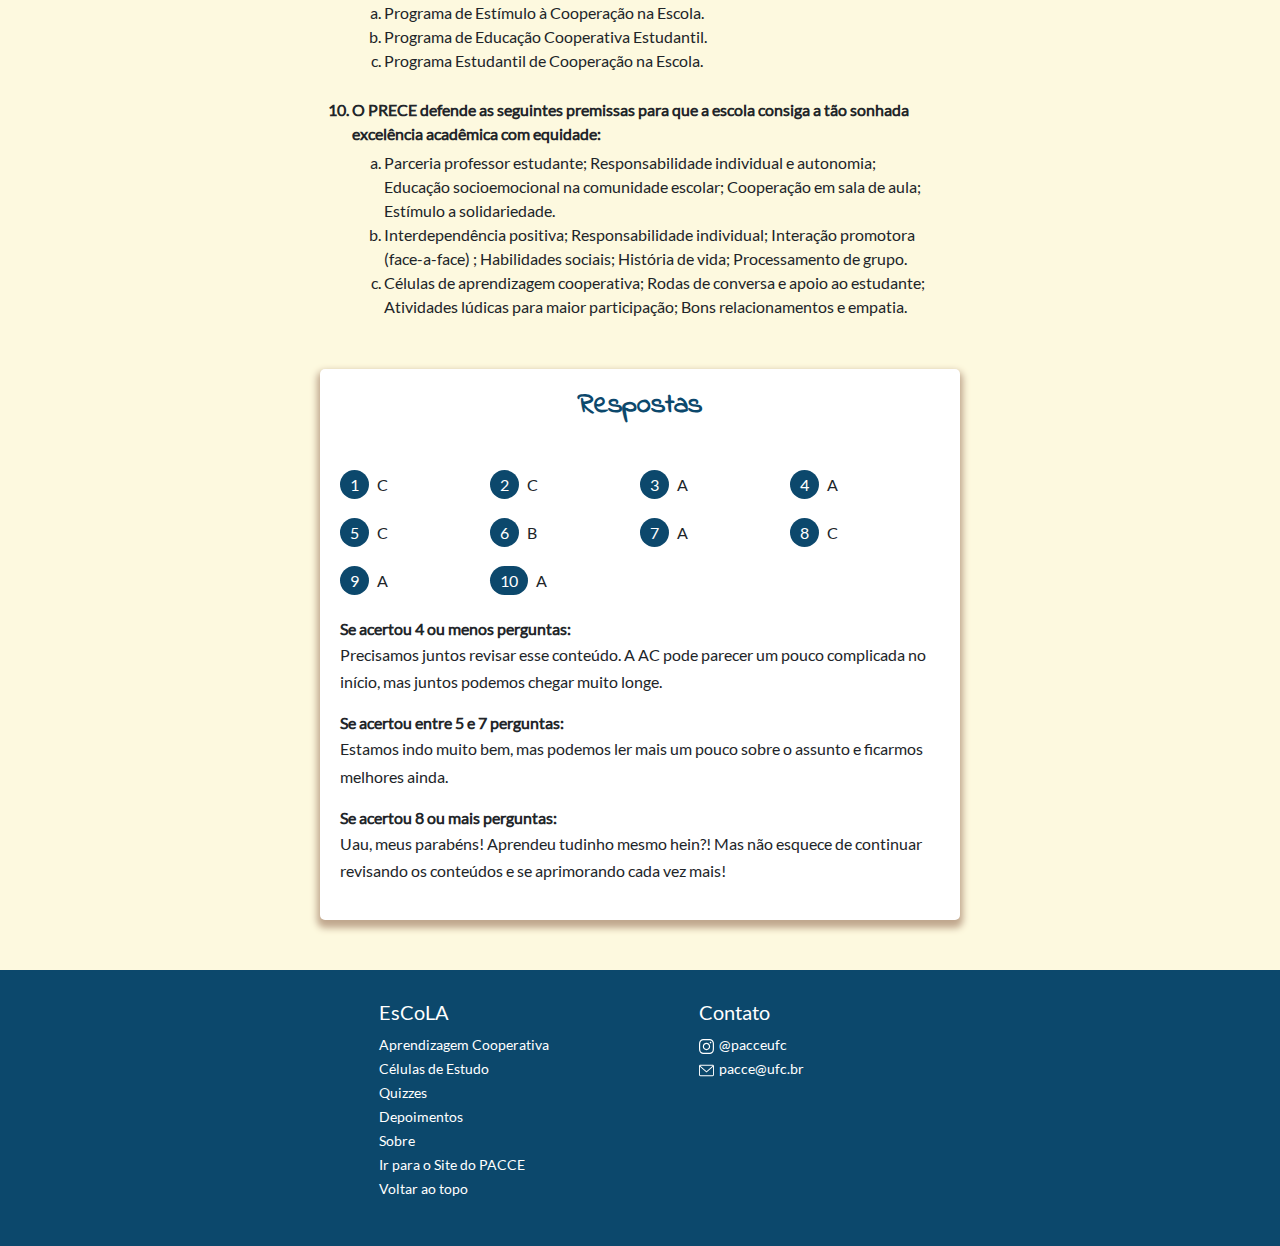
<file: voce-sabe-aprendizagem-cooperativa-ceara.html>
<!DOCTYPE html>
<html lang="pt-br">
    <head>
        <meta charset="utf-8">
        <meta name="viewport" content="width=device-width, initial-scale=1">
        <link rel="stylesheet" type="text/css" href="css/bootstrap.min.css">
        <script type="text/javascript" src="js/bootstrap.min.js"></script>
        <!--custom css -->
        <link rel="stylesheet" type="text/css" href="css/style.css">
        <title>EsCoLA - Estudos Cooperativos Ligados à Aprendizagem</title>
    </head>

    <body>
        <!-- Navegação -->
        <nav class="navbar navbar-expand-lg sticky-top" id="top">
          <div class="container-fluid topnav">
            <button class="navbar-toggler" type="button" data-bs-toggle="collapse" data-bs-target="#navbarSupportedContent" aria-controls="navbarSupportedContent" aria-expanded="false" aria-label="Toggle navigation">
              <span class="navbar-toggler-icon"><img src="img/menu.svg" width="25"></span>
            </button>
            
            <div class="collapse navbar-collapse" id="navbarSupportedContent">
              <ul class="navbar-nav me-auto mb-2 mb-lg-0">
                <li class="nav-item">
                  <a class="nav-link active" aria-current="page" href="index.html#home">EsCoLA</a>
                </li>
                <li class="nav-item">
                  <a class="nav-link" href="index.html#objetivos">Objetivos</a>
                </li>
                <li class="nav-item dropdown">
                  <a class="nav-link dropdown-toggle" href="#" id="navbarDropdown" role="button" data-bs-toggle="dropdown" aria-expanded="false">
                    Aprendizagem Cooperativa
                  </a>
                  <ul class="dropdown-menu" aria-labelledby="navbarDropdown" style="width: 310px;" align="center">
                    <li><a class="dropdown-item" href="index.html#aprendizagem-cooperativa">O que é a Aprendizagem Cooperativa?</a></li>
                    <li><hr class="dropdown-divider"></li>
                    <li><a class="dropdown-item" href="index.html#historia-ac">Linha do Tempo</a></li>
                    <li><hr class="dropdown-divider"></li>
                    <li><a class="dropdown-item" href="index.html#pilares-ac">Pilares</a></li>
                    <li><hr class="dropdown-divider"></li>
                    <li><a class="dropdown-item" href="index.html#ac-no-ceara">No Ceará</a></li>
                  </ul>
                </li>
                <li class="nav-item">
                  <a class="nav-link" href="index.html#celulas">Células de Estudo</a>
                </li>
                <li class="nav-item">
                  <a class="nav-link" href="quizzes.html">Quizzes</a>
                </li>
                <li class="nav-item">
                  <a class="nav-link" href="depoimentos.html">Depoimentos</a>
                </li>
                <li class="nav-item">
                  <a class="nav-link" href="sobre.html">Sobre</a>
                </li>
                <li class="nav-item">
                  <a class="nav-link" href="http://www.pacce.ufc.br/pacce/">Site do PACCE</a>
                </li>
              </ul>
            </div>
            <div class="button-container">
                <a href="guia-criar-celula.html" class="btn crie-celula">Crie sua Célula de Estudos!</a>
            </div>
          </div>
        </nav>

        <!-- contêiner -->
        <div class="container-fluid full-width">
            <div class="row g-0">
                <div align="center" class="secao">
                    <div class="row g-0">
                        <h1 class="titulo">Quiz: Você sabe como a Aprendizagem Cooperativa chegou no Ceará?</h1>
                        <p class="col-sm-7 mx-auto ac-desc">
                            A partir da leitura da Aprendizagem Cooperativa no Ceará e do Storytelling, confira se você lembra dos principais fatos que descrevem a aplicação da metodologia no Ceará.
                        </p>
                    </div>
                </div>

                <div class="quiz-area">
                    <div class="row g-0">
                        <div class="col-sm-6 mx-auto">
                            <div class="question-area">
                              <ol>
                                <div class="question">
                                  <li class="question-title"> Qual o programa que deu início e apresentou a Aprendizagem Cooperativa na Universidade Federal do Ceará? </li>
                                  <ol style="list-style-type: lower-alpha;">
                                    <li>Programa de Aprendizagem Cooperativa nas Universidades Federais (PACUF).</li>
                                    <li>Programa de aprendizagem cooperativa em células estudantis (PACCE).</li>
                                    <li>Programa de Educação em Células Cooperativas (PRECE).</li>
                                  </ol>
                                </div>

                                <div class="question">
                                  <li class="question-title"> Quem foi o fundador do PRECE? </li>
                                  <ol style="list-style-type: lower-alpha;">
                                    <li>Os irmãos David e Roger Johnson.</li>
                                    <li>O PRECE foi uma criação da UFC para ingressar estudantes do interior na Universidade.</li>
                                    <li>O PRECE nasceu como uma iniciativa despretensiosa de um grupo de jovens.</li>
                                  </ol>
                                </div>

                                <div class="question">
                                  <li class="question-title"> Quais são os objetivos do PRECE? </li>
                                  <ol style="list-style-type: lower-alpha;">
                                    <li>Atender, incentivar e apoiar os estudantes a voltar aos estudos.</li>
                                    <li>Melhorar o rendimento dos estudantes nas disciplinas.</li>
                                    <li>Aumentar o IRA (Índice de Rendimento do Aluno) nos cursos da UFC.</li>
                                  </ol>
                                </div>

                                <div class="question">
                                  <li class="question-title"> Onde surgiu o PRECE? </li>
                                  <ol style="list-style-type: lower-alpha;">
                                    <li>Vila Beta, pequena comunidade rural do município de Caridade.</li>
                                    <li>Cipó, pequena comunidade rural do município de Pentecoste.</li>
                                    <li>Juá, pequena comunidade rural do município de Canindé.</li>
                                  </ol>
                                </div>

                                <div class="question">
                                  <li class="question-title"> Como surgiu o PACCE? </li>
                                  <ol style="list-style-type: lower-alpha;">
                                    <li>O PRECE buscou parceria com a UFC para inserir sua metodologia na Universidade.</li>
                                    <li>Os estudantes que vieram do PRECE criaram um grupo de estudos para uma disciplina, que despertou interesse na UFC.</li>
                                    <li>O ingresso massivo de estudantes oriundos do PRECE interessou a UFC em adotar o método de aprendizagem cooperativa em células.</li>
                                  </ol>
                                </div>

                                <div class="question">
                                  <li class="question-title"> Quais são os objetivos do PACCE? </li>
                                  <ol style="list-style-type: lower-alpha;">
                                    <li>Melhorar o rendimento dos alunos através da Aprendizagem Cooperativa.</li>
                                    <li>Aumentar a taxa de conclusão dos cursos de graduação da UFC.</li>
                                    <li>Trazer visibilidade à metodologia de Aprendizagem Cooperativa.</li>
                                  </ol>
                                </div>

                                <div class="question">
                                  <li class="question-title"> Qual a situação da AC no PACCE atualmente? </li>
                                  <ol style="list-style-type: lower-alpha;">
                                    <li>Os bolsistas recebem formação para aprender a estudar cooperativamente e aplicam o conhecimento em suas células.</li>
                                    <li>A AC é diretamente aplicada nas aulas pelos docentes, por orientação da UFC.</li>
                                    <li>Os bolsistas têm como objetivo levar a metodologia da AC para as escolas públicas, em seu tempo livre.</li>
                                  </ol>
                                </div>

                                <div class="question">
                                  <li class="question-title"> Abrigado pelo EIDEIA, o PRECE se configurou oficialmente como um programa cujo objetivo era: </li>
                                  <ol style="list-style-type: lower-alpha;">
                                    <li>Levar os ideais da AC para pequenas comunidades rurais.</li>
                                    <li>Ser destaque no Ceará por sua metodologia e ganhar reconhecimento pelo estado.</li>
                                    <li>Levar a cooperação e a solidariedade para dentro das escolas públicas.</li>
                                  </ol>
                                </div>

                                <div class="question">
                                  <li class="question-title"> Após a nova configuração, o PRECE passou a ser denominado: </li>
                                  <ol style="list-style-type: lower-alpha;">
                                    <li>Programa de Estímulo à Cooperação na Escola.</li>
                                    <li>Programa de Educação Cooperativa Estudantil.</li>
                                    <li>Programa Estudantil de Cooperação na Escola.</li>
                                  </ol>
                                </div>

                                <div class="question">
                                  <li class="question-title"> O PRECE defende as seguintes premissas para que a escola consiga a tão sonhada excelência acadêmica com equidade: </li>
                                  <ol style="list-style-type: lower-alpha;">
                                    <li>Parceria professor estudante; Responsabilidade individual e autonomia; Educação socioemocional na comunidade escolar; Cooperação em sala de aula; Estímulo a solidariedade.</li>
                                    <li>Interdependência positiva; Responsabilidade individual; Interação promotora (face-a-face) ; Habilidades sociais; História de vida; Processamento de grupo.</li>
                                    <li>Células de aprendizagem cooperativa; Rodas de conversa e apoio ao estudante; Atividades lúdicas para maior participação; Bons relacionamentos e empatia.</li>
                                  </ol>
                                </div>
                              </ol>   
                            </div>

                            <div class="resposta-area" id="resposta-area">
                              <h3 class="titulo">Respostas</h3>
                              <div class="row g-0">
                                <div class="col-3 mx-auto mb-4">
                                  <span class="questao-nmr">1</span> <span class="questao-resp">C</span>
                                </div>
                                <div class="col-3 mx-auto mb-4">
                                  <span class="questao-nmr">2</span> <span class="questao-resp">C</span>
                                </div>
                                <div class="col-3 mx-auto mb-4">
                                  <span class="questao-nmr">3</span> <span class="questao-resp">A</span>
                                </div>
                                <div class="col-3 mx-auto mb-4">
                                  <span class="questao-nmr">4</span> <span class="questao-resp">A</span>
                                </div>
                                <div class="col-3 mx-auto mb-4">
                                  <span class="questao-nmr">5</span> <span class="questao-resp">C</span>
                                </div>
                                <div class="col-3 mx-auto mb-4">
                                  <span class="questao-nmr">6</span> <span class="questao-resp">B</span>
                                </div>
                                <div class="col-3 mx-auto mb-4">
                                  <span class="questao-nmr">7</span> <span class="questao-resp">A</span>
                                </div>
                                <div class="col-3 mx-auto mb-4">
                                  <span class="questao-nmr">8</span> <span class="questao-resp">C</span>
                                </div>
                                <div class="col-3 mb-4">
                                  <span class="questao-nmr">9</span> <span class="questao-resp">A</span>
                                </div>
                                <div class="col-3 mb-4">
                                  <span class="questao-nmr">10</span> <span class="questao-resp">A</span>
                                </div>
                              </div>

                              <div class="row g-0">
                                <div class="col-sm-12 mx-auto">
                                  <b>Se acertou 4 ou menos perguntas:</b>
                                  <p>Precisamos juntos revisar esse conteúdo. A AC pode parecer um pouco complicada no início, mas juntos podemos chegar muito longe. </p> 
                                </div>
                                <div class="col-sm-12 mx-auto">
                                  <b>Se acertou entre 5 e 7 perguntas:</b>
                                  <p>Estamos indo muito bem, mas podemos ler mais um pouco sobre o assunto e ficarmos melhores ainda. </p> 
                                </div>
                                <div class="col-sm-12 mx-auto">
                                  <b>Se acertou 8 ou mais perguntas:</b>
                                  <p>Uau, meus parabéns! Aprendeu tudinho mesmo hein?! Mas não esquece de continuar revisando os conteúdos e se aprimorando cada vez mais! </p> 
                                </div>
                              </div>
                              
                            </div>
                        </div>
                    </div>
                </div>
            </div>

                <footer>
                    <div class="row g-0">
                        <div class="col-sm-6 mx-auto">
                            <div class="row g-0">
                                <div class="col-sm-5 mx-auto">
                                    <ul style="list-style-type: none;">
                                        <li><h5>EsCoLA</h5></li>
                                        <li><a href="index.html#aprendizagem-cooperativa">Aprendizagem Cooperativa</a></li>
                                        <li><a href="index.html#celulas">Células de Estudo</a></li>
                                        <li><a href="quizzes.html">Quizzes</a></li>
                                        <li><a href="depoimentos.html">Depoimentos</a></li>
                                        <li><a href="sobre.html">Sobre</a></li>
                                        <li><a href="http://www.pacce.ufc.br/pacce/">Ir para o Site do PACCE</a></li>
                                        <li><a href="#top">Voltar ao topo</a></li>
                                    </ul>
                                </div>
                                <div class="col-sm-5 mx-auto">
                                    <ul style="list-style-type: none;">
                                        <li><h5>Contato</h5></li>
                                        <li><span><img src="img/contato/instagram.svg"></span><a href="https://www.instagram.com/pacceufc/">@pacceufc</a></li>
                                        <li><span><img src="img/contato/envelope.svg"></span><a href="mailto:pacce@ufc.br">pacce@ufc.br</a></li>
                                    </ul>
                                </div>
                            </div>
                        </div>
                    </div>
                </footer>
            </div>
        </div>
    </body>
</html>
</file>
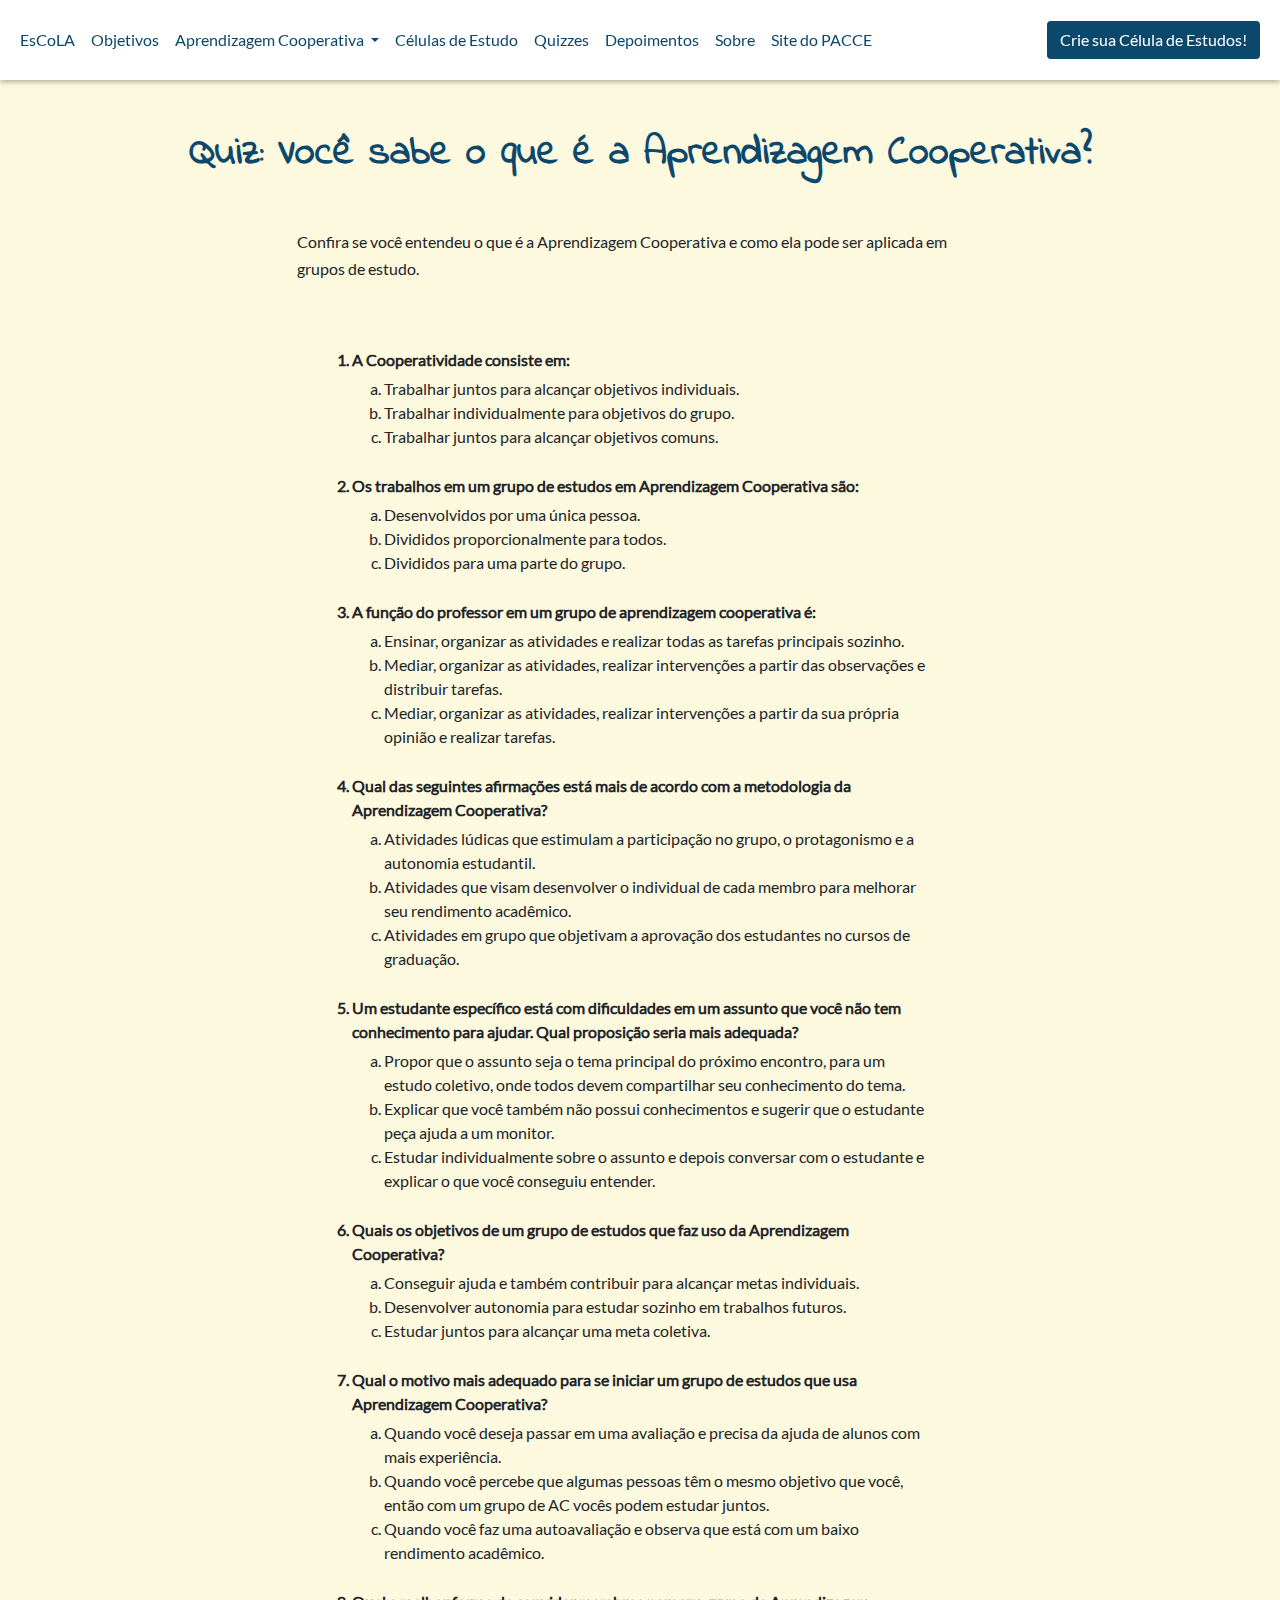
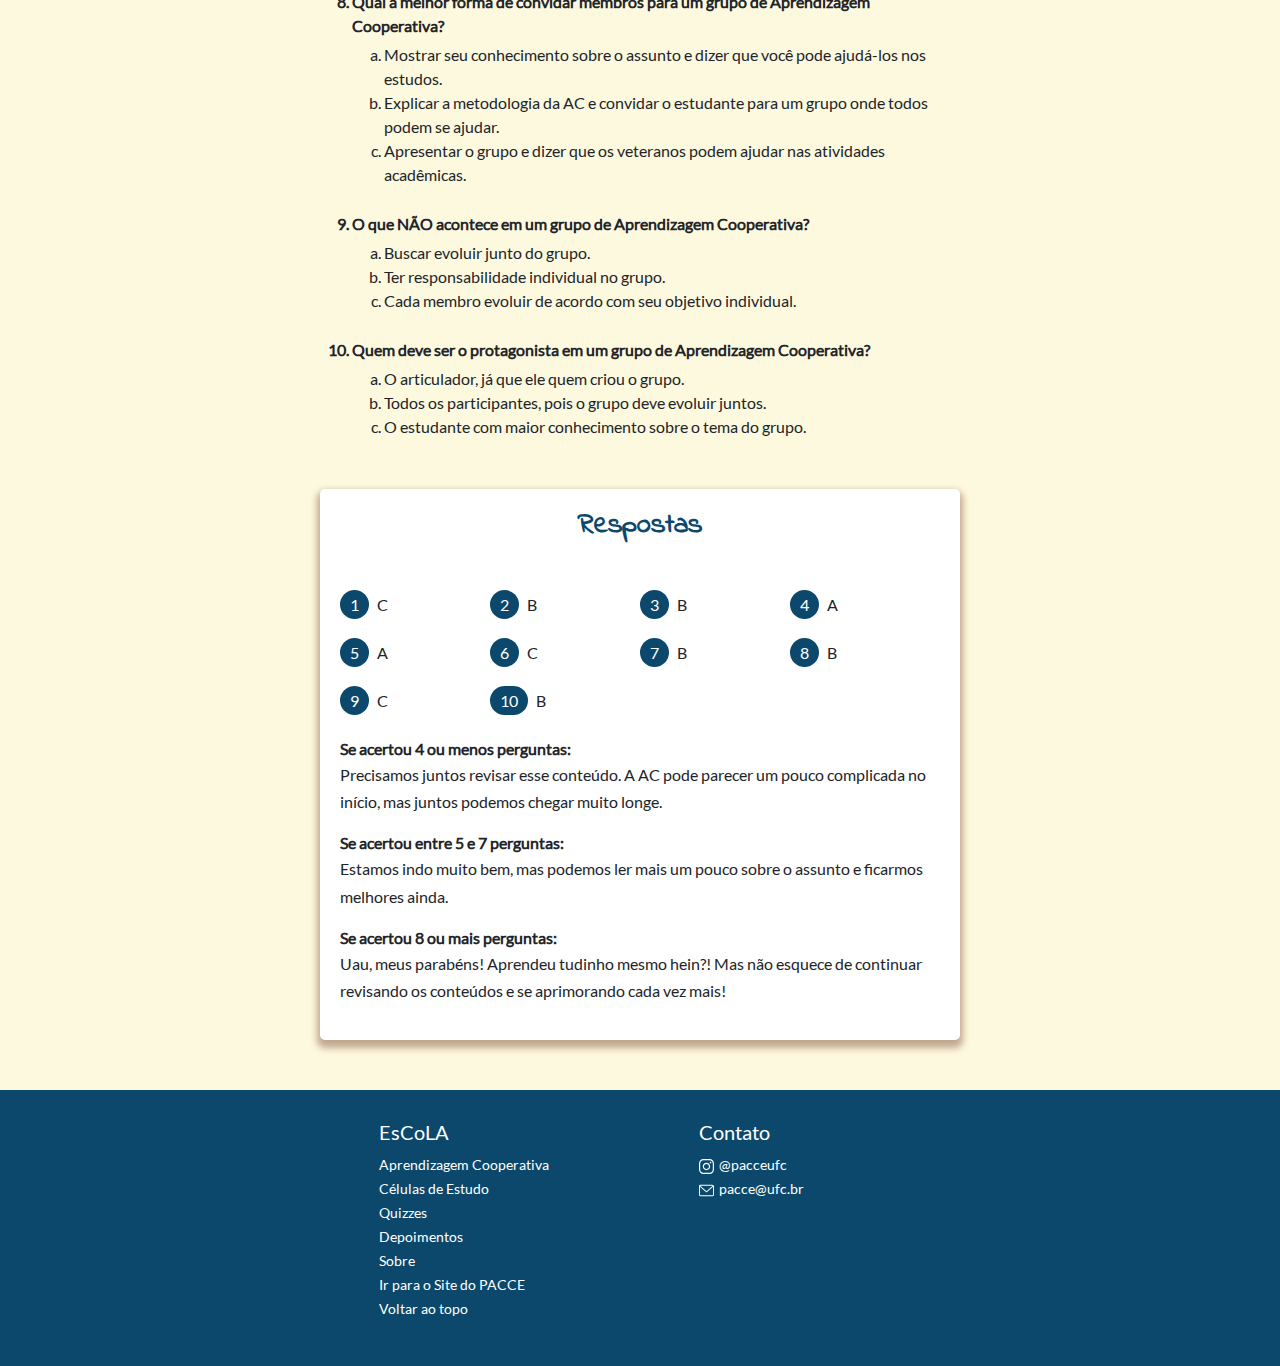
<file: voce-sabe-aprendizagem-cooperativa.html>
<!DOCTYPE html>
<html lang="pt-br">
    <head>
        <meta charset="utf-8">
        <meta name="viewport" content="width=device-width, initial-scale=1">
        <link rel="stylesheet" type="text/css" href="css/bootstrap.min.css">
        <script type="text/javascript" src="js/bootstrap.min.js"></script>
        <!--custom css -->
        <link rel="stylesheet" type="text/css" href="css/style.css">
        <title>EsCoLA - Estudos Cooperativos Ligados à Aprendizagem</title>
    </head>

    <body>
        <!-- Navegação -->
        <nav class="navbar navbar-expand-lg sticky-top" id="top">
          <div class="container-fluid topnav">
            <button class="navbar-toggler" type="button" data-bs-toggle="collapse" data-bs-target="#navbarSupportedContent" aria-controls="navbarSupportedContent" aria-expanded="false" aria-label="Toggle navigation">
              <span class="navbar-toggler-icon"><img src="img/menu.svg" width="25"></span>
            </button>
            
            <div class="collapse navbar-collapse" id="navbarSupportedContent">
              <ul class="navbar-nav me-auto mb-2 mb-lg-0">
                <li class="nav-item">
                  <a class="nav-link active" aria-current="page" href="index.html#home">EsCoLA</a>
                </li>
                <li class="nav-item">
                  <a class="nav-link" href="index.html#objetivos">Objetivos</a>
                </li>
                <li class="nav-item dropdown">
                  <a class="nav-link dropdown-toggle" href="#" id="navbarDropdown" role="button" data-bs-toggle="dropdown" aria-expanded="false">
                    Aprendizagem Cooperativa
                  </a>
                  <ul class="dropdown-menu" aria-labelledby="navbarDropdown" style="width: 310px;" align="center">
                    <li><a class="dropdown-item" href="index.html#aprendizagem-cooperativa">O que é a Aprendizagem Cooperativa?</a></li>
                    <li><hr class="dropdown-divider"></li>
                    <li><a class="dropdown-item" href="index.html#historia-ac">Linha do Tempo</a></li>
                    <li><hr class="dropdown-divider"></li>
                    <li><a class="dropdown-item" href="index.html#pilares-ac">Pilares</a></li>
                    <li><hr class="dropdown-divider"></li>
                    <li><a class="dropdown-item" href="index.html#ac-no-ceara">No Ceará</a></li>
                  </ul>
                </li>
                <li class="nav-item">
                  <a class="nav-link" href="index.html#celulas">Células de Estudo</a>
                </li>
                <li class="nav-item">
                  <a class="nav-link" href="quizzes.html">Quizzes</a>
                </li>
                <li class="nav-item">
                  <a class="nav-link" href="depoimentos.html">Depoimentos</a>
                </li>
                <li class="nav-item">
                  <a class="nav-link" href="sobre.html">Sobre</a>
                </li>
                <li class="nav-item">
                  <a class="nav-link" href="http://www.pacce.ufc.br/pacce/">Site do PACCE</a>
                </li>
              </ul>
            </div>
            <div class="button-container">
                <a href="guia-criar-celula.html" class="btn crie-celula">Crie sua Célula de Estudos!</a>
            </div>
          </div>
        </nav>

        <!-- contêiner -->
        <div class="container-fluid full-width">
            <div class="row g-0">
                <div align="center" class="secao">
                    <div class="row g-0">
                        <h1 class="titulo">Quiz: Você sabe o que é a Aprendizagem Cooperativa?</h1>
                        <p class="col-sm-7 mx-auto ac-desc">
                            Confira se você entendeu o que é a Aprendizagem Cooperativa e como ela pode ser aplicada em grupos de estudo.
                        </p>
                    </div>
                </div>

                <div class="quiz-area">
                    <div class="row g-0">
                        <div class="col-sm-6 mx-auto">
                            <div class="question-area">
                              <ol>
                                <div class="question">
                                  <li class="question-title"> A Cooperatividade consiste em: </li>
                                  <ol style="list-style-type: lower-alpha;">
                                    <li>Trabalhar juntos para alcançar objetivos individuais.</li>
                                    <li>Trabalhar individualmente para objetivos do grupo.</li>
                                    <li>Trabalhar juntos para alcançar objetivos comuns.</li>
                                  </ol>
                                </div>

                                <div class="question">
                                  <li class="question-title"> Os trabalhos em um grupo de estudos em Aprendizagem Cooperativa são: </li>
                                  <ol style="list-style-type: lower-alpha;">
                                    <li>Desenvolvidos por uma única pessoa.</li>
                                    <li> Divididos proporcionalmente para todos.</li>
                                    <li>Divididos para uma parte do grupo.</li>
                                  </ol>
                                </div>

                                <div class="question">
                                  <li class="question-title"> A função do professor em um grupo de aprendizagem cooperativa é: </li>
                                  <ol style="list-style-type: lower-alpha;">
                                    <li>Ensinar, organizar as atividades e realizar todas as tarefas principais sozinho.</li>
                                    <li>Mediar, organizar as atividades, realizar intervenções a partir das observações e distribuir tarefas.</li>
                                    <li>Mediar, organizar as atividades, realizar intervenções a partir da sua própria opinião e realizar tarefas.</li>
                                  </ol>
                                </div>

                                <div class="question">
                                  <li class="question-title"> Qual das seguintes afirmações está mais de acordo com a metodologia da Aprendizagem Cooperativa? </li>
                                  <ol style="list-style-type: lower-alpha;">
                                    <li>Atividades lúdicas que estimulam a participação no grupo, o protagonismo e a autonomia estudantil.</li>
                                    <li>Atividades  que visam desenvolver o individual de cada membro para melhorar seu rendimento acadêmico.</li>
                                    <li>Atividades em grupo que objetivam a aprovação dos estudantes no cursos de graduação.</li>
                                  </ol>
                                </div>

                                <div class="question">
                                  <li class="question-title"> Um estudante específico está com dificuldades em um assunto que você não tem conhecimento para ajudar. Qual proposição seria mais adequada? </li>
                                  <ol style="list-style-type: lower-alpha;">
                                    <li>Propor que o assunto seja o tema principal do próximo encontro, para um estudo coletivo, onde todos devem compartilhar seu conhecimento do tema.</li>
                                    <li>Explicar que você também não possui conhecimentos e sugerir que o estudante peça ajuda a um monitor.</li>
                                    <li>Estudar individualmente sobre o assunto e depois conversar com o estudante e explicar o que você conseguiu entender.</li>
                                  </ol>
                                </div>

                                <div class="question">
                                  <li class="question-title"> Quais os objetivos de um grupo de estudos que faz uso da Aprendizagem Cooperativa? </li>
                                  <ol style="list-style-type: lower-alpha;">
                                    <li>Conseguir ajuda e também contribuir para alcançar metas individuais.</li>
                                    <li>Desenvolver autonomia para estudar sozinho em trabalhos futuros.</li>
                                    <li>Estudar juntos para alcançar uma meta coletiva.</li>
                                  </ol>
                                </div>

                                <div class="question">
                                  <li class="question-title"> Qual o motivo mais adequado para se iniciar um grupo de estudos que usa Aprendizagem Cooperativa?  </li>
                                  <ol style="list-style-type: lower-alpha;">
                                    <li>Quando você deseja passar em uma avaliação e precisa da ajuda de alunos com mais experiência.</li>
                                    <li>Quando você percebe que algumas pessoas têm o mesmo objetivo que você, então com um grupo de AC vocês podem estudar juntos.</li>
                                    <li>Quando você faz uma autoavaliação e observa que está com um baixo rendimento acadêmico.</li>
                                  </ol>
                                </div>

                                <div class="question">
                                  <li class="question-title"> Qual a melhor forma de convidar membros para um grupo de Aprendizagem Cooperativa? </li>
                                  <ol style="list-style-type: lower-alpha;">
                                    <li>Mostrar seu conhecimento sobre o assunto e dizer que você pode ajudá-los nos estudos.</li>
                                    <li>Explicar a metodologia da AC e convidar o estudante para um grupo onde todos podem se ajudar.</li>
                                    <li>Apresentar o grupo e dizer que os veteranos podem ajudar nas atividades acadêmicas.</li>
                                  </ol>
                                </div>

                                <div class="question">
                                  <li class="question-title"> O que NÃO acontece em um grupo de Aprendizagem Cooperativa? </li>
                                  <ol style="list-style-type: lower-alpha;">
                                    <li>Buscar evoluir junto do grupo.</li>
                                    <li>Ter responsabilidade individual no grupo.</li>
                                    <li>Cada membro evoluir de acordo com seu objetivo individual.</li>
                                  </ol>
                                </div>

                                <div class="question">
                                  <li class="question-title"> Quem deve ser o protagonista em um grupo de Aprendizagem Cooperativa? </li>
                                  <ol style="list-style-type: lower-alpha;">
                                    <li>O articulador, já que ele quem criou o grupo.</li>
                                    <li>Todos os participantes, pois o grupo deve evoluir juntos.</li>
                                    <li>O estudante com maior conhecimento sobre o tema do grupo.</li>
                                  </ol>
                                </div>
                              </ol>   
                            </div>

                            <div class="resposta-area" id="resposta-area">
                              <h3 class="titulo">Respostas</h3>
                              <div class="row g-0">
                                <div class="col-3 mx-auto mb-4">
                                  <span class="questao-nmr">1</span> <span class="questao-resp">C</span>
                                </div>
                                <div class="col-3 mx-auto mb-4">
                                  <span class="questao-nmr">2</span> <span class="questao-resp">B</span>
                                </div>
                                <div class="col-3 mx-auto mb-4">
                                  <span class="questao-nmr">3</span> <span class="questao-resp">B</span>
                                </div>
                                <div class="col-3 mx-auto mb-4">
                                  <span class="questao-nmr">4</span> <span class="questao-resp">A</span>
                                </div>
                                <div class="col-3 mx-auto mb-4">
                                  <span class="questao-nmr">5</span> <span class="questao-resp">A</span>
                                </div>
                                <div class="col-3 mx-auto mb-4">
                                  <span class="questao-nmr">6</span> <span class="questao-resp">C</span>
                                </div>
                                <div class="col-3 mx-auto mb-4">
                                  <span class="questao-nmr">7</span> <span class="questao-resp">B</span>
                                </div>
                                <div class="col-3 mx-auto mb-4">
                                  <span class="questao-nmr">8</span> <span class="questao-resp">B</span>
                                </div>
                                <div class="col-3 mb-4">
                                  <span class="questao-nmr">9</span> <span class="questao-resp">C</span>
                                </div>
                                <div class="col-3 mb-4">
                                  <span class="questao-nmr">10</span> <span class="questao-resp">B</span>
                                </div>
                              </div>

                              <div class="row g-0">
                                <div class="col-sm-12 mx-auto">
                                  <b>Se acertou 4 ou menos perguntas:</b>
                                  <p>Precisamos juntos revisar esse conteúdo. A AC pode parecer um pouco complicada no início, mas juntos podemos chegar muito longe. </p> 
                                </div>
                                <div class="col-sm-12 mx-auto">
                                  <b>Se acertou entre 5 e 7 perguntas:</b>
                                  <p>Estamos indo muito bem, mas podemos ler mais um pouco sobre o assunto e ficarmos melhores ainda. </p> 
                                </div>
                                <div class="col-sm-12 mx-auto">
                                  <b>Se acertou 8 ou mais perguntas:</b>
                                  <p>Uau, meus parabéns! Aprendeu tudinho mesmo hein?! Mas não esquece de continuar revisando os conteúdos e se aprimorando cada vez mais! </p> 
                                </div>
                              </div>
                              
                            </div>
                        </div>
                    </div>
                </div>
            </div>

                <footer>
                    <div class="row g-0">
                        <div class="col-sm-6 mx-auto">
                            <div class="row g-0">
                                <div class="col-sm-5 mx-auto">
                                    <ul style="list-style-type: none;">
                                        <li><h5>EsCoLA</h5></li>
                                        <li><a href="index.html#aprendizagem-cooperativa">Aprendizagem Cooperativa</a></li>
                                        <li><a href="index.html#celulas">Células de Estudo</a></li>
                                        <li><a href="quizzes.html">Quizzes</a></li>
                                        <li><a href="depoimentos.html">Depoimentos</a></li>
                                        <li><a href="sobre.html">Sobre</a></li>
                                        <li><a href="http://www.pacce.ufc.br/pacce/">Ir para o Site do PACCE</a></li>
                                        <li><a href="#top">Voltar ao topo</a></li>
                                    </ul>
                                </div>
                                <div class="col-sm-5 mx-auto">
                                    <ul style="list-style-type: none;">
                                        <li><h5>Contato</h5></li>
                                        <li><span><img src="img/contato/instagram.svg"></span><a href="https://www.instagram.com/pacceufc/">@pacceufc</a></li>
                                        <li><span><img src="img/contato/envelope.svg"></span><a href="mailto:pacce@ufc.br">pacce@ufc.br</a></li>
                                    </ul>
                                </div>
                            </div>
                        </div>
                    </div>
                </footer>
            </div>
        </div>
    </body>
</html>
</file>
<file: css/style.css>
@font-face {
    font-family: "Indie Flower";
    src: url("../fonts/IndieFlower-Regular.woff");
}

@font-face {
    font-family: "Lato";
    src: url("../fonts/Lato-Regular.woff");
}

body {
    font-family: "Lato";
    background-color: #FDF9DF;
}

.navbar {
	padding: 20px 0 20px 12px;
    background-color: #fff;
    box-shadow: 0px 2px 5px 0px rgba(0,0,0,0.3);
}



.nav-link, .dropdown-item {
    color: #0C486C;
}

div.topnav {
	padding: 0;
}

.dropdown-menu {
	border: none;
    background-color: #fff; /* colocar a mesma cor da nav */
}

.dropdown-item:hover, .nav-link:hover {
    background-color: unset;
    text-decoration: underline;
    color: #0C486C;
}

a.crie-celula {
	margin-right: 20px;
    background-color: #0C486C;
    color: white;
}

.full-width { 
	padding-left: 0; 
	padding-right: 0;
}

#home {
	height: 100vh;
	background-image: url("../img/pattern.svg");
	display: flex;
  	align-items: center;
  	justify-content: center;
    z-index: 1;
}

.main-title {
    padding-bottom: 25px;
    font-family: "Indie Flower";
    font-weight: bold;
}

.apresentacao {
	padding: 30px;
    border-radius: 5px;
    background: #fff;
    box-shadow: 0px 8px 15px 5px #062638;
    margin: 0 3%;
}

.main-title {
    color: #0C486C;
}


#objetivos {
    z-index: 2;
}

.objetivo-item {
    padding-top: 10px;
	padding-bottom: 40px;
    border-radius: 10px;
    background-color: #fff;
    box-shadow: 0px 4px 7px 3px #C0A78E;
}

.objetivo-img {
	width: 100px;
}

.objetivo-desc {
	margin: 0 40px 0 40px;
	padding-top: 20px;
}

.secao {
    padding: 50px 0;
}

#aprendizagem-cooperativa {
    display: flex;
    align-items: center;
    justify-content: center;
}

.titulo {
	padding-bottom: 50px;
    text-align: center;
    margin: auto;
    font-family: "Indie Flower";
    font-weight: bolder;
    color: #0C486C;
}

.ac-desc {
	text-align: left;
	padding: 0 30px;
}

/* timeline */
.timeline-ac {
	background-color: silver;
}

ul.timeline {
    list-style-type: none;
    position: relative;
    padding-left: 1.5rem;
    margin-right: 1.5rem;
}

 /* Timeline vertical line */
ul.timeline:before {
    content: ' ';
    background:#C0A78E;
    display: inline-block;
    position: absolute;
    left: 16px;
    width: 4px;
    height: 100%;
    z-index: 400;
    border-radius: 1rem;


}

li.timeline-item {
    margin: 20px 0;
    background-color: #fff;
    box-shadow: 2px 2px 6px 1px #C0A78E;
}

li.timeline-item h2, .pilar h5 {
    font-weight: bold;
    letter-spacing: 1px;
}

/* Timeline item arrow */
.timeline-arrow {
    border-top: 0.5rem solid transparent;
    border-right: 0.5rem solid #fff;
    border-bottom: 0.5rem solid transparent;
    display: block;
    position: absolute;
    left: 2rem;
}

/* Timeline item circle marker */
li.timeline-item::before {
    content: ' ';
    background: #C0A78E;
    display: inline-block;
    position: absolute;
    border-radius: 50%;
    border: 3px solid #fff;
    left: 11px;
    width: 14px;
    height: 14px;
    z-index: 400;
    box-shadow: 0 0 5px rgba(0, 0, 0, 0.5);
}

.pilares {
    margin-top: 30px;
}

.pilar, .pilar-pacce {
    margin: 20px 0;
}

.convite-area {
    border-radius: 5px;
    margin: 30px 0;
    padding: 20px;
    background-color: #fff;
    box-shadow: 0px 5px 7px 3px #C0A78E;
}

.convite-area a {
    border-radius: 10px;
    background-color: #0C486C;
    margin-top: 20px;
    display: block;
    line-height: 50px;
    width: 200px;
    color: white;
    text-decoration: none;
}

.convite-area a:hover, .cell-links:hover, .crie-celula:hover, .quiz-links:hover {
    background-color: #0E5581;
    color: white;
}

p {
    line-height: 1.7em;
}


.cell-card {
    margin: 20px 0;
}

.cell-links {
    display: block;
    width: 20rem;
    line-height: 4rem;
    margin: 20px 0;
    text-anchor: middle;
    letter-spacing: 2px;
    color: white;
    background-color: #0C486C; 
}

.cell-link-area {
    margin-top: 30px;
}

.passo {
    margin-bottom: 30px;
}

.passo-info {
    padding: 0 7%;
}

.sub-titulo {
    font-family: "Indie Flower";
    font-weight: bolder;
    color: #0C486C;
}

.guia-celula img {
    width: 300px;
    margin: 0 5%;
}

footer {
    padding: 30px 0;
    background-color: #0C486C;
}

footer a {
    color: white;
    text-decoration: none;
    font-size: 0.85em;
}

footer a:hover {
    color: white;
    text-decoration: underline;
}

footer h5 {
    color: white;
}

footer span img {
    width: 15px;
    margin-right: 5px;
}

.membro-equipe {
    text-align: left;
    padding: 10px;
    margin: 15px;
    background-color: white;
    box-shadow: 0px 3px 4px 2px #C0A78E;
    border: none;
}

.membro-equipe img {
    width: 90px;
    border: 5px solid #0C486C;
}

.membro-info {
    padding-left: 10px;
}

.cargo {
    font-size: 0.85em;
}

.depoimentos {
    padding: 20px;
}

.depo-info .nome {
    color: #0C486C;
}

.depoimento {
    padding: 10px;
    box-shadow: 0px 3px 4px 2px #C0A78E;
}

.depoimento .card-body {
    border: 2px dashed #0C486C;
    border-radius: 4px;
}

.question-area {
    padding: 0 5% 0 0;
}

.question {
    margin-bottom: 25px;
}

.question-title {
    font-weight: bold;
    margin-bottom: 5px;
}

.resposta-area {
    border-radius: 5px;
    margin: 50px 0;
    padding: 20px;
    background-color: #fff;
    box-shadow: 0px 5px 7px 3px #C0A78E;
}

.questao-nmr {
    color: white;
    background-color: #0C486C;
    padding: 5px 10px;
    border-radius: 15px;
}

.questao-resp {
    margin-left: 5px;
}

.quiz-links {
    display: block;
    font-size: 1.5em;
    line-height: 2rem;
    margin: 20px 5%;
    text-anchor: middle;
    color: white;
    background-color: #0C486C; 
    font-family: "Indie Flower";
    padding: 20px 10px;
}

.desc {
    margin-bottom: 40px;
}

.storytelling p {
    padding: 0 5%;
}
</file>
